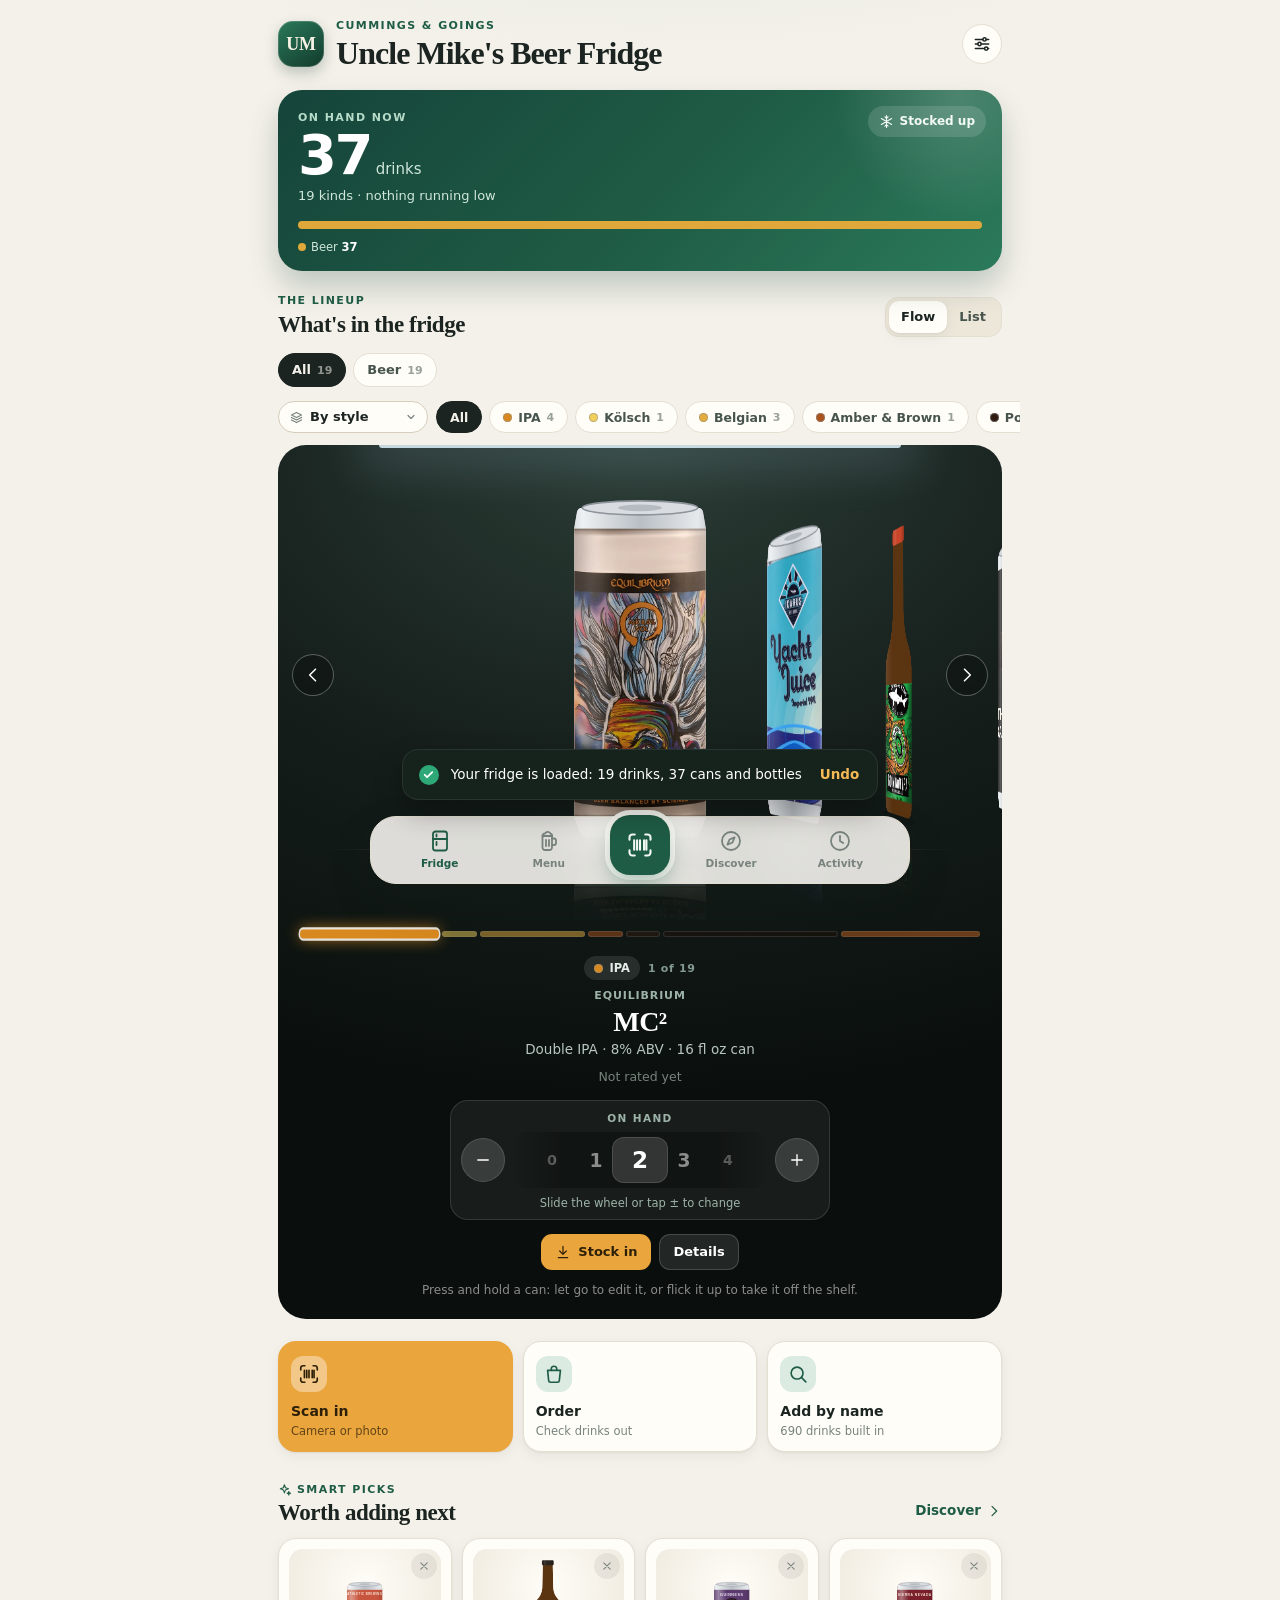
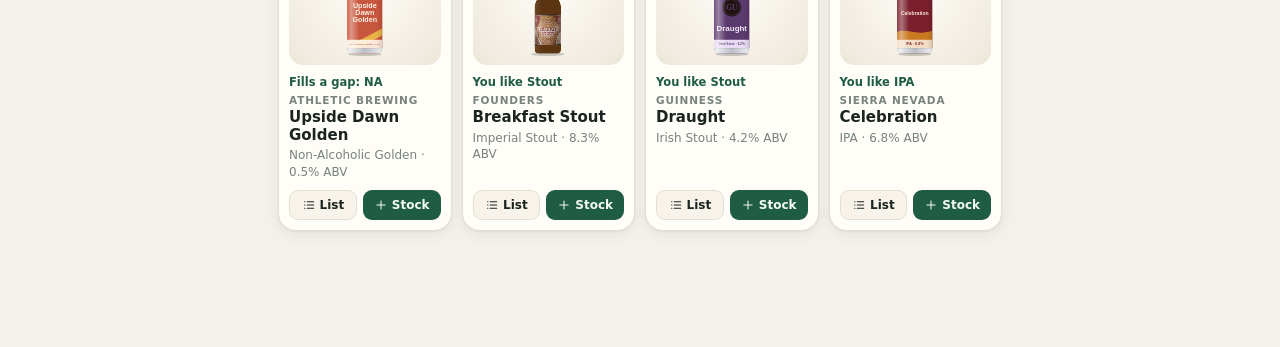
<file: index.html>
<!doctype html>
<html lang="en">
  <head>
    <meta charset="UTF-8" />
    <meta name="viewport" content="width=device-width, initial-scale=1, viewport-fit=cover" />
    <meta name="theme-color" content="#f4f1ea" media="(prefers-color-scheme: light)" />
    <meta name="theme-color" content="#0f1513" media="(prefers-color-scheme: dark)" />
    <meta name="description" content="Scan-first beverage fridge inventory with a guest menu, cover flow and local brewery suggestions." />
    <meta name="robots" content="noindex" />
    <meta name="apple-mobile-web-app-capable" content="yes" />
    <meta name="apple-mobile-web-app-status-bar-style" content="default" />
    <meta name="apple-mobile-web-app-title" content="Beer Fridge" />
    <link rel="manifest" href="manifest.webmanifest" />
    <link rel="icon" href="icons/icon.svg" type="image/svg+xml" />
    <link rel="apple-touch-icon" href="icons/apple-touch-icon.png" />
    <link rel="stylesheet" href="styles.css" />
    <title>Uncle Mike's Beer Fridge</title>
  </head>
  <body>
    <svg width="0" height="0" style="position:absolute" aria-hidden="true">
      <defs>
        <symbol id="i-fridge" viewBox="0 0 24 24"><rect x="5" y="2.5" width="14" height="19" rx="2.5"/><path d="M5 10h14M8.5 5.5v2M8.5 13v3"/></symbol>
        <symbol id="i-mug" viewBox="0 0 24 24"><path d="M5.5 7h9.5v11.5A2.5 2.5 0 0 1 12.5 21h-4.5a2.5 2.5 0 0 1-2.5-2.5z"/><path d="M15 9.5h2a2 2 0 0 1 2 2v2.5a2 2 0 0 1-2 2h-2"/><path d="M5.5 7a2.5 2.5 0 0 1 2.6-2.5 3 3 0 0 1 5.4.2A2 2 0 0 1 15 7"/><path d="M9 11v6M12 11v6"/></symbol>
        <symbol id="i-scan" viewBox="0 0 24 24"><path d="M3 7.5V5.5A2.5 2.5 0 0 1 5.5 3h2M16.5 3h2A2.5 2.5 0 0 1 21 5.5v2M21 16.5v2a2.5 2.5 0 0 1-2.5 2.5h-2M7.5 21h-2A2.5 2.5 0 0 1 3 18.5v-2"/><path d="M7 8v8M9.5 8v8M12 8v8M15.5 8v8M17.5 8v8"/></symbol>
        <symbol id="i-compass" viewBox="0 0 24 24"><circle cx="12" cy="12" r="9"/><path d="M15.6 8.4l-2.1 5.1-5.1 2.1 2.1-5.1z"/></symbol>
        <symbol id="i-clock" viewBox="0 0 24 24"><circle cx="12" cy="12" r="9"/><path d="M12 7v5l3.2 2"/></symbol>
        <symbol id="i-sliders" viewBox="0 0 24 24"><path d="M4 6.5h9M17 6.5h3M4 12h3M11 12h9M4 17.5h11M19 17.5h1"/><circle cx="15" cy="6.5" r="2"/><circle cx="9" cy="12" r="2"/><circle cx="17" cy="17.5" r="2"/></symbol>
        <symbol id="i-search" viewBox="0 0 24 24"><circle cx="11" cy="11" r="6.5"/><path d="M16 16l4.5 4.5"/></symbol>
        <symbol id="i-plus" viewBox="0 0 24 24"><path d="M12 5v14M5 12h14"/></symbol>
        <symbol id="i-minus" viewBox="0 0 24 24"><path d="M5 12h14"/></symbol>
        <symbol id="i-x" viewBox="0 0 24 24"><path d="M6.5 6.5l11 11M17.5 6.5l-11 11"/></symbol>
        <symbol id="i-check" viewBox="0 0 24 24"><path d="M5 12.5l4.5 4.5L19 7.5"/></symbol>
        <symbol id="i-flash" viewBox="0 0 24 24"><path d="M13 2.5L5.5 13H11l-1 8.5L18.5 11H13z"/></symbol>
        <symbol id="i-camera" viewBox="0 0 24 24"><path d="M4 8.5A2.5 2.5 0 0 1 6.5 6h1.8l1.4-2h4.6l1.4 2h1.8A2.5 2.5 0 0 1 20 8.5v8a2.5 2.5 0 0 1-2.5 2.5h-11A2.5 2.5 0 0 1 4 16.5z"/><circle cx="12" cy="12.5" r="3.5"/></symbol>
        <symbol id="i-pin" viewBox="0 0 24 24"><path d="M12 21s-6.5-5.6-6.5-11a6.5 6.5 0 0 1 13 0c0 5.4-6.5 11-6.5 11z"/><circle cx="12" cy="10" r="2.4"/></symbol>
        <symbol id="i-locate" viewBox="0 0 24 24"><circle cx="12" cy="12" r="7"/><circle cx="12" cy="12" r="2"/><path d="M12 2.5v3M12 18.5v3M2.5 12h3M18.5 12h3"/></symbol>
        <symbol id="i-share" viewBox="0 0 24 24"><path d="M12 3v12M7.5 7.5L12 3l4.5 4.5"/><path d="M5 12v6.5A2.5 2.5 0 0 0 7.5 21h9a2.5 2.5 0 0 0 2.5-2.5V12"/></symbol>
        <symbol id="i-copy" viewBox="0 0 24 24"><rect x="8.5" y="8.5" width="12" height="12" rx="2.5"/><path d="M15.5 8.5V6A2.5 2.5 0 0 0 13 3.5H6A2.5 2.5 0 0 0 3.5 6v7A2.5 2.5 0 0 0 6 15.5h2.5"/></symbol>
        <symbol id="i-star" viewBox="0 0 24 24"><path d="M12 3.5l2.6 5.3 5.9.9-4.3 4.1 1 5.8L12 16.9l-5.2 2.7 1-5.8-4.3-4.1 5.9-.9z"/></symbol>
        <symbol id="i-bag" viewBox="0 0 24 24"><path d="M5 8h14l-1.2 11.2A2 2 0 0 1 15.8 21H8.2a2 2 0 0 1-2-1.8z"/><path d="M9 8V6.5a3 3 0 0 1 6 0V8"/></symbol>
        <symbol id="i-list" viewBox="0 0 24 24"><path d="M9 6.5h11M9 12h11M9 17.5h11M4.5 6.5h.5M4.5 12h.5M4.5 17.5h.5"/></symbol>
        <symbol id="i-left" viewBox="0 0 24 24"><path d="M15 5l-7 7 7 7"/></symbol>
        <symbol id="i-right" viewBox="0 0 24 24"><path d="M9 5l7 7-7 7"/></symbol>
        <symbol id="i-trash" viewBox="0 0 24 24"><path d="M4 7h16M10 11v6M14 11v6M6 7l1 12.5A1.5 1.5 0 0 0 8.5 21h7a1.5 1.5 0 0 0 1.5-1.5L18 7M9 7V4.5A1.5 1.5 0 0 1 10.5 3h3A1.5 1.5 0 0 1 15 4.5V7"/></symbol>
        <symbol id="i-edit" viewBox="0 0 24 24"><path d="M4 20h4L19 9a2.8 2.8 0 0 0-4-4L4 16z"/><path d="M13.5 6.5l4 4"/></symbol>
        <symbol id="i-spark" viewBox="0 0 24 24"><path d="M11 3l1.8 5.2L18 10l-5.2 1.8L11 17l-1.8-5.2L4 10l5.2-1.8z"/><path d="M18.5 14.5l.8 2.2 2.2.8-2.2.8-.8 2.2-.8-2.2-2.2-.8 2.2-.8z"/></symbol>
        <symbol id="i-snow" viewBox="0 0 24 24"><path d="M12 2.5v19M3.8 7.2l16.4 9.6M20.2 7.2L3.8 16.8"/><path d="M9.5 4.5L12 7l2.5-2.5M9.5 19.5L12 17l2.5 2.5"/></symbol>
        <symbol id="i-image" viewBox="0 0 24 24"><rect x="3.5" y="5" width="17" height="14" rx="2.5"/><circle cx="9" cy="10" r="1.6"/><path d="M20.5 16l-5-5-8.5 8"/></symbol>
        <symbol id="i-globe" viewBox="0 0 24 24"><circle cx="12" cy="12" r="9"/><path d="M3 12h18M12 3a14 14 0 0 1 0 18M12 3a14 14 0 0 0 0 18"/></symbol>
        <symbol id="i-in" viewBox="0 0 24 24"><path d="M12 3.5v12M7 10.5l5 5 5-5M5 20.5h14"/></symbol>
        <symbol id="i-out" viewBox="0 0 24 24"><path d="M12 20.5v-12M7 13.5l5-5 5 5M5 3.5h14"/></symbol>
      </defs>
    </svg>

    <a class="skip-link" href="#main">Skip to content</a>

    <main class="app-shell" id="main">
      <!-- ============================== FRIDGE (home) ============================== -->
      <section class="screen is-active" id="screen-home" data-route="" aria-labelledby="fridge-title">
        <header class="topbar">
          <div class="brand-mark" aria-hidden="true">UM</div>
          <div class="topbar-text">
            <p class="eyebrow">Cummings &amp; Goings</p>
            <h1 id="fridge-title">Uncle Mike's Beer Fridge</h1>
          </div>
          <button class="icon-btn" id="open-settings" type="button" aria-label="Settings"><svg><use href="#i-sliders"/></svg></button>
        </header>

        <section class="hero" id="hero" aria-label="Fridge summary">
          <div class="hero-glow" aria-hidden="true"></div>
          <div class="hero-main">
            <p class="eyebrow">On hand now</p>
            <p class="hero-total"><strong id="hero-total">0</strong> <span>drinks</span></p>
            <p class="hero-sub" id="hero-sub">0 kinds</p>
          </div>
          <div class="hero-status" id="hero-status"><svg aria-hidden="true"><use href="#i-snow"/></svg><span>Stocked up</span></div>
          <div class="hero-bar" id="hero-bar" aria-hidden="true"></div>
          <ul class="hero-legend" id="hero-legend"></ul>
        </section>

        <section class="section" id="lineup" aria-labelledby="lineup-title">
          <div class="section-head">
            <div><p class="eyebrow">The lineup</p><h2 id="lineup-title">What's in the fridge</h2></div>
            <div class="seg" id="inv-view" role="group" aria-label="Lineup layout">
              <button type="button" data-inv-view="flow" aria-pressed="true">Flow</button>
              <button type="button" data-inv-view="list" aria-pressed="false">List</button>
            </div>
          </div>
          <div class="lineup-tools">
            <label class="search-field"><svg aria-hidden="true"><use href="#i-search"/></svg><input id="inv-search" type="search" placeholder="Search the fridge" autocomplete="off" enterkeyhint="search" /></label>
            <label class="select-pill"><span class="visually-hidden">Sort</span>
              <select id="inv-sort">
                <option value="count">Most stocked</option>
                <option value="low">Running low first</option>
                <option value="name">A–Z</option>
                <option value="recent">Recently added</option>
                <option value="rating">Top rated</option>
              </select>
            </label>
          </div>
          <div class="chips" id="inv-type-chips" role="group" aria-label="Filter by type"></div>
          <div class="group-row" id="inv-group-row">
            <label class="select-pill group-pill"><span class="visually-hidden">Group by</span>
              <select id="inv-group-by" data-group-by="inv"></select>
            </label>
            <div class="chips" id="inv-group-chips" role="group" aria-label="Show one group"></div>
          </div>

          <section class="stage" id="inv-flow" aria-label="Cover flow of the fridge" hidden>
            <div class="coverflow" id="inv-coverflow" tabindex="0" role="listbox" aria-label="Drinks in the fridge">
              <button class="cf-nav cf-prev" type="button" aria-label="Previous drink"><svg><use href="#i-left"/></svg></button>
              <div class="cf-track"></div>
              <button class="cf-nav cf-next" type="button" aria-label="Next drink"><svg><use href="#i-right"/></svg></button>
            </div>
            <div class="cf-map" id="inv-map" hidden></div>
            <div class="cf-caption cf-caption-owner">
              <div id="inv-cap-info" aria-live="polite"></div>
              <div class="count-ctl" id="inv-count-ctl">
                <p class="count-label">On hand</p>
                <div class="count-row">
                  <button class="count-step" type="button" data-wheel-step="-1" aria-label="One fewer"><svg aria-hidden="true"><use href="#i-minus"/></svg></button>
                  <div class="wheel" role="spinbutton" tabindex="0" aria-label="Number on hand">
                    <div class="wheel-track"></div>
                  </div>
                  <button class="count-step" type="button" data-wheel-step="1" aria-label="One more"><svg aria-hidden="true"><use href="#i-plus"/></svg></button>
                </div>
                <p class="count-note"></p>
              </div>
              <div class="cap-actions" id="inv-cap-actions"></div>
              <p class="cap-hint">Press and hold a can: let go to edit it, or flick it up to take it off the shelf.</p>
            </div>
          </section>
          <div class="inventory-list" id="inventory-list"></div>
          <div class="empty" id="inv-empty" hidden></div>
          <button class="text-btn out-link" type="button" id="inv-out" data-go-run="1" hidden><svg aria-hidden="true"><use href="#i-list"/></svg><span id="inv-out-text"></span></button>
        </section>

        <div class="quick-actions">
          <button class="qa qa-primary" type="button" data-open-add="scan"><svg aria-hidden="true"><use href="#i-scan"/></svg><span><b>Scan in</b><small>Camera or photo</small></span></button>
          <button class="qa" type="button" data-go="menu"><svg aria-hidden="true"><use href="#i-bag"/></svg><span><b>Order</b><small>Check drinks out</small></span></button>
          <button class="qa" type="button" data-open-add="search"><svg aria-hidden="true"><use href="#i-search"/></svg><span><b>Add by name</b><small id="qa-catalog-count">Search the catalog</small></span></button>
        </div>

        <section class="section" id="low-section" hidden aria-labelledby="low-title">
          <div class="section-head">
            <div><p class="eyebrow warn">Heads up</p><h2 id="low-title">Running low</h2></div>
            <button class="text-btn" type="button" id="low-to-run"><svg aria-hidden="true"><use href="#i-list"/></svg>Add to beer run</button>
          </div>
          <div class="h-scroll" id="low-list"></div>
        </section>

        <section class="section" id="picks-section" aria-labelledby="picks-title">
          <div class="section-head">
            <div><p class="eyebrow"><svg class="eyebrow-icon" aria-hidden="true"><use href="#i-spark"/></svg>Smart picks</p><h2 id="picks-title">Worth adding next</h2></div>
            <button class="text-btn" type="button" data-go="discover">Discover<svg aria-hidden="true"><use href="#i-right"/></svg></button>
          </div>
          <div class="pick-grid" id="home-picks"></div>
        </section>
      </section>

      <!-- ============================== MENU ============================== -->
      <section class="screen" id="screen-menu" data-route="menu" aria-labelledby="menu-title">
        <div class="guest-banner" id="guest-banner" hidden>
          <svg aria-hidden="true"><use href="#i-fridge"/></svg>
          <p><b id="guest-name">The fridge</b><span id="guest-when">Menu snapshot</span></p>
        </div>
        <header class="screen-head">
          <div>
            <p class="eyebrow" id="menu-eyebrow">Available now</p>
            <h1 id="menu-title">Fridge Menu</h1>
            <p class="screen-sub" id="menu-subtitle">Swipe through what's cold. Tap a drink to order it.</p>
          </div>
          <div class="seg" id="menu-view" role="group" aria-label="Menu layout">
            <button type="button" data-view="flow" aria-pressed="true">Flow</button>
            <button type="button" data-view="grid" aria-pressed="false">Grid</button>
          </div>
        </header>
        <div class="chips" id="menu-type-chips" role="group" aria-label="Filter menu by type"></div>
        <div class="group-row" id="menu-group-row">
          <label class="select-pill group-pill"><span class="visually-hidden">Group by</span>
            <select id="menu-group-by" data-group-by="menu"></select>
          </label>
          <div class="chips" id="menu-group-chips" role="group" aria-label="Show one group"></div>
        </div>

        <section class="stage" id="menu-flow" aria-label="Cover flow of drinks">
          <div class="coverflow" id="menu-coverflow" tabindex="0" role="listbox" aria-label="Drinks in the fridge" aria-describedby="menu-caption">
            <button class="cf-nav cf-prev" type="button" aria-label="Previous drink"><svg><use href="#i-left"/></svg></button>
            <div class="cf-track"></div>
            <button class="cf-nav cf-next" type="button" aria-label="Next drink"><svg><use href="#i-right"/></svg></button>
          </div>
          <div class="cf-map" id="menu-map" hidden></div>
          <div class="cf-caption" id="menu-caption" aria-live="polite"></div>
        </section>
        <div class="menu-grid" id="menu-grid" hidden></div>
        <div class="empty" id="menu-empty" hidden></div>

        <section class="share-card owner-only" id="share-card" aria-labelledby="share-title">
          <div class="share-copy">
            <p class="eyebrow">For guests</p>
            <h2 id="share-title">Share the menu</h2>
            <p id="share-note">Guests scan this to see what's cold right now, no app needed.</p>
            <div class="share-actions">
              <button class="btn btn-small" type="button" id="share-btn"><svg aria-hidden="true"><use href="#i-share"/></svg>Share link</button>
              <button class="btn btn-small btn-ghost" type="button" id="copy-link"><svg aria-hidden="true"><use href="#i-copy"/></svg>Copy</button>
            </div>
          </div>
          <div class="qr-card"><div class="qr" id="share-qr" aria-busy="true"></div><span>Scan for the menu</span></div>
        </section>
      </section>

      <!-- ============================== DISCOVER ============================== -->
      <section class="screen" id="screen-discover" data-route="discover" aria-labelledby="discover-title">
        <header class="screen-head">
          <div>
            <p class="eyebrow"><svg class="eyebrow-icon" aria-hidden="true"><use href="#i-spark"/></svg>Smart suggest</p>
            <h1 id="discover-title">Discover</h1>
            <p class="screen-sub">Local breweries, seasonal picks and ideas based on what actually gets drunk.</p>
          </div>
        </header>

        <section class="loc-card" id="loc-card" aria-label="Fridge location">
          <div class="loc-row">
            <span class="loc-icon"><svg aria-hidden="true"><use href="#i-pin"/></svg></span>
            <div class="loc-text"><b id="loc-label">Set the fridge's home base</b><span id="loc-status">See breweries near you and beers brewed in your state.</span></div>
            <button class="text-btn" type="button" id="loc-change" hidden>Change</button>
          </div>
          <form class="loc-form" id="loc-form">
            <label class="search-field"><svg aria-hidden="true"><use href="#i-pin"/></svg><input id="loc-input" placeholder="ZIP code or city" autocomplete="postal-code" enterkeyhint="go" /></label>
            <button class="btn btn-small" type="submit">Set</button>
            <button class="btn btn-small btn-ghost" type="button" id="loc-device"><svg aria-hidden="true"><use href="#i-locate"/></svg>Use my location</button>
          </form>
        </section>

        <section class="section occasion" id="occasion-section" hidden aria-labelledby="occasion-title">
          <div class="occasion-head"><p class="eyebrow">Right now</p><h2 id="occasion-title"></h2><p id="occasion-blurb"></p></div>
          <div class="h-scroll" id="occasion-list"></div>
        </section>

        <div id="gaps-list"></div>

        <section class="section" id="breweries-section" hidden aria-labelledby="breweries-title">
          <div class="section-head"><div><p class="eyebrow">Within driving distance</p><h2 id="breweries-title">Breweries near you</h2></div><button class="text-btn" type="button" id="breweries-more" hidden>Show all</button></div>
          <div class="brewery-list" id="breweries-list"></div>
          <p class="credit">Brewery data: <a href="https://www.openbrewerydb.org/" target="_blank" rel="noopener">Open Brewery DB</a></p>
        </section>

        <section class="section" id="local-section" hidden aria-labelledby="local-title">
          <div class="section-head"><div><p class="eyebrow">Close to home</p><h2 id="local-title">Brewed near you</h2></div></div>
          <div class="h-scroll" id="local-list"></div>
        </section>

        <section class="section" id="foryou-section" aria-labelledby="foryou-title">
          <div class="section-head"><div><p class="eyebrow" id="foryou-reason">Based on ratings and checkouts</p><h2 id="foryou-title">Picked for this fridge</h2></div></div>
          <div class="h-scroll" id="foryou-list"></div>
        </section>

        <section class="section" id="seasonal-section" aria-labelledby="seasonal-title">
          <div class="section-head"><div><p class="eyebrow">Seasonal</p><h2 id="seasonal-title">In season now</h2></div></div>
          <div class="h-scroll" id="seasonal-list"></div>
        </section>

        <section class="section run-card" id="run-section" aria-labelledby="run-title">
          <div class="section-head">
            <div><p class="eyebrow"><svg class="eyebrow-icon" aria-hidden="true"><use href="#i-list"/></svg>Shopping list</p><h2 id="run-title">Beer run</h2></div>
            <button class="text-btn" type="button" id="run-share"><svg aria-hidden="true"><use href="#i-share"/></svg>Share list</button>
          </div>
          <div class="run-list" id="run-list"></div>
        </section>

        <section class="section" id="browse-section" aria-labelledby="browse-title">
          <div class="section-head"><div><p class="eyebrow" id="browse-count">The catalog</p><h2 id="browse-title">Browse every drink</h2></div></div>
          <label class="search-field"><svg aria-hidden="true"><use href="#i-search"/></svg><input id="browse-input" type="search" placeholder="Brewery, beer, style…" autocomplete="off" enterkeyhint="search" /></label>
          <div class="chips" id="browse-chips" role="group" aria-label="Filter catalog by type"></div>
          <div class="result-list" id="browse-list"></div>
        </section>
      </section>

      <!-- ============================== ACTIVITY ============================== -->
      <section class="screen" id="screen-activity" data-route="activity" aria-labelledby="activity-title">
        <header class="screen-head">
          <div>
            <p class="eyebrow">The ledger</p>
            <h1 id="activity-title">Cummings &amp; Goings</h1>
            <p class="screen-sub">Every drink in and out of the fridge.</p>
          </div>
        </header>
        <div class="stat-row" id="act-stats"></div>
        <div class="activity-list" id="activity-list"></div>
      </section>
    </main>

    <div class="order-bar" id="order-bar" hidden>
      <span class="order-icon"><svg aria-hidden="true"><use href="#i-bag"/></svg></span>
      <div><b id="order-summary">0 drinks</b><small>Tap review to check out</small></div>
      <button class="btn btn-amber" type="button" id="order-review">Review</button>
    </div>

    <nav class="tab-bar" aria-label="Main">
      <button class="tab is-active" type="button" data-screen="screen-home"><svg aria-hidden="true"><use href="#i-fridge"/></svg><span>Fridge</span></button>
      <button class="tab" type="button" data-screen="screen-menu"><svg aria-hidden="true"><use href="#i-mug"/></svg><span>Menu</span></button>
      <button class="tab tab-scan" type="button" id="tab-scan" aria-label="Scan drinks in"><svg aria-hidden="true"><use href="#i-scan"/></svg></button>
      <button class="tab" type="button" data-screen="screen-discover"><svg aria-hidden="true"><use href="#i-compass"/></svg><span>Discover</span></button>
      <button class="tab" type="button" data-screen="screen-activity"><svg aria-hidden="true"><use href="#i-clock"/></svg><span>Activity</span></button>
    </nav>

    <!-- ============================== ADD / SCAN SHEET ============================== -->
    <dialog class="sheet sheet-tall" id="sheet-add" aria-labelledby="add-title">
      <div class="sheet-panel add-panel">
        <header class="sheet-head">
          <h2 class="visually-hidden" id="add-title">Add drinks</h2>
          <div class="seg seg-dark" id="add-mode" role="group" aria-label="How to add">
            <button type="button" data-mode="scan" aria-pressed="true"><svg aria-hidden="true"><use href="#i-scan"/></svg>Scan</button>
            <button type="button" data-mode="search" aria-pressed="false"><svg aria-hidden="true"><use href="#i-search"/></svg>Search</button>
          </div>
          <button class="icon-btn" type="button" data-close aria-label="Close"><svg><use href="#i-x"/></svg></button>
        </header>

        <div class="scan-stage" id="scan-stage">
          <video id="scan-video" playsinline muted autoplay></video>
          <div class="reticle" aria-hidden="true"><i></i><i></i><i></i><i></i><span class="laser"></span></div>
          <p class="scan-status" id="scan-status" aria-live="polite">Starting camera…</p>
          <div class="scan-tools">
            <button class="round-btn" type="button" id="torch-btn" hidden aria-pressed="false" aria-label="Flashlight"><svg><use href="#i-flash"/></svg></button>
            <label class="round-btn" id="photo-btn" aria-label="Scan from a photo"><svg aria-hidden="true"><use href="#i-camera"/></svg><input type="file" id="photo-input" accept="image/*" capture="environment" /></label>
          </div>
          <div class="scan-fallback" id="scan-fallback" hidden>
            <svg aria-hidden="true"><use href="#i-camera"/></svg>
            <p id="scan-fallback-msg">Camera unavailable.</p>
            <div class="scan-fallback-actions">
              <label class="btn btn-small btn-amber"><svg aria-hidden="true"><use href="#i-camera"/></svg>Take a photo<input type="file" id="photo-input-2" accept="image/*" capture="environment" /></label>
              <button class="btn btn-small btn-glass" type="button" id="scan-retry">Try again</button>
            </div>
          </div>
          <div class="session-strip" id="session-strip" aria-live="polite"></div>
        </div>

        <div class="add-search">
          <label class="search-field search-big"><svg aria-hidden="true"><use href="#i-search"/></svg><input id="add-query" type="search" inputmode="search" placeholder="Search drinks or type a UPC" autocomplete="off" enterkeyhint="search" /></label>
          <p class="add-hint" id="add-hint"></p>
          <div class="result-list" id="add-results" role="listbox" aria-label="Matching drinks"></div>
          <button class="text-btn add-custom" type="button" id="add-custom"><svg aria-hidden="true"><use href="#i-plus"/></svg>Can't find it? Add a new drink</button>
        </div>

        <section class="confirm" id="confirm" hidden aria-labelledby="confirm-name">
          <div class="confirm-top">
            <div class="confirm-art" id="confirm-art"></div>
            <div class="confirm-info">
              <span class="badge" id="confirm-source">Catalog</span>
              <p class="confirm-brand" id="confirm-brand"></p>
              <h3 id="confirm-name">Drink</h3>
              <p class="confirm-meta" id="confirm-meta"></p>
              <p class="confirm-stock" id="confirm-stock"></p>
            </div>
            <button class="icon-btn icon-btn-small" type="button" id="confirm-close" aria-label="Dismiss"><svg><use href="#i-x"/></svg></button>
          </div>
          <div class="qty-row">
            <div class="qty-chips" id="qty-chips" role="group" aria-label="Quick quantity">
              <button type="button" data-qty="1">1</button><button type="button" data-qty="4">4</button><button type="button" data-qty="6">6</button><button type="button" data-qty="12">12</button><button type="button" data-qty="24">24</button>
            </div>
            <div class="stepper" role="group" aria-label="Quantity">
              <button type="button" data-step="-1" aria-label="One fewer"><svg><use href="#i-minus"/></svg></button>
              <output id="confirm-qty">1</output>
              <button type="button" data-step="1" aria-label="One more"><svg><use href="#i-plus"/></svg></button>
            </div>
          </div>
          <button class="btn btn-primary btn-block" type="button" id="confirm-add">Add to fridge</button>
          <div class="confirm-links">
            <button class="text-btn" type="button" id="confirm-edit"><svg aria-hidden="true"><use href="#i-edit"/></svg>Edit details</button>
            <button class="text-btn" type="button" id="confirm-other">Not this one?</button>
          </div>
          <div class="alts" id="confirm-alts" hidden></div>
        </section>

        <footer class="add-foot">
          <label class="switch"><input type="checkbox" id="rapid-toggle" /><span class="switch-ui" aria-hidden="true"></span>Keep scanning after each add</label>
          <button class="btn btn-small btn-ghost" type="button" data-close>Done</button>
        </footer>
      </div>
    </dialog>

    <!-- ============================== ITEM DETAIL ============================== -->
    <dialog class="sheet" id="sheet-item" aria-labelledby="item-name">
      <div class="sheet-panel item-panel">
        <div class="sheet-handle" aria-hidden="true"></div>
        <button class="icon-btn sheet-x" type="button" data-close aria-label="Close"><svg><use href="#i-x"/></svg></button>
        <div class="item-hero">
          <div class="item-art" id="item-art"></div>
          <div class="item-heading">
            <p class="item-brand" id="item-brand"></p>
            <h2 id="item-name">Drink</h2>
            <p class="item-origin" id="item-origin"></p>
            <div class="tag-row" id="item-tags"></div>
            <button class="rating-line" type="button" id="item-rating"></button>
          </div>
        </div>
        <p class="item-desc" id="item-desc" hidden></p>
        <details class="brewery" id="item-brewery" hidden>
          <summary>
            <svg aria-hidden="true"><use href="#i-pin"/></svg>
            <span class="brewery-head"><b id="brewery-name"></b><small id="brewery-meta"></small></span>
            <svg class="brewery-chev" aria-hidden="true"><use href="#i-right"/></svg>
          </summary>
          <p id="brewery-about"></p>
          <a class="text-btn" id="brewery-link" target="_blank" rel="noopener noreferrer"><svg aria-hidden="true"><use href="#i-globe"/></svg><span></span></a>
        </details>

        <div class="item-guest" id="item-guest">
          <div class="order-line">
            <div><b id="item-available">0 available</b><small>Add it to your order</small></div>
            <div class="stepper stepper-lg" role="group" aria-label="Order quantity">
              <button type="button" data-order-step="-1" aria-label="Remove one"><svg><use href="#i-minus"/></svg></button>
              <output id="item-order-qty">0</output>
              <button type="button" data-order-step="1" aria-label="Add one"><svg><use href="#i-plus"/></svg></button>
            </div>
          </div>
        </div>

        <div class="item-owner owner-only" id="item-owner">
          <div class="count-ctl" id="item-count-ctl">
            <p class="count-label">On hand</p>
            <div class="count-row">
              <button class="count-step" type="button" data-wheel-step="-1" aria-label="One fewer"><svg aria-hidden="true"><use href="#i-minus"/></svg></button>
              <div class="wheel" role="spinbutton" tabindex="0" aria-label="Number on hand">
                <div class="wheel-track"></div>
              </div>
              <button class="count-step" type="button" data-wheel-step="1" aria-label="One more"><svg aria-hidden="true"><use href="#i-plus"/></svg></button>
            </div>
            <p class="count-note"></p>
          </div>
          <div class="owner-cell owner-cell-row">
            <span>Low-stock alert at</span>
            <div class="stepper" role="group" aria-label="Low-stock alert level">
              <button type="button" data-par-step="-1" aria-label="Lower"><svg><use href="#i-minus"/></svg></button>
              <output id="item-par">3</output>
              <button type="button" data-par-step="1" aria-label="Higher"><svg><use href="#i-plus"/></svg></button>
            </div>
          </div>
          <div class="item-actions">
            <button class="btn btn-small" type="button" id="item-stock"><svg aria-hidden="true"><use href="#i-in"/></svg>Stock in</button>
            <button class="btn btn-small btn-ghost" type="button" id="item-run"><svg aria-hidden="true"><use href="#i-list"/></svg>Beer run</button>
            <button class="btn btn-small btn-ghost" type="button" id="item-edit"><svg aria-hidden="true"><use href="#i-edit"/></svg>Edit</button>
            <button class="btn btn-small btn-ghost btn-danger" type="button" id="item-delete" aria-label="Delete drink"><svg aria-hidden="true"><use href="#i-trash"/></svg></button>
          </div>
          <p class="item-codes" id="item-codes"></p>
          <div class="item-history" id="item-history"></div>
        </div>
      </div>
    </dialog>

    <!-- ============================== EDIT / NEW DRINK ============================== -->
    <dialog class="sheet" id="sheet-form" aria-labelledby="form-title">
      <form class="sheet-panel form-panel" id="item-form" method="dialog" novalidate>
        <div class="sheet-handle" aria-hidden="true"></div>
        <button class="icon-btn sheet-x" type="button" data-close aria-label="Close"><svg><use href="#i-x"/></svg></button>
        <p class="eyebrow" id="form-eyebrow">New drink</p>
        <h2 id="form-title">Add a drink</h2>
        <p class="form-note" id="form-note"></p>
        <label class="field">Name<input id="f-name" required placeholder="e.g. All Day IPA" autocomplete="off" /></label>
        <label class="field">Brewery / brand<input id="f-brand" list="brand-options" placeholder="e.g. Founders" autocomplete="off" /></label>
        <datalist id="brand-options"></datalist>
        <div class="field-row">
          <label class="field">Type<select id="f-type"></select></label>
          <label class="field">Style<select id="f-style"></select></label>
        </div>
        <div class="field-row">
          <label class="field">ABV %<input id="f-abv" type="number" inputmode="decimal" min="0" max="70" step="0.1" placeholder="5.0" /></label>
          <label class="field">Size<input id="f-size" list="size-options" placeholder="12 fl oz" autocomplete="off" /></label>
        </div>
        <datalist id="size-options"></datalist>
        <div class="field-row">
          <label class="field">Brewed in (city)<input id="f-city" placeholder="City" autocomplete="off" /></label>
          <label class="field">State<input id="f-state" placeholder="ST" maxlength="2" autocomplete="off" /></label>
        </div>
        <div class="field-row" id="f-qty-row">
          <label class="field"><span id="f-qty-label">Adding now</span><input id="f-qty" type="number" inputmode="numeric" min="0" step="1" value="1" /></label>
          <label class="field">Low-stock alert at<input id="f-par" type="number" inputmode="numeric" min="0" step="1" placeholder="3" /></label>
        </div>
        <button class="btn btn-primary btn-block" type="submit" id="form-submit">Save</button>
      </form>
    </dialog>

    <!-- ============================== ORDER REVIEW ============================== -->
    <dialog class="sheet" id="sheet-order" aria-labelledby="order-title">
      <div class="sheet-panel order-panel">
        <div class="sheet-handle" aria-hidden="true"></div>
        <button class="icon-btn sheet-x" type="button" data-close aria-label="Close"><svg><use href="#i-x"/></svg></button>
        <p class="eyebrow">Checking out</p>
        <h2 id="order-title">Your order</h2>
        <div class="order-lines" id="order-lines"></div>
        <label class="field">Who's grabbing? <span class="optional">(optional)</span><input id="order-by" placeholder="Name" autocomplete="off" maxlength="24" /></label>
        <div class="chips chips-tight" id="order-names"></div>
        <button class="btn btn-primary btn-block" type="button" id="order-confirm">Check out</button>
        <button class="text-btn btn-block" type="button" id="order-clear">Clear order</button>
      </div>
    </dialog>

    <!-- ============================== RATE ============================== -->
    <dialog class="sheet" id="sheet-rate" aria-labelledby="rate-title">
      <div class="sheet-panel rate-panel">
        <div class="sheet-handle" aria-hidden="true"></div>
        <button class="icon-btn sheet-x" type="button" data-close aria-label="Close"><svg><use href="#i-x"/></svg></button>
        <p class="eyebrow">Quick rating</p>
        <h2 id="rate-title">How was it?</h2>
        <p class="form-note">Ratings shape the menu and the smart picks.</p>
        <div class="rate-list" id="rate-list"></div>
        <button class="btn btn-primary btn-block" type="button" data-close id="rate-done">Done</button>
      </div>
    </dialog>

    <!-- ============================== FRIDGE LIST (from a link) ============================== -->
    <dialog class="sheet sheet-tall" id="sheet-stock" aria-labelledby="stock-title">
      <div class="sheet-panel stock-panel">
        <div class="sheet-handle" aria-hidden="true"></div>
        <button class="icon-btn sheet-x" type="button" data-close aria-label="Close"><svg><use href="#i-x"/></svg></button>
        <p class="eyebrow">Fridge list</p>
        <h2 id="stock-title">Your fridge list</h2>
        <p class="form-note" id="stock-summary"></p>
        <p class="form-note stock-again" id="stock-again" hidden></p>
        <div class="stock-rows" id="stock-rows"></div>
        <label class="switch stock-drop" id="stock-drop-row"><input type="checkbox" id="stock-drop" checked /><span class="switch-ui" aria-hidden="true"></span><span id="stock-drop-text">Remove the sample drinks first</span></label>
        <button class="btn btn-primary btn-block" type="button" id="stock-apply">Add to fridge</button>
        <button class="text-btn btn-block" type="button" data-close>Not now</button>
      </div>
    </dialog>

    <!-- ============================== SETTINGS ============================== -->
    <dialog class="sheet sheet-tall" id="sheet-settings" aria-labelledby="settings-title">
      <div class="sheet-panel settings-panel">
        <div class="sheet-handle" aria-hidden="true"></div>
        <button class="icon-btn sheet-x" type="button" data-close aria-label="Close"><svg><use href="#i-x"/></svg></button>
        <p class="eyebrow">Fridge controls</p>
        <h2 id="settings-title">Settings</h2>

        <div class="settings-group">
          <label class="field">Fridge name<input id="s-name" maxlength="40" autocomplete="off" /></label>
          <div class="settings-row"><div><b>Home base</b><span id="s-loc">Not set</span></div><button class="text-btn" type="button" id="s-loc-edit">Change</button></div>
        </div>

        <div class="settings-group">
          <h3>Scanning</h3>
          <label class="switch"><input type="checkbox" id="s-rapid" /><span class="switch-ui" aria-hidden="true"></span>Keep scanning after each add</label>
          <label class="switch"><input type="checkbox" id="s-beep" /><span class="switch-ui" aria-hidden="true"></span>Beep when a barcode is read</label>
          <label class="field">Default low-stock alert<input id="s-par" type="number" inputmode="numeric" min="0" max="48" step="1" /></label>
          <details class="advanced">
            <summary>Advanced: extra UPC lookup</summary>
            <p>Open Food Facts is checked first. For wider US beer coverage you can deploy the small proxy in <code>tools/upc-proxy-worker.js</code> and paste its URL here (use <code>{code}</code> where the UPC goes).</p>
            <label class="field">Lookup URL<input id="s-proxy" type="url" inputmode="url" placeholder="https://your-worker.workers.dev/?upc={code}" autocomplete="off" /></label>
          </details>
        </div>

        <div class="settings-group">
          <h3>Your data</h3>
          <p class="form-note">Everything is stored on this device. Export a backup to move it or keep it safe.</p>
          <div class="settings-buttons">
            <button class="btn btn-small btn-ghost" type="button" id="s-export">Export backup</button>
            <label class="btn btn-small btn-ghost">Import backup<input type="file" id="s-import" accept="application/json,.json" /></label>
            <button class="btn btn-small btn-ghost" type="button" id="s-reset">Load demo fridge</button>
            <button class="btn btn-small btn-ghost btn-danger" type="button" id="s-erase">Erase everything</button>
          </div>
          <label class="field">Load a fridge list<input id="s-stock" inputmode="url" placeholder="Paste a list link" autocomplete="off" autocapitalize="off" spellcheck="false" /></label>
          <button class="btn btn-small btn-ghost" type="button" id="s-stock-go">Load list</button>
        </div>

        <div class="settings-group about">
          <h3>About the data</h3>
          <p id="s-about">Catalog loading…</p>
          <p>Barcode lookups: <a href="https://world.openfoodfacts.org/" target="_blank" rel="noopener">Open Food Facts</a> (ODbL). Breweries: <a href="https://www.openbrewerydb.org/" target="_blank" rel="noopener">Open Brewery DB</a>. Places: Zippopotam.us and Open-Meteo.</p>
        </div>
      </div>
    </dialog>

    <div class="toast" id="toast" role="status" aria-live="polite"><span id="toast-text"></span><button type="button" id="toast-action" hidden>Undo</button></div>

    <script type="module" src="js/app.js"></script>
  </body>
</html>
</file>
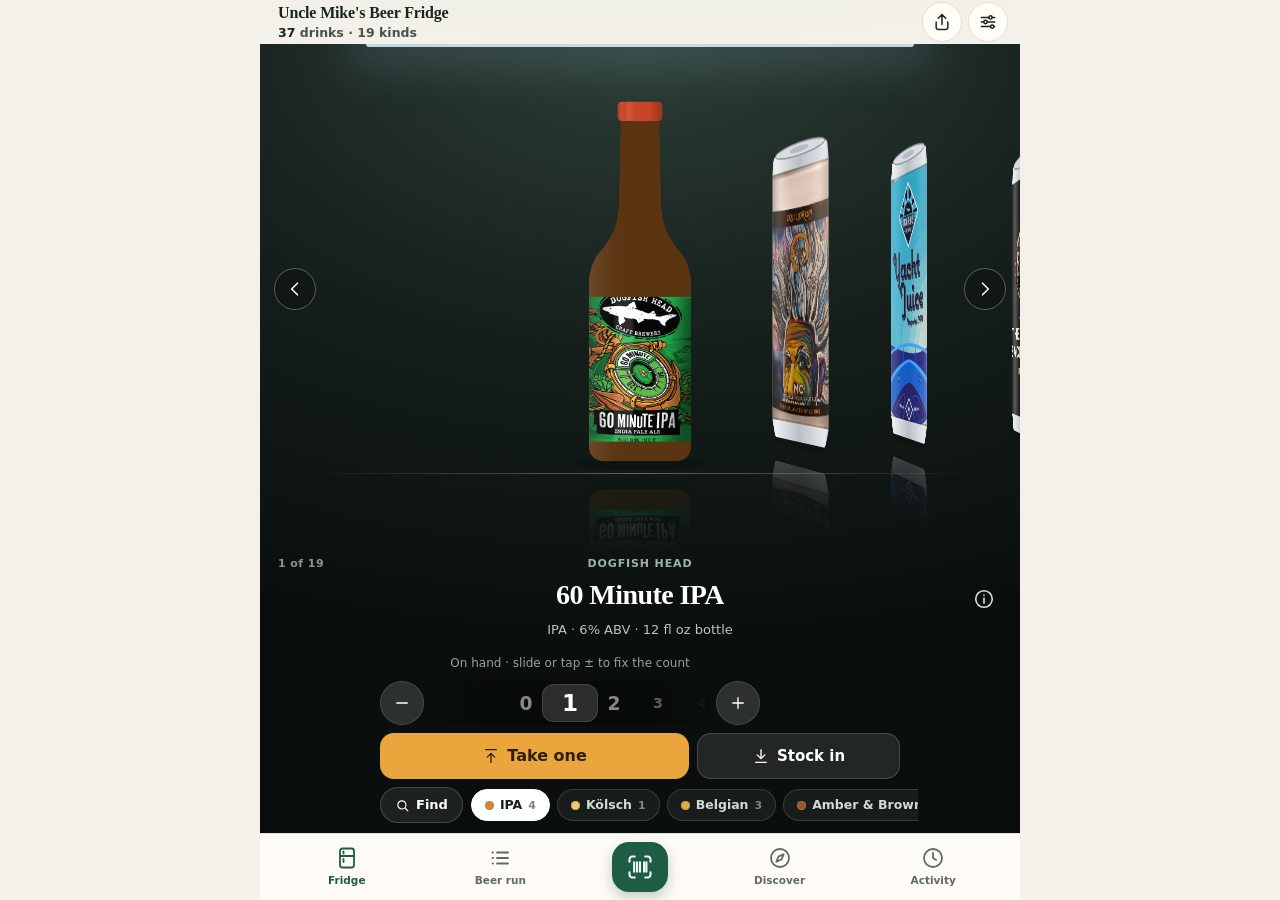
<file: next/index.html>
<!doctype html>
<html lang="en">
  <head>
    <meta charset="UTF-8" />
    <meta name="viewport" content="width=device-width, initial-scale=1, viewport-fit=cover" />
    <meta name="theme-color" content="#f4f1ea" media="(prefers-color-scheme: light)" />
    <meta name="theme-color" content="#0f1513" media="(prefers-color-scheme: dark)" />
    <meta name="description" content="Scan-first beverage fridge inventory with a guest menu, cover flow and local brewery suggestions." />
    <meta name="robots" content="noindex" />
    <meta name="apple-mobile-web-app-capable" content="yes" />
    <meta name="apple-mobile-web-app-status-bar-style" content="default" />
    <meta name="apple-mobile-web-app-title" content="Beer Fridge" />
    <link rel="manifest" href="manifest.webmanifest" />
    <link rel="icon" href="icons/icon.svg" type="image/svg+xml" />
    <link rel="apple-touch-icon" href="icons/apple-touch-icon.png" />
    <link rel="stylesheet" href="styles.css" />
    <title>Uncle Mike's Beer Fridge</title>
  </head>
  <body>
    <svg width="0" height="0" style="position:absolute" aria-hidden="true">
      <defs>
        <symbol id="i-fridge" viewBox="0 0 24 24"><rect x="5" y="2.5" width="14" height="19" rx="2.5"/><path d="M5 10h14M8.5 5.5v2M8.5 13v3"/></symbol>
        <symbol id="i-scan" viewBox="0 0 24 24"><path d="M3 7.5V5.5A2.5 2.5 0 0 1 5.5 3h2M16.5 3h2A2.5 2.5 0 0 1 21 5.5v2M21 16.5v2a2.5 2.5 0 0 1-2.5 2.5h-2M7.5 21h-2A2.5 2.5 0 0 1 3 18.5v-2"/><path d="M7 8v8M9.5 8v8M12 8v8M15.5 8v8M17.5 8v8"/></symbol>
        <symbol id="i-compass" viewBox="0 0 24 24"><circle cx="12" cy="12" r="9"/><path d="M15.6 8.4l-2.1 5.1-5.1 2.1 2.1-5.1z"/></symbol>
        <symbol id="i-clock" viewBox="0 0 24 24"><circle cx="12" cy="12" r="9"/><path d="M12 7v5l3.2 2"/></symbol>
        <symbol id="i-sliders" viewBox="0 0 24 24"><path d="M4 6.5h9M17 6.5h3M4 12h3M11 12h9M4 17.5h11M19 17.5h1"/><circle cx="15" cy="6.5" r="2"/><circle cx="9" cy="12" r="2"/><circle cx="17" cy="17.5" r="2"/></symbol>
        <symbol id="i-search" viewBox="0 0 24 24"><circle cx="11" cy="11" r="6.5"/><path d="M16 16l4.5 4.5"/></symbol>
        <symbol id="i-plus" viewBox="0 0 24 24"><path d="M12 5v14M5 12h14"/></symbol>
        <symbol id="i-minus" viewBox="0 0 24 24"><path d="M5 12h14"/></symbol>
        <symbol id="i-x" viewBox="0 0 24 24"><path d="M6.5 6.5l11 11M17.5 6.5l-11 11"/></symbol>
        <symbol id="i-check" viewBox="0 0 24 24"><path d="M5 12.5l4.5 4.5L19 7.5"/></symbol>
        <symbol id="i-flash" viewBox="0 0 24 24"><path d="M13 2.5L5.5 13H11l-1 8.5L18.5 11H13z"/></symbol>
        <symbol id="i-camera" viewBox="0 0 24 24"><path d="M4 8.5A2.5 2.5 0 0 1 6.5 6h1.8l1.4-2h4.6l1.4 2h1.8A2.5 2.5 0 0 1 20 8.5v8a2.5 2.5 0 0 1-2.5 2.5h-11A2.5 2.5 0 0 1 4 16.5z"/><circle cx="12" cy="12.5" r="3.5"/></symbol>
        <symbol id="i-pin" viewBox="0 0 24 24"><path d="M12 21s-6.5-5.6-6.5-11a6.5 6.5 0 0 1 13 0c0 5.4-6.5 11-6.5 11z"/><circle cx="12" cy="10" r="2.4"/></symbol>
        <symbol id="i-locate" viewBox="0 0 24 24"><circle cx="12" cy="12" r="7"/><circle cx="12" cy="12" r="2"/><path d="M12 2.5v3M12 18.5v3M2.5 12h3M18.5 12h3"/></symbol>
        <symbol id="i-share" viewBox="0 0 24 24"><path d="M12 3v12M7.5 7.5L12 3l4.5 4.5"/><path d="M5 12v6.5A2.5 2.5 0 0 0 7.5 21h9a2.5 2.5 0 0 0 2.5-2.5V12"/></symbol>
        <symbol id="i-copy" viewBox="0 0 24 24"><rect x="8.5" y="8.5" width="12" height="12" rx="2.5"/><path d="M15.5 8.5V6A2.5 2.5 0 0 0 13 3.5H6A2.5 2.5 0 0 0 3.5 6v7A2.5 2.5 0 0 0 6 15.5h2.5"/></symbol>
        <symbol id="i-star" viewBox="0 0 24 24"><path d="M12 3.5l2.6 5.3 5.9.9-4.3 4.1 1 5.8L12 16.9l-5.2 2.7 1-5.8-4.3-4.1 5.9-.9z"/></symbol>
        <symbol id="i-list" viewBox="0 0 24 24"><path d="M9 6.5h11M9 12h11M9 17.5h11M4.5 6.5h.5M4.5 12h.5M4.5 17.5h.5"/></symbol>
        <symbol id="i-left" viewBox="0 0 24 24"><path d="M15 5l-7 7 7 7"/></symbol>
        <symbol id="i-right" viewBox="0 0 24 24"><path d="M9 5l7 7-7 7"/></symbol>
        <symbol id="i-trash" viewBox="0 0 24 24"><path d="M4 7h16M10 11v6M14 11v6M6 7l1 12.5A1.5 1.5 0 0 0 8.5 21h7a1.5 1.5 0 0 0 1.5-1.5L18 7M9 7V4.5A1.5 1.5 0 0 1 10.5 3h3A1.5 1.5 0 0 1 15 4.5V7"/></symbol>
        <symbol id="i-edit" viewBox="0 0 24 24"><path d="M4 20h4L19 9a2.8 2.8 0 0 0-4-4L4 16z"/><path d="M13.5 6.5l4 4"/></symbol>
        <symbol id="i-spark" viewBox="0 0 24 24"><path d="M11 3l1.8 5.2L18 10l-5.2 1.8L11 17l-1.8-5.2L4 10l5.2-1.8z"/><path d="M18.5 14.5l.8 2.2 2.2.8-2.2.8-.8 2.2-.8-2.2-2.2-.8 2.2-.8z"/></symbol>
        <symbol id="i-globe" viewBox="0 0 24 24"><circle cx="12" cy="12" r="9"/><path d="M3 12h18M12 3a14 14 0 0 1 0 18M12 3a14 14 0 0 0 0 18"/></symbol>
        <symbol id="i-in" viewBox="0 0 24 24"><path d="M12 3.5v12M7 10.5l5 5 5-5M5 20.5h14"/></symbol>
        <symbol id="i-info" viewBox="0 0 24 24"><circle cx="12" cy="12" r="9"/><path d="M12 11v5.5M12 7.6v.2"/></symbol>
        <symbol id="i-undo" viewBox="0 0 24 24"><path d="M8.5 5L4 9.5 8.5 14"/><path d="M4.5 9.5H14a5.5 5.5 0 0 1 0 11h-3"/></symbol>
        <symbol id="i-out" viewBox="0 0 24 24"><path d="M12 20.5v-12M7 13.5l5-5 5 5M5 3.5h14"/></symbol>
      </defs>
    </svg>

    <a class="skip-link" href="#main">Skip to content</a>
    <div class="visually-hidden" id="announce" role="status" aria-live="polite"></div>
    <div class="visually-hidden" id="announce-can" aria-live="polite"></div>

    <div class="app-shell" id="app">
      <!-- The strip: the glance, on every owner screen. -->
      <header class="strip owner-only" id="strip">
        <div class="strip-text">
          <p class="strip-name" id="fridge-title">Uncle Mike's Beer Fridge</p>
          <button class="glance" type="button" id="inv-out" data-go-run="1">
            <span class="glance-main"><b id="hero-total">0</b> <span id="hero-drinks">drinks</span> · <span id="hero-sub">0 kinds</span></span><span class="glance-alert" id="glance-alert"></span><svg class="glance-go" aria-hidden="true"><use href="#i-right"/></svg>
          </button>
        </div>
        <button class="icon-btn" id="open-share" type="button" aria-label="Share the menu with guests"><svg><use href="#i-share"/></svg></button>
        <button class="icon-btn" id="open-settings" type="button" aria-label="Settings"><svg><use href="#i-sliders"/></svg></button>
      </header>

      <main class="faces" id="main">
        <!-- ============================== FRIDGE (the shelf) ============================== -->
        <section class="screen face-shelf is-active" id="screen-home" data-route="" aria-labelledby="face-home-title">
          <h1 class="visually-hidden" id="face-home-title" tabindex="-1">Fridge</h1>
          <div class="stage" id="inv-flow">
            <div class="cans">
              <div class="coverflow" id="inv-coverflow" tabindex="0" role="listbox" aria-label="Drinks in the fridge">
                <button class="cf-nav cf-prev" type="button" aria-label="Previous drink"><svg><use href="#i-left"/></svg></button>
                <div class="cf-track"></div>
                <button class="cf-nav cf-next" type="button" aria-label="Next drink"><svg><use href="#i-right"/></svg></button>
              </div>
              <div class="back" id="inv-back" role="region" aria-label="About this drink" tabindex="-1" hidden></div>
              <div class="stage-empty" id="inv-empty" hidden></div>
            </div>
            <div class="dock" id="inv-dock">
              <div class="cap">
                <div class="cap-info" id="inv-cap-info"></div>
                <button class="cap-more" type="button" id="inv-more" aria-expanded="false" aria-controls="inv-back" aria-label="Details"><svg aria-hidden="true"><use href="#i-info"/></svg></button>
              </div>
              <div class="ctl">
                <div class="count-ctl" id="inv-count-ctl">
                  <p class="count-label visually-hidden">On hand</p>
                  <p class="count-note"></p>
                  <div class="count-row">
                    <button class="count-step" type="button" data-wheel-step="-1" aria-label="One fewer"><svg aria-hidden="true"><use href="#i-minus"/></svg></button>
                    <div class="wheel" role="spinbutton" tabindex="0" aria-label="Number on hand">
                      <div class="wheel-track" aria-hidden="true"></div>
                    </div>
                    <button class="count-step" type="button" data-wheel-step="1" aria-label="One more"><svg aria-hidden="true"><use href="#i-plus"/></svg></button>
                  </div>
                </div>
                <div class="slip" id="slip" hidden></div>
              </div>
              <div class="cap-actions" id="inv-cap-actions"></div>
              <div class="rail" id="inv-rail">
                <button class="rail-btn" type="button" id="find-open" data-find="shelf"><svg aria-hidden="true"><use href="#i-search"/></svg>Find</button>
                <div class="chips rail-chips" id="inv-group-chips" role="group" aria-label="Jump to a group"></div>
              </div>
            </div>
          </div>
        </section>

        <!-- ============================== BEER RUN ============================== -->
        <section class="screen face-list owner-only" id="screen-run" data-route="run" aria-labelledby="face-run-title">
          <header class="face-head">
            <h1 id="face-run-title" tabindex="-1">Beer run</h1>
            <p class="face-sub" id="run-count"></p>
          </header>
          <div class="panel" id="run-panel">
            <div class="run-list" id="run-list"></div>
          </div>
          <div class="run-idea" id="run-idea" hidden></div>
          <div class="rail rail-light">
            <button class="btn btn-small btn-ghost" type="button" data-find="list"><svg aria-hidden="true"><use href="#i-plus"/></svg>Add to the list</button>
            <button class="btn btn-small btn-ghost" type="button" id="run-share"><svg aria-hidden="true"><use href="#i-share"/></svg>Share list</button>
          </div>
        </section>

        <!-- ============================== DISCOVER ============================== -->
        <section class="screen face-list owner-only" id="screen-discover" data-route="discover" aria-labelledby="discover-title">
          <header class="face-head face-head-tall">
            <p class="eyebrow" id="discover-eyebrow"><svg class="eyebrow-icon" aria-hidden="true"><use href="#i-spark"/></svg><span>Smart suggest</span></p>
            <h1 id="discover-title" tabindex="-1">Discover</h1>
            <p class="face-sub" id="discover-blurb"></p>
          </header>
          <div class="panel panel-x" id="discover-panel"></div>
          <div class="rail rail-light">
            <div class="chips rail-chips" id="discover-chips" role="group" aria-label="Kinds of suggestion"></div>
          </div>
        </section>

        <!-- ============================== ACTIVITY ============================== -->
        <section class="screen face-list owner-only" id="screen-activity" data-route="activity" aria-labelledby="activity-title">
          <header class="face-head face-head-tall">
            <h1 id="activity-title" tabindex="-1" aria-label="Activity: Cummings and Goings">Cummings &amp; Goings</h1>
            <p class="face-sub" id="act-summary"></p>
          </header>
          <div class="rail rail-light stat-row" id="act-stats" role="group" aria-label="Show"></div>
          <div class="panel" id="act-panel">
            <div class="act-undo" id="act-undo" hidden></div>
            <div class="act-round" id="act-round" hidden></div>
            <div class="activity-list" id="activity-list"></div>
          </div>
        </section>

        <!-- ============================== GUEST MENU (shared links only) ============================== -->
        <section class="screen face-shelf face-guest" id="screen-menu" data-route="menu" aria-labelledby="menu-title">
          <header class="strip strip-guest" id="guest-banner">
            <div class="strip-text">
              <h1 class="strip-name" id="menu-title" tabindex="-1"><span id="guest-name">The fridge</span></h1>
              <p class="glance" id="guest-when">Menu snapshot</p>
            </div>
          </header>
          <div class="stage" id="menu-flow">
            <div class="cans">
              <div class="coverflow" id="menu-coverflow" tabindex="0" role="listbox" aria-label="Drinks in the fridge" aria-describedby="menu-caption">
                <button class="cf-nav cf-prev" type="button" aria-label="Previous drink"><svg><use href="#i-left"/></svg></button>
                <div class="cf-track"></div>
                <button class="cf-nav cf-next" type="button" aria-label="Next drink"><svg><use href="#i-right"/></svg></button>
              </div>
              <div class="stage-empty" id="menu-empty" hidden></div>
            </div>
            <div class="dock" id="menu-dock">
              <div class="cap"><div class="cap-info" id="menu-caption"></div></div>
              <div class="story" id="menu-story"></div>
              <div class="rail">
                <button class="rail-btn" type="button" id="menu-find" data-find="guest"><svg aria-hidden="true"><use href="#i-list"/></svg><span id="menu-find-text">See all</span></button>
                <div class="chips rail-chips" id="menu-group-chips" role="group" aria-label="Jump to a group"></div>
              </div>
              <p class="guest-foot">A snapshot: ask the host for a fresh link. <a href="./" id="guest-home">Open your own fridge</a></p>
            </div>
          </div>
        </section>
      </main>

      <nav class="tab-bar" aria-label="Main">
        <button class="tab is-active" type="button" data-screen="screen-home"><svg aria-hidden="true"><use href="#i-fridge"/></svg><span>Fridge</span></button>
        <button class="tab" type="button" data-screen="screen-run" id="tab-run"><svg aria-hidden="true"><use href="#i-list"/></svg><span>Beer run</span></button>
        <button class="tab tab-scan" type="button" id="tab-scan" aria-label="Scan drinks in"><svg aria-hidden="true"><use href="#i-scan"/></svg></button>
        <button class="tab" type="button" data-screen="screen-discover"><svg aria-hidden="true"><use href="#i-compass"/></svg><span>Discover</span></button>
        <button class="tab" type="button" data-screen="screen-activity"><svg aria-hidden="true"><use href="#i-clock"/></svg><span>Activity</span></button>
      </nav>
    </div>

    <!-- ============================== ADD / SCAN SHEET ============================== -->
    <dialog class="sheet sheet-tall" id="sheet-add" aria-labelledby="add-title">
      <div class="sheet-panel add-panel">
        <header class="sheet-head">
          <h2 class="visually-hidden" id="add-title">Add drinks</h2>
          <div class="seg seg-dark" id="add-mode" role="group" aria-label="How to add">
            <button type="button" data-mode="scan" aria-pressed="true"><svg aria-hidden="true"><use href="#i-scan"/></svg>Scan</button>
            <button type="button" data-mode="search" aria-pressed="false"><svg aria-hidden="true"><use href="#i-search"/></svg>Search</button>
          </div>
          <button class="icon-btn" type="button" data-close aria-label="Close"><svg><use href="#i-x"/></svg></button>
        </header>

        <div class="scan-stage" id="scan-stage">
          <video id="scan-video" playsinline muted autoplay></video>
          <div class="reticle" aria-hidden="true"><i></i><i></i><i></i><i></i><span class="laser"></span></div>
          <p class="scan-status" id="scan-status" aria-live="polite">Starting camera…</p>
          <div class="scan-tools">
            <button class="round-btn" type="button" id="torch-btn" hidden aria-pressed="false" aria-label="Flashlight"><svg><use href="#i-flash"/></svg></button>
            <label class="round-btn" id="photo-btn" aria-label="Scan from a photo"><svg aria-hidden="true"><use href="#i-camera"/></svg><input type="file" id="photo-input" accept="image/*" capture="environment" /></label>
          </div>
          <div class="scan-fallback" id="scan-fallback" hidden>
            <svg aria-hidden="true"><use href="#i-camera"/></svg>
            <p id="scan-fallback-msg">Camera unavailable.</p>
            <div class="scan-fallback-actions">
              <label class="btn btn-small btn-amber"><svg aria-hidden="true"><use href="#i-camera"/></svg>Take a photo<input type="file" id="photo-input-2" accept="image/*" capture="environment" /></label>
              <button class="btn btn-small btn-glass" type="button" id="scan-retry">Try again</button>
            </div>
          </div>
          <div class="session-strip" id="session-strip" aria-live="polite"></div>
        </div>

        <div class="add-search">
          <label class="search-field search-big"><svg aria-hidden="true"><use href="#i-search"/></svg><input id="add-query" type="search" inputmode="search" placeholder="Search drinks or type a UPC" autocomplete="off" enterkeyhint="search" /></label>
          <p class="add-hint" id="add-hint"></p>
          <div class="result-list" id="add-results" aria-label="Matching drinks"></div>
          <button class="text-btn add-custom" type="button" id="add-custom"><svg aria-hidden="true"><use href="#i-plus"/></svg>Can't find it? Add a new drink</button>
        </div>

        <section class="confirm" id="confirm" hidden aria-labelledby="confirm-name">
          <div class="confirm-top">
            <div class="confirm-art" id="confirm-art"></div>
            <div class="confirm-info">
              <span class="badge" id="confirm-source">Catalog</span>
              <p class="confirm-brand" id="confirm-brand"></p>
              <h3 id="confirm-name">Drink</h3>
              <p class="confirm-meta" id="confirm-meta"></p>
              <p class="confirm-stock" id="confirm-stock"></p>
            </div>
            <button class="icon-btn icon-btn-small" type="button" id="confirm-close" aria-label="Dismiss"><svg><use href="#i-x"/></svg></button>
          </div>
          <div class="qty-row">
            <div class="qty-chips" id="qty-chips" role="group" aria-label="Quick quantity">
              <button type="button" data-qty="1">1</button><button type="button" data-qty="4">4</button><button type="button" data-qty="6">6</button><button type="button" data-qty="12">12</button><button type="button" data-qty="24">24</button>
            </div>
            <div class="stepper" role="group" aria-label="Quantity">
              <button type="button" data-step="-1" aria-label="One fewer"><svg><use href="#i-minus"/></svg></button>
              <output id="confirm-qty">1</output>
              <button type="button" data-step="1" aria-label="One more"><svg><use href="#i-plus"/></svg></button>
            </div>
          </div>
          <button class="btn btn-primary btn-block" type="button" id="confirm-add">Add to fridge</button>
          <div class="confirm-links">
            <button class="text-btn" type="button" id="confirm-edit"><svg aria-hidden="true"><use href="#i-edit"/></svg>Edit details</button>
            <button class="text-btn" type="button" id="confirm-other">Not this one?</button>
          </div>
          <div class="alts" id="confirm-alts" hidden></div>
        </section>

        <footer class="add-foot">
          <label class="switch"><input type="checkbox" id="rapid-toggle" /><span class="switch-ui" aria-hidden="true"></span>Keep scanning after each add</label>
          <button class="btn btn-small btn-ghost" type="button" data-close>Done</button>
        </footer>
      </div>
    </dialog>

    <!-- ============================== FIND ============================== -->
    <dialog class="sheet sheet-tall" id="sheet-find" aria-labelledby="find-title">
      <div class="sheet-panel find-panel">
        <header class="find-head">
          <h2 class="visually-hidden" id="find-title">Find a drink</h2>
          <label class="search-field"><svg aria-hidden="true"><use href="#i-search"/></svg><input id="inv-search" type="search" placeholder="Find a drink" autocomplete="off" enterkeyhint="search" /></label>
          <button class="text-btn find-close" type="button" data-close>Cancel</button>
        </header>
        <div class="find-tools" id="find-tools">
          <label class="select-pill group-pill"><span class="visually-hidden">Group by</span>
            <select id="inv-group-by" data-group-by="inv"></select>
          </label>
          <label class="select-pill"><span class="visually-hidden">Sort</span>
            <select id="inv-sort">
              <option value="name">A–Z</option>
              <option value="count">Most stocked</option>
              <option value="low">Running low first</option>
              <option value="recent">Recently added</option>
              <option value="rating">Top rated</option>
            </select>
          </label>
        </div>
        <div class="find-list" id="find-list">
          <div class="inventory-list" id="inventory-list"></div>
          <div class="find-extra" id="find-extra"></div>
        </div>
      </div>
    </dialog>

    <!-- ============================== DETAILS (drinks that are not on the shelf) ============================== -->
    <dialog class="sheet" id="sheet-item" aria-labelledby="item-name">
      <div class="sheet-panel item-panel">
        <div class="sheet-top"><div class="sheet-handle" aria-hidden="true"></div><button class="icon-btn sheet-x" type="button" data-close aria-label="Close"><svg><use href="#i-x"/></svg></button></div>
        <div class="item-hero">
          <div class="item-art" id="item-art"></div>
          <div class="item-heading">
            <p class="item-brand" id="item-brand"></p>
            <h2 id="item-name">Drink</h2>
            <p class="item-origin" id="item-origin"></p>
            <div class="tag-row" id="item-tags"></div>
          </div>
        </div>
        <div class="item-body" id="item-body"></div>
      </div>
    </dialog>

    <!-- ============================== EDIT / NEW DRINK ============================== -->
    <dialog class="sheet" id="sheet-form" aria-labelledby="form-title">
      <form class="sheet-panel form-panel" id="item-form" method="dialog" novalidate>
        <header class="form-head">
          <button class="text-btn" type="button" data-close>Cancel</button>
          <div class="form-head-text">
            <p class="eyebrow" id="form-eyebrow">New drink</p>
            <h2 id="form-title">Add a drink</h2>
          </div>
          <button class="btn btn-small" type="submit" id="form-submit">Save</button>
        </header>
        <div class="form-body">
          <p class="form-note" id="form-note"></p>
          <label class="field">Name<input id="f-name" required placeholder="e.g. All Day IPA" autocomplete="off" aria-describedby="f-name-error" /></label>
          <p class="form-note form-error" id="f-name-error" role="alert" hidden>Give the drink a name.</p>
          <label class="field">Brewery / brand<input id="f-brand" list="brand-options" placeholder="e.g. Founders" autocomplete="off" /></label>
          <datalist id="brand-options"></datalist>
          <div class="field-row">
            <label class="field">Type<select id="f-type"></select></label>
            <label class="field">Style<select id="f-style"></select></label>
          </div>
          <div class="field-row">
            <label class="field">ABV %<input id="f-abv" type="number" inputmode="decimal" min="0" max="70" step="0.1" placeholder="5.0" /></label>
            <label class="field">Size<input id="f-size" list="size-options" placeholder="12 fl oz" autocomplete="off" /></label>
          </div>
          <datalist id="size-options"></datalist>
          <div class="field-row">
            <label class="field">Brewed in (city)<input id="f-city" placeholder="City" autocomplete="off" /></label>
            <label class="field">State<input id="f-state" placeholder="ST" maxlength="2" autocomplete="off" /></label>
          </div>
          <div class="field-row" id="f-qty-row">
            <label class="field"><span id="f-qty-label">Adding now</span><input id="f-qty" type="number" inputmode="numeric" min="0" step="1" value="1" /></label>
            <label class="field">Low-stock alert at<input id="f-par" type="number" inputmode="numeric" min="0" step="1" placeholder="3" /></label>
          </div>
        </div>
      </form>
    </dialog>

    <!-- ============================== WHO TOOK IT (a new name) ============================== -->
    <dialog class="sheet" id="sheet-who" aria-labelledby="who-title">
      <form class="sheet-panel who-panel" id="who-form" method="dialog" novalidate>
        <div class="sheet-top"><div class="sheet-handle" aria-hidden="true"></div><button class="icon-btn sheet-x" type="button" data-close aria-label="Close"><svg><use href="#i-x"/></svg></button></div>
        <h2 id="who-title">Who's grabbing?</h2>
        <div class="who-row">
          <label class="field"><span class="visually-hidden">Name</span><input id="order-by" placeholder="Name" autocomplete="off" maxlength="24" enterkeyhint="done" /></label>
          <button class="btn" type="submit" id="who-save">Save</button>
        </div>
      </form>
    </dialog>

    <!-- ============================== SHARE THE MENU ============================== -->
    <dialog class="sheet" id="sheet-share" aria-labelledby="share-title">
      <div class="sheet-panel share-panel">
        <div class="sheet-top"><div class="sheet-handle" aria-hidden="true"></div><button class="icon-btn sheet-x" type="button" data-close aria-label="Close"><svg><use href="#i-x"/></svg></button></div>
        <p class="eyebrow">For guests</p>
        <h2 id="share-title">Share the menu</h2>
        <p class="form-note" id="share-note">Guests scan this to see what's cold right now, no app needed.</p>
        <div class="qr-card"><div class="qr" id="share-qr" aria-busy="true"></div><span>Scan for the menu</span></div>
        <div class="share-actions">
          <button class="btn" type="button" id="share-btn"><svg aria-hidden="true"><use href="#i-share"/></svg>Share link</button>
          <button class="btn btn-ghost" type="button" id="copy-link"><svg aria-hidden="true"><use href="#i-copy"/></svg>Copy</button>
        </div>
      </div>
    </dialog>

    <!-- ============================== FRIDGE LIST (from a link) ============================== -->
    <dialog class="sheet sheet-tall" id="sheet-stock" aria-labelledby="stock-title">
      <div class="sheet-panel stock-panel">
        <div class="sheet-handle" aria-hidden="true"></div>
        <button class="icon-btn sheet-x" type="button" data-close aria-label="Close"><svg><use href="#i-x"/></svg></button>
        <p class="eyebrow">Fridge list</p>
        <h2 id="stock-title">Your fridge list</h2>
        <p class="form-note" id="stock-summary"></p>
        <p class="form-note stock-again" id="stock-again" hidden></p>
        <div class="stock-rows" id="stock-rows"></div>
        <label class="switch stock-drop" id="stock-drop-row"><input type="checkbox" id="stock-drop" checked /><span class="switch-ui" aria-hidden="true"></span><span id="stock-drop-text">Remove the sample drinks first</span></label>
        <button class="btn btn-primary btn-block" type="button" id="stock-apply">Add to fridge</button>
        <button class="text-btn btn-block" type="button" data-close>Not now</button>
      </div>
    </dialog>

    <!-- ============================== SETTINGS ============================== -->
    <dialog class="sheet sheet-tall" id="sheet-settings" aria-labelledby="settings-title">
      <div class="sheet-panel settings-panel">
        <div class="sheet-top"><div class="sheet-handle" aria-hidden="true"></div><button class="icon-btn sheet-x" type="button" data-close aria-label="Close"><svg><use href="#i-x"/></svg></button></div>
        <p class="eyebrow">Fridge controls</p>
        <h2 id="settings-title">Settings</h2>

        <div class="settings-group">
          <label class="field">Fridge name<input id="s-name" maxlength="40" autocomplete="off" /></label>
          <div class="settings-row"><div><b>Home base</b><span id="s-loc">Not set</span></div><button class="text-btn" type="button" id="s-loc-edit">Change</button></div>
          <div class="loc-box" id="s-loc-box" hidden>
            <form class="loc-form" data-loc-form>
              <label class="search-field"><svg aria-hidden="true"><use href="#i-pin"/></svg><input placeholder="ZIP code or city" autocomplete="postal-code" enterkeyhint="go" data-loc-input /></label>
              <button class="btn btn-small" type="submit">Set</button>
              <button class="btn btn-small btn-ghost" type="button" data-loc-device="1"><svg aria-hidden="true"><use href="#i-locate"/></svg>Use my location</button>
              <button class="text-btn" type="button" data-loc-cancel="1">Cancel</button>
            </form>
            <p class="form-note" data-loc-status aria-live="polite"></p>
          </div>
        </div>

        <div class="settings-group">
          <h3>Scanning</h3>
          <label class="switch"><input type="checkbox" id="s-rapid" /><span class="switch-ui" aria-hidden="true"></span>Keep scanning after each add</label>
          <label class="switch"><input type="checkbox" id="s-beep" /><span class="switch-ui" aria-hidden="true"></span>Beep when a barcode is read</label>
          <label class="field field-inline">Default low-stock alert<input id="s-par" type="number" inputmode="numeric" min="0" max="48" step="1" /></label>
          <details class="advanced">
            <summary>Advanced: extra UPC lookup</summary>
            <p>Open Food Facts is checked first. For wider US beer coverage you can deploy the small proxy in <code>tools/upc-proxy-worker.js</code> and paste its URL here (use <code>{code}</code> where the UPC goes).</p>
            <label class="field">Lookup URL<input id="s-proxy" type="url" inputmode="url" placeholder="https://your-worker.workers.dev/?upc={code}" autocomplete="off" /></label>
          </details>
        </div>

        <div class="settings-group">
          <h3>Your data</h3>
          <p class="form-note">Everything is stored on this device. Export a backup to move it or keep it safe.</p>
          <div class="settings-buttons">
            <button class="btn btn-small btn-ghost" type="button" id="s-export">Export backup</button>
            <label class="btn btn-small btn-ghost">Import backup<input type="file" id="s-import" accept="application/json,.json" /></label>
          </div>
          <details class="advanced">
            <summary>Load a fridge list</summary>
            <label class="field">List link<input id="s-stock" inputmode="url" placeholder="Paste a list link" autocomplete="off" autocapitalize="off" spellcheck="false" /></label>
            <button class="btn btn-small btn-ghost" type="button" id="s-stock-go">Load list</button>
          </details>
          <details class="advanced danger-zone">
            <summary>Start over</summary>
            <p>These replace what is on this device. Export a backup first if you want to keep it.</p>
            <div class="settings-buttons">
              <button class="btn btn-small btn-ghost" type="button" id="s-reset">Load demo fridge</button>
              <button class="btn btn-small btn-ghost btn-danger" type="button" id="s-erase">Erase everything</button>
            </div>
          </details>
        </div>

        <details class="settings-group about advanced">
          <summary>About the data</summary>
          <p id="s-about">Catalog loading…</p>
          <p>Barcode lookups: <a href="https://world.openfoodfacts.org/" target="_blank" rel="noopener">Open Food Facts</a> (ODbL). Breweries: <a href="https://www.openbrewerydb.org/" target="_blank" rel="noopener">Open Brewery DB</a>. Places: Zippopotam.us and Open-Meteo.</p>
        </details>
      </div>
    </dialog>

    <div class="toast" id="toast"><span id="toast-text"></span><span class="toast-actions" id="toast-actions"></span><button type="button" id="toast-action" data-notice="undo" hidden>Undo</button></div>

    <script type="module" src="js/app.js"></script>
  </body>
</html>
</file>
<file: styles.css>
/* Uncle Mike's Beer Fridge — design tokens, light + dark */
:root {
  color-scheme: light dark;
  --bg: #f4f1ea;
  --bg-glow: #e3eadf;
  --surface: #fffdf8;
  --surface-2: #f7f3ea;
  --surface-3: #ede7da;
  --ink: #1b2420;
  --ink-2: #47544d;
  --muted: #78837d;
  --line: #e5dfd2;
  --line-2: #d6cdbb;
  --brand: #1f5c45;
  --brand-2: #2b7a5b;
  --brand-soft: #dcebe2;
  --brand-ink: #f3faf6;
  --amber: #eaa53d;
  --amber-ink: #2e2008;
  --amber-soft: #fbeed4;
  --amber-text: #8a5a10;
  --danger: #c2493d;
  --danger-soft: #f8e1dd;
  --ok: #2e8b57;
  --star-empty: #d9d1c0;
  --shadow-1: 0 1px 2px rgb(30 40 35 / 6%), 0 4px 14px rgb(30 40 35 / 6%);
  --shadow-2: 0 18px 40px rgb(20 32 26 / 18%);
  --radius: 18px;
  --tabbar-h: 70px;
  --gutter: 18px;
  --font-display: ui-serif, "New York", "Iowan Old Style", "Palatino Linotype", Georgia, serif;
  --font-body: system-ui, -apple-system, BlinkMacSystemFont, "SF Pro Text", "Segoe UI", Roboto, "Helvetica Neue", sans-serif;
  --font-num: ui-rounded, "SF Pro Rounded", system-ui, -apple-system, sans-serif;
}

@media (prefers-color-scheme: dark) {
  :root {
    --bg: #0f1513;
    --bg-glow: #17231e;
    --surface: #171f1c;
    --surface-2: #1c2622;
    --surface-3: #24302b;
    --ink: #edf2ee;
    --ink-2: #c1cbc5;
    --muted: #8a9791;
    --line: #29342f;
    --line-2: #36443d;
    --brand: #5cb891;
    --brand-2: #73cba6;
    --brand-soft: #1d3a2e;
    --brand-ink: #0b1611;
    --amber: #f1b54f;
    --amber-soft: #3a2c13;
    --amber-text: #f1c071;
    --danger: #e3735f;
    --danger-soft: #3b201b;
    --ok: #63c58d;
    --star-empty: #3a4842;
    --shadow-1: 0 1px 2px rgb(0 0 0 / 35%), 0 6px 18px rgb(0 0 0 / 22%);
    --shadow-2: 0 20px 44px rgb(0 0 0 / 55%);
  }
}

/* ---------- Base ---------- */
*, *::before, *::after { box-sizing: border-box; }
html { -webkit-text-size-adjust: 100%; }
body {
  margin: 0;
  min-height: 100dvh;
  background: radial-gradient(1100px 420px at 50% -220px, var(--bg-glow), transparent 70%), var(--bg);
  color: var(--ink);
  font-family: var(--font-body);
  font-size: 15px;
  line-height: 1.4;
  -webkit-font-smoothing: antialiased;
  -webkit-tap-highlight-color: transparent;
}
body.has-sheet { overflow: hidden; }
[hidden] { display: none !important; }
button { font: inherit; cursor: pointer; color: inherit; }
button:disabled { cursor: default; }
input, select, textarea { font: inherit; color: inherit; }
h1, h2, h3, p { margin-top: 0; }
a { color: var(--brand); }
img { max-width: 100%; }
svg { width: 1.15em; height: 1.15em; flex: none; }
use { fill: none; stroke: currentColor; stroke-width: 1.8; stroke-linecap: round; stroke-linejoin: round; }
.art { width: 100%; height: auto; display: block; overflow: visible; }
:focus-visible { outline: 2.5px solid var(--brand); outline-offset: 2px; }
code { font-family: ui-monospace, SFMono-Regular, Menlo, monospace; font-size: .9em; background: var(--surface-3); padding: 1px 5px; border-radius: 5px; }
.visually-hidden { position: absolute !important; width: 1px; height: 1px; padding: 0; margin: -1px; overflow: hidden; clip: rect(0 0 0 0); white-space: nowrap; border: 0; }
.skip-link { position: absolute; left: 12px; top: -80px; z-index: 100; padding: 10px 14px; border-radius: 10px; background: var(--ink); color: var(--bg); text-decoration: none; }
.skip-link:focus { top: 12px; }
.muted { color: var(--muted); font-size: 13.5px; }

.app-shell {
  max-width: 760px;
  margin: 0 auto;
  padding: calc(env(safe-area-inset-top) + 18px) var(--gutter) calc(var(--tabbar-h) + env(safe-area-inset-bottom) + 32px);
}
body.has-order .app-shell { padding-bottom: calc(var(--tabbar-h) + env(safe-area-inset-bottom) + 110px); }
.screen { display: none; }
.screen.is-active { display: block; animation: rise .28s ease; }

/* ---------- Type & headings ---------- */
.eyebrow { display: flex; align-items: center; gap: 5px; margin: 0 0 4px; font-size: 11px; font-weight: 800; letter-spacing: .13em; text-transform: uppercase; color: var(--brand); }
.eyebrow.warn { color: var(--amber-text); }
.eyebrow-icon { width: 14px; height: 14px; }
.brand-line { margin: 0; font-size: 10.5px; font-weight: 800; letter-spacing: .08em; text-transform: uppercase; color: var(--muted); white-space: nowrap; overflow: hidden; text-overflow: ellipsis; }

.topbar { display: flex; align-items: center; gap: 12px; }
.brand-mark { width: 46px; height: 46px; flex: none; display: grid; place-items: center; border-radius: 15px; font: 800 18px/1 var(--font-display); letter-spacing: -.02em; color: #f6f1e4; background: linear-gradient(145deg, #2b7a5b, #123a2c); box-shadow: inset 0 0 0 1px rgb(255 255 255 / 16%), 0 6px 14px rgb(18 58 44 / 25%); }
.topbar-text { flex: 1; min-width: 0; }
.topbar h1 { margin: 0; font: 700 clamp(24px, 6.6vw, 32px)/1.02 var(--font-display); letter-spacing: -.03em; }

.screen-head { display: flex; align-items: flex-end; justify-content: space-between; gap: 12px; padding: 6px 0 6px; }
.screen-head h1 { margin: 0; font: 700 clamp(31px, 8.4vw, 42px)/1 var(--font-display); letter-spacing: -.035em; }
.screen-sub { margin: 8px 0 0; max-width: 46ch; color: var(--ink-2); font-size: 14.5px; line-height: 1.4; }

.section { margin-top: 30px; }
.section-head { display: flex; align-items: flex-end; justify-content: space-between; gap: 12px; margin-bottom: 12px; }
.section-head h2 { margin: 0; font: 700 23px/1.08 var(--font-display); letter-spacing: -.02em; }
.section-blurb { margin: 5px 0 0; color: var(--ink-2); font-size: 13.5px; }

/* ---------- Buttons ---------- */
.btn { display: inline-flex; align-items: center; justify-content: center; gap: 7px; min-height: 46px; padding: 0 18px; border: 1px solid transparent; border-radius: 14px; background: var(--brand); color: var(--brand-ink); font-size: 15px; font-weight: 700; text-decoration: none; white-space: nowrap; transition: transform .12s ease, filter .12s ease; }
.btn:active { transform: scale(.98); }
.btn svg { width: 18px; height: 18px; }
.btn-small { min-height: 36px; padding: 0 13px; border-radius: 11px; font-size: 13px; }
.btn-small svg { width: 16px; height: 16px; }
.btn-block { width: 100%; }
.btn-ghost { background: var(--surface-2); color: var(--ink); border-color: var(--line); }
.btn-amber { background: var(--amber); color: var(--amber-ink); }
.btn-glass { background: rgb(255 255 255 / 14%); color: #fff; border-color: rgb(255 255 255 / 22%); }
.btn-danger { color: var(--danger); }
.is-armed { background: var(--danger) !important; color: #fff !important; border-color: transparent !important; }
label.btn { position: relative; overflow: hidden; cursor: pointer; }
label.btn input[type="file"] { position: absolute; inset: 0; opacity: 0; cursor: pointer; font-size: 0; }
.text-btn { display: inline-flex; align-items: center; gap: 5px; padding: 6px 0; border: 0; background: none; color: var(--brand); font-size: 13.5px; font-weight: 700; }
.text-btn svg { width: 16px; height: 16px; }
.icon-btn { flex: none; width: 40px; height: 40px; display: grid; place-items: center; border: 1px solid var(--line); border-radius: 50%; background: var(--surface); color: var(--ink); }
.icon-btn svg { width: 20px; height: 20px; }
.icon-btn-small { width: 32px; height: 32px; }
.icon-btn-small svg { width: 16px; height: 16px; }
.mini-btn { display: inline-flex; align-items: center; justify-content: center; gap: 4px; height: 30px; padding: 0 10px; border: 1px solid var(--line); border-radius: 9px; background: var(--surface-2); color: var(--ink); font-size: 12px; font-weight: 700; text-decoration: none; white-space: nowrap; }
.mini-btn svg { width: 14px; height: 14px; }
.mini-primary { background: var(--brand); border-color: transparent; color: var(--brand-ink); }
.round-btn { position: relative; overflow: hidden; width: 44px; height: 44px; display: grid; place-items: center; border: 1px solid rgb(255 255 255 / 22%); border-radius: 50%; background: rgb(10 16 13 / 60%); color: #fff; cursor: pointer; backdrop-filter: blur(8px); -webkit-backdrop-filter: blur(8px); }
.round-btn svg { width: 21px; height: 21px; }
.round-btn input[type="file"] { position: absolute; inset: 0; opacity: 0; cursor: pointer; font-size: 0; }
.round-btn[aria-pressed="true"] { background: var(--amber); color: var(--amber-ink); }

.seg { flex: none; display: inline-flex; padding: 3px; border: 1px solid var(--line); border-radius: 13px; background: var(--surface-3); }
.seg button { display: inline-flex; align-items: center; gap: 6px; height: 32px; padding: 0 12px; border: 0; border-radius: 10px; background: transparent; color: var(--ink-2); font-size: 13px; font-weight: 700; }
.seg button[aria-pressed="true"] { background: var(--surface); color: var(--ink); box-shadow: var(--shadow-1); }
.seg svg { width: 16px; height: 16px; }

.stepper { display: inline-flex; align-items: center; gap: 2px; padding: 3px; border: 1px solid var(--line); border-radius: 13px; background: var(--surface-2); }
.stepper button { width: 34px; height: 34px; display: grid; place-items: center; padding: 0; border: 0; border-radius: 10px; background: transparent; }
.stepper button:active { background: var(--surface-3); }
.stepper button:disabled { opacity: .3; }
.stepper svg { width: 18px; height: 18px; }
.stepper output { min-width: 30px; text-align: center; font: 800 16px/1 var(--font-num); }
.stepper-lg button { width: 42px; height: 42px; }
.stepper-lg output { min-width: 40px; font-size: 19px; }

.switch { position: relative; display: flex; align-items: center; gap: 10px; font-size: 13.5px; font-weight: 600; color: var(--ink-2); cursor: pointer; }
.switch input { position: absolute; opacity: 0; pointer-events: none; }
.switch-ui { position: relative; flex: none; width: 42px; height: 26px; border-radius: 99px; background: var(--line-2); transition: background .2s; }
.switch-ui::after { content: ""; position: absolute; top: 3px; left: 3px; width: 20px; height: 20px; border-radius: 50%; background: #fff; box-shadow: 0 1px 3px rgb(0 0 0 / 25%); transition: transform .2s; }
.switch input:checked + .switch-ui { background: var(--brand); }
.switch input:checked + .switch-ui::after { transform: translateX(16px); }
.switch input:focus-visible + .switch-ui { outline: 2.5px solid var(--brand); outline-offset: 2px; }

/* ---------- Chips, search, selects ---------- */
.chips { display: flex; gap: 7px; overflow-x: auto; margin: 0 calc(var(--gutter) * -1); padding: 12px var(--gutter) 4px; scrollbar-width: none; }
.chips::-webkit-scrollbar, .h-scroll::-webkit-scrollbar { display: none; }
.chip { flex: none; display: inline-flex; align-items: center; gap: 6px; height: 34px; padding: 0 13px; border: 1px solid var(--line); border-radius: 99px; background: var(--surface); color: var(--ink-2); font-size: 13px; font-weight: 600; }
.chip.is-active { background: var(--ink); border-color: var(--ink); color: var(--bg); }
.chip-count { font: 700 11px/1 var(--font-num); opacity: .55; }
.chips-sub { padding-top: 6px; }
.chips-sub .chip { height: 30px; font-size: 12.5px; }
.chips-tight { margin: 0; padding: 8px 0 2px; }
.dot { display: inline-block; flex: none; width: 9px; height: 9px; border-radius: 50%; box-shadow: inset 0 0 0 1px rgb(140 140 140 / 55%); }

.search-field { display: flex; align-items: center; gap: 8px; min-height: 46px; padding: 0 14px; border: 1px solid var(--line); border-radius: 14px; background: var(--surface); color: var(--muted); box-shadow: var(--shadow-1); }
.search-field:focus-within { border-color: var(--brand); }
.search-field input { flex: 1; min-width: 0; height: 44px; border: 0; outline: 0; background: transparent; font-size: 16px; color: var(--ink); }
.search-field input::-webkit-search-cancel-button { filter: grayscale(1); }
.search-big { min-height: 52px; }

.select-pill select { appearance: none; -webkit-appearance: none; height: 34px; padding: 0 30px 0 12px; border: 1px solid var(--line); border-radius: 99px; background: var(--surface) url("data:image/svg+xml,%3Csvg xmlns='http://www.w3.org/2000/svg' viewBox='0 0 24 24' fill='none' stroke='%237a857f' stroke-width='2.4' stroke-linecap='round' stroke-linejoin='round'%3E%3Cpath d='M6 9l6 6 6-6'/%3E%3C/svg%3E") no-repeat right 10px center / 12px; color: var(--ink-2); font-size: 13px; font-weight: 600; }

.lineup-tools { display: flex; align-items: center; gap: 8px; }
.lineup-tools .search-field { flex: 1; min-width: 0; }
.lineup-tools .select-pill { flex: none; }
.lineup-tools .select-pill select { height: 46px; max-width: 148px; border-radius: 14px; box-shadow: var(--shadow-1); text-overflow: ellipsis; }
.group-row { display: flex; align-items: center; gap: 8px; margin-top: 6px; }
.group-row .chips { flex: 1; min-width: 0; margin-left: 0; padding: 4px var(--gutter) 4px 0; }
.group-row .chip { height: 32px; font-size: 12.5px; }
.group-pill { flex: none; }
.group-pill select { height: 32px; padding-left: 31px; border-color: var(--line-2); background: url("data:image/svg+xml,%3Csvg xmlns='http://www.w3.org/2000/svg' viewBox='0 0 24 24' fill='none' stroke='%237a857f' stroke-width='2' stroke-linecap='round' stroke-linejoin='round'%3E%3Cpath d='M12 4l8 4-8 4-8-4z'/%3E%3Cpath d='M4 12l8 4 8-4'/%3E%3Cpath d='M4 16l8 4 8-4'/%3E%3C/svg%3E") no-repeat left 10px center / 15px, var(--surface) url("data:image/svg+xml,%3Csvg xmlns='http://www.w3.org/2000/svg' viewBox='0 0 24 24' fill='none' stroke='%237a857f' stroke-width='2.4' stroke-linecap='round' stroke-linejoin='round'%3E%3Cpath d='M6 9l6 6 6-6'/%3E%3C/svg%3E") no-repeat right 10px center / 12px; color: var(--ink); font-weight: 700; }
.group-head { grid-column: 1 / -1; display: flex; align-items: center; gap: 7px; margin: 12px 2px 0; color: var(--ink-2); font: 800 11.5px/1 var(--font-body); letter-spacing: .1em; text-transform: uppercase; }
.group-head:first-child { margin-top: 2px; }
.group-head span { color: var(--muted); font: 700 11px/1 var(--font-num); letter-spacing: 0; }

.stars { display: inline-block; font-size: 14px; line-height: 1; letter-spacing: 1px; }
.stars::before { content: "★★★★★"; background: linear-gradient(90deg, var(--amber) calc(var(--rating) / 5 * 100%), var(--star-empty) calc(var(--rating) / 5 * 100%)); -webkit-background-clip: text; background-clip: text; color: transparent; }
.rating-num { font: 700 13px/1 var(--font-num); }
.rating-num small { font-weight: 600; opacity: .65; }
.stars-empty { font-size: 12.5px; color: var(--muted); }

/* ---------- Home ---------- */
.hero { position: relative; overflow: hidden; display: grid; grid-template-columns: 1fr; gap: 8px 12px; margin: 20px 0 14px; padding: 20px 20px 16px; border-radius: 24px; color: #f3faf6; background: linear-gradient(135deg, #15443a 0%, #1f5c45 55%, #2b7a5b 100%); box-shadow: 0 16px 30px rgb(23 72 58 / 24%); }
.hero-glow { position: absolute; top: -130px; right: -90px; width: 270px; height: 270px; border-radius: 50%; background: radial-gradient(circle, rgb(255 255 255 / 18%), transparent 65%); pointer-events: none; }
.hero .eyebrow { color: #b6dbc9; }
.hero-main { position: relative; }
.hero-total { margin: 2px 0 0; color: #cfe6da; font-size: 15px; }
.hero-total strong { font: 800 56px/.92 var(--font-num); letter-spacing: -.045em; color: #fff; }
.hero-sub { margin: 6px 0 0; color: #cfe6da; font-size: 13px; }
.hero-status { position: absolute; top: 16px; right: 16px; display: inline-flex; align-items: center; gap: 6px; padding: 7px 11px; border-radius: 99px; background: rgb(255 255 255 / 13%); font-size: 12px; font-weight: 700; white-space: nowrap; }
.hero-status svg { width: 15px; height: 15px; }
.hero[data-state="low"] .hero-status { background: var(--amber); color: var(--amber-ink); }
.hero[data-state="empty"] .hero-status { background: #c2493d; color: #fff; }
.hero-bar { grid-column: 1 / -1; display: flex; gap: 2px; height: 8px; margin-top: 8px; overflow: hidden; border-radius: 99px; background: rgb(255 255 255 / 12%); }
.hero-legend { grid-column: 1 / -1; display: flex; flex-wrap: wrap; gap: 4px 12px; margin: 2px 0 0; padding: 0; list-style: none; color: #cfe6da; font-size: 11.5px; }
.hero-legend i { display: inline-block; width: 8px; height: 8px; margin-right: 5px; border-radius: 50%; }
.hero-legend b { color: #fff; font-family: var(--font-num); }

.quick-actions { display: grid; grid-template-columns: repeat(3, minmax(0, 1fr)); gap: 10px; margin-top: 22px; }
#lineup { margin-top: 22px; }
#lineup .section-head { margin-bottom: 4px; }
#lineup .lineup-tools { margin-top: 8px; }
.qa { display: flex; flex-direction: column; align-items: flex-start; gap: 10px; padding: 14px 12px 13px; border: 1px solid var(--line); border-radius: 18px; background: var(--surface); box-shadow: var(--shadow-1); color: var(--ink); text-align: left; transition: transform .12s ease; }
.qa:active { transform: scale(.98); }
.qa svg { width: 22px; height: 22px; padding: 7px; box-sizing: content-box; border-radius: 12px; background: var(--brand-soft); color: var(--brand); }
.qa b { display: block; font-size: 14px; }
.qa small { display: block; margin-top: 2px; color: var(--muted); font-size: 11.5px; line-height: 1.25; }
.qa-primary { border-color: transparent; background: var(--amber); color: var(--amber-ink); }
.qa-primary svg { background: rgb(255 255 255 / 38%); color: var(--amber-ink); }
.qa-primary small { color: rgb(46 32 8 / 72%); }

.h-scroll { display: flex; gap: 10px; overflow-x: auto; margin: 0 calc(var(--gutter) * -1); padding: 2px var(--gutter) 12px; scroll-snap-type: x proximity; scrollbar-width: none; }
.h-scroll > * { scroll-snap-align: start; }

.low-card { flex: none; width: 252px; display: flex; align-items: center; gap: 10px; padding: 10px; border: 1px solid var(--line); border-radius: 18px; background: var(--surface); box-shadow: var(--shadow-1); }
.low-art { flex: none; width: 46px; height: 66px; display: grid; place-items: center; padding: 0; border: 0; border-radius: 12px; background: radial-gradient(ellipse at 50% 30%, var(--surface), var(--surface-3)); }
.low-art .art { width: auto; height: 60px; }
.low-text { flex: 1; min-width: 0; }
.low-text b { display: block; font-size: 14px; white-space: nowrap; overflow: hidden; text-overflow: ellipsis; }
.low-left { display: inline-block; margin-top: 4px; padding: 2px 8px; border-radius: 99px; background: var(--amber-soft); color: var(--amber-text); font-size: 11px; font-weight: 800; }
.low-left.is-out { background: var(--danger-soft); color: var(--danger); }

.pick-grid { display: grid; grid-template-columns: repeat(2, minmax(0, 1fr)); gap: 10px; }
.pick { position: relative; flex: none; width: 174px; display: flex; flex-direction: column; padding: 10px; border: 1px solid var(--line); border-radius: var(--radius); background: var(--surface); box-shadow: var(--shadow-1); }
.pick-grid .pick { width: auto; }
.pick-art { display: grid; place-items: center; height: 134px; padding: 8px 0; border: 0; border-radius: 14px; background: radial-gradient(ellipse at 50% 32%, var(--surface), var(--surface-3)); }
.pick-art .art { width: auto; height: 118px; transition: transform .2s ease; }
.pick-art:hover .art { transform: translateY(-3px) rotate(-2deg); }
.pick-compact .pick-art { height: 116px; }
.pick-compact .pick-art .art { height: 100px; }
.pick-body { min-width: 0; }
.pick-reason { margin: 10px 0 3px; color: var(--brand); font-size: 11.5px; font-weight: 700; line-height: 1.25; }
.pick h3 { margin: 2px 0 3px; font-size: 15px; line-height: 1.15; }
.pick-meta { margin: 0 0 10px; color: var(--muted); font-size: 12px; }
.pick-actions { display: flex; gap: 6px; margin-top: auto; }
.pick-actions .mini-btn { flex: 1; }
.pick-x { position: absolute; top: 14px; right: 14px; width: 26px; height: 26px; display: grid; place-items: center; padding: 0; border: 0; border-radius: 50%; background: rgb(0 0 0 / 6%); color: var(--muted); }
.pick-x svg { width: 14px; height: 14px; }

.inventory-list { display: grid; grid-template-columns: minmax(0, 1fr); gap: 8px; margin-top: 10px; }
.inv-row { width: 100%; display: flex; align-items: center; gap: 12px; padding: 8px 12px 8px 8px; border: 1px solid var(--line); border-radius: 16px; background: var(--surface); color: var(--ink); text-align: left; box-shadow: var(--shadow-1); transition: transform .12s ease; }
.inv-row:active { transform: scale(.99); }
.inv-row.is-out { opacity: .62; }
.inv-text { flex: 1; min-width: 0; display: flex; flex-direction: column; gap: 1px; }
.inv-text b { font-size: 15px; white-space: nowrap; overflow: hidden; text-overflow: ellipsis; }
.inv-meta { color: var(--muted); font-size: 12px; white-space: nowrap; overflow: hidden; text-overflow: ellipsis; }
.inv-count { min-width: 54px; text-align: right; }
.inv-count strong { display: block; font: 800 22px/1.05 var(--font-num); letter-spacing: -.03em; }
.inv-count small { color: var(--muted); font-size: 10px; font-weight: 800; letter-spacing: .07em; text-transform: uppercase; }
.inv-count.is-low strong, .inv-count.is-low small { color: var(--danger); }

.thumb { flex: none; width: 46px; height: 62px; display: grid; place-items: center; overflow: hidden; border-radius: 12px; background: radial-gradient(ellipse at 50% 30%, var(--surface), var(--surface-3)); }
.thumb .art { width: auto; height: 56px; }
.thumb-icon { color: var(--brand); }
.thumb-icon svg { width: 24px; height: 24px; }

.empty-card { grid-column: 1 / -1; display: flex; flex-direction: column; align-items: center; gap: 6px; padding: 30px 20px; border: 1.5px dashed var(--line-2); border-radius: 20px; color: var(--ink-2); text-align: center; }
.empty-card > svg { width: 30px; height: 30px; color: var(--muted); }
.empty-card b { color: var(--ink); font-size: 16px; }
.empty-card p { margin: 0 0 8px; color: var(--muted); font-size: 13.5px; }

/* ---------- Menu + cover flow ---------- */
.guest-banner { display: flex; align-items: center; gap: 12px; margin-bottom: 12px; padding: 12px 14px; border: 1px solid var(--line); border-radius: 18px; background: var(--surface); }
.guest-banner > svg { width: 26px; height: 26px; color: var(--brand); }
.guest-banner p { margin: 0; }
.guest-banner b { display: block; font-size: 15px; }
.guest-banner span { color: var(--muted); font-size: 12.5px; }

.stage { --star-empty: rgb(255 255 255 / 22%); position: relative; isolation: isolate; overflow: hidden; margin: 8px calc(var(--gutter) * -1) 0; padding: 0 0 20px; color: #eef3f0; background: radial-gradient(130% 75% at 50% 0%, #2c3d36 0%, #151e1b 52%, #0a0f0d 100%); }
.stage::before { content: ""; position: absolute; top: 0; left: 14%; right: 14%; height: 3px; border-radius: 0 0 6px 6px; background: rgb(226 246 255 / 85%); box-shadow: 0 0 46px 20px rgb(186 228 255 / 16%); pointer-events: none; }
.coverflow { --card-w: clamp(132px, 41vw, 206px); position: relative; outline: none; }
.coverflow::after { content: ""; position: absolute; left: 6%; right: 6%; bottom: calc(var(--card-w) * .34); height: 1px; background: linear-gradient(90deg, transparent, rgb(255 255 255 / 34%), transparent); pointer-events: none; }
.coverflow:focus-visible { box-shadow: inset 0 0 0 2px var(--amber); }
.cf-track { -webkit-user-select: none; user-select: none; -webkit-touch-callout: none; display: flex; overflow-x: auto; overflow-y: hidden; padding: 34px calc(50% - var(--card-w) / 2) calc(var(--card-w) * .34); scroll-snap-type: x mandatory; overscroll-behavior-x: contain; scrollbar-width: none; -webkit-overflow-scrolling: touch; }
.cf-track::-webkit-scrollbar { display: none; }
/* The card stays flat so scroll-snap centers it exactly; .cf-inner carries the 3D tilt.
   Taps land on the tilted picture, not on the flat box behind a neighbour. */
.cf-card { position: relative; flex: none; width: var(--card-w); padding: 0; border: 0; background: none; scroll-snap-align: center; pointer-events: none; -webkit-tap-highlight-color: transparent; }
.cf-inner { display: block; transform-origin: 50% 62%; pointer-events: auto; }
.cf-card.is-shown .cf-inner { will-change: transform; }
.cf-card:not(.is-shown) .cf-inner { visibility: hidden; }
.cf-art { display: block; }
/* The reflection is only worth its cost on the cans around the middle. No CSS filter here:
   a filter on every card is what an iPhone drops first when it runs short of memory. */
.cf-card.is-near .cf-art .art { -webkit-box-reflect: below 3px linear-gradient(transparent 80%, rgb(255 255 255 / 26%)); }
.cf-card.is-out .cf-art { opacity: .5; filter: grayscale(.75); }
.cf-flag { position: absolute; top: 13%; left: 50%; padding: 3px 10px; border-radius: 6px; background: #c9473c; color: #fff; font: 800 11px/1.25 var(--font-body); letter-spacing: .12em; text-transform: uppercase; box-shadow: 0 4px 10px rgb(0 0 0 / 35%); transform: translateX(-50%) rotate(-8deg); }
.cf-card:focus-visible { outline: none; }
.cf-card:focus-visible .art { outline: 2px solid var(--amber); outline-offset: 8px; border-radius: 10px; }
.cf-nav { position: absolute; top: 44%; z-index: 120; width: 42px; height: 42px; display: grid; place-items: center; border: 1px solid rgb(255 255 255 / 30%); border-radius: 50%; background: rgb(14 20 18 / 58%); color: #fff; backdrop-filter: blur(6px); -webkit-backdrop-filter: blur(6px); }
.cf-nav svg { width: 20px; height: 20px; }
.cf-prev { left: 14px; }
.cf-next { right: 14px; }
@media (hover: none) { .cf-nav { display: none; } }
.shelf { display: none; }

.cf-map { display: flex; gap: 3px; margin: 0 22px 8px; }
.cf-seg { flex: 1; min-width: 8px; height: 28px; padding: 11px 0; border: 0; background: none; }
.cf-seg i { display: block; height: 6px; border-radius: 99px; background: var(--seg); box-shadow: inset 0 0 0 1px rgb(255 255 255 / 22%); opacity: .5; transition: opacity .2s ease, transform .2s ease; }
.cf-seg.is-current i { opacity: 1; transform: scaleY(1.5); box-shadow: 0 0 0 1.5px rgb(255 255 255 / 85%), 0 0 12px var(--seg); }
.cf-caption { min-height: 168px; padding: 0 20px; text-align: center; }
.cap-pos { display: flex; align-items: center; justify-content: center; gap: 8px; margin: 0 0 8px; }
.cap-pos .cap-count { margin: 0; }
.cap-group { display: inline-flex; align-items: center; gap: 6px; max-width: 70%; padding: 4px 10px; border-radius: 99px; background: rgb(255 255 255 / 10%); color: #e3ece7; font-size: 11.5px; font-weight: 700; white-space: nowrap; overflow: hidden; text-overflow: ellipsis; }
.cap-avail.is-low { background: rgb(234 165 61 / 20%); color: #f3c26b; }
.cap-avail.is-out { background: rgb(201 71 60 / 26%); color: #ffa197; }

/* Count wheel: slide sideways to set how many are on hand. */
.count-ctl { --tick: 44px; --cc-line: rgb(255 255 255 / 12%); --cc-bg: rgb(255 255 255 / 6%); --cc-well: rgb(0 0 0 / 30%); --cc-lens: rgb(255 255 255 / 14%); --cc-ink: #fff; --cc-dim: rgb(255 255 255 / 66%); --cc-muted: #9db3a9; --cc-pending: #f3c26b; max-width: 380px; margin: 14px auto 0; padding: 10px 10px 8px; border: 1px solid var(--cc-line); border-radius: 18px; background: var(--cc-bg); }
.count-label { margin: 0 0 7px; color: var(--cc-muted); font-size: 10.5px; font-weight: 800; letter-spacing: .13em; text-align: center; text-transform: uppercase; }
.count-row { display: flex; align-items: center; gap: 6px; }
.count-step { flex: none; width: 44px; height: 44px; display: grid; place-items: center; padding: 0; border: 1px solid var(--cc-line); border-radius: 50%; background: var(--cc-lens); color: var(--cc-ink); }
.count-step:active { transform: scale(.93); }
.count-step svg { width: 18px; height: 18px; }
.wheel { position: relative; flex: 1; min-width: 0; height: 56px; border-radius: 14px; background: var(--cc-well); outline: none; -webkit-mask-image: linear-gradient(90deg, transparent, #000 20%, #000 80%, transparent); mask-image: linear-gradient(90deg, transparent, #000 20%, #000 80%, transparent); }
.wheel::before { content: ""; position: absolute; top: 5px; bottom: 5px; left: 50%; width: 56px; margin-left: -28px; border-radius: 12px; background: var(--cc-lens); box-shadow: inset 0 0 0 1px var(--cc-line); pointer-events: none; }
.wheel:focus-visible::before { box-shadow: inset 0 0 0 2px var(--amber); }
.wheel-track { position: relative; display: flex; height: 100%; overflow-x: auto; overflow-y: hidden; padding: 0 calc(50% - var(--tick) / 2); scroll-snap-type: x mandatory; overscroll-behavior-x: contain; scrollbar-width: none; -webkit-overflow-scrolling: touch; cursor: grab; }
.wheel-track::-webkit-scrollbar { display: none; }
.wheel-num { flex: none; width: var(--tick); display: grid; place-items: center; scroll-snap-align: center; color: var(--cc-dim); font: 700 17px/1 var(--font-num); font-variant-numeric: tabular-nums; -webkit-user-select: none; user-select: none; }
.wheel-num.is-on { color: var(--cc-ink); font-weight: 800; }
.count-note { min-height: 1.35em; margin: 7px 0 0; color: var(--cc-muted); font-size: 11.5px; text-align: center; }
.count-ctl.is-pending .count-note { color: var(--cc-pending); font-weight: 700; }
.item-owner .count-ctl { --cc-line: var(--line); --cc-bg: var(--surface-2); --cc-well: var(--surface-3); --cc-lens: var(--surface); --cc-ink: var(--ink); --cc-dim: var(--ink-2); --cc-muted: var(--muted); --cc-pending: var(--amber-text); max-width: none; margin: 0 0 10px; }
.cf-caption .brand-line { color: #9db3a9; font-size: 11px; }
.cap-count { margin: 0 0 6px; color: #849a90; font: 600 11px/1 var(--font-num); letter-spacing: .06em; }
.cap-name { margin: 3px 0 4px; color: #fff; font: 700 28px/1.05 var(--font-display); letter-spacing: -.02em; }
.cap-meta { margin: 0 0 9px; color: #b8c6bf; font-size: 13.5px; }
.cap-row { display: flex; justify-content: center; align-items: center; gap: 8px; color: #d7e2dc; font-size: 13px; }
.cap-avail { padding: 3px 9px; border-radius: 99px; background: rgb(92 184 145 / 18%); color: #8fe0bb; font: 800 12px/1.3 var(--font-num); }
.cap-actions { display: flex; flex-wrap: wrap; justify-content: center; gap: 8px; margin-top: 14px; }
.stage .btn-ghost, .stage .stepper { border-color: rgb(255 255 255 / 16%); background: rgb(255 255 255 / 10%); color: #fff; }
.stage .stepper button:active { background: rgb(255 255 255 / 12%); }

.menu-grid { display: grid; grid-template-columns: repeat(2, minmax(0, 1fr)); gap: 12px; margin-top: 8px; }
.menu-card { display: flex; flex-direction: column; padding: 10px 12px 12px; border: 1px solid var(--line); border-radius: var(--radius); background: var(--surface); box-shadow: var(--shadow-1); }
.menu-card.is-selected { border-color: var(--amber); box-shadow: 0 0 0 2px var(--amber-soft), var(--shadow-1); }
.menu-card-art { display: grid; place-items: center; height: 152px; margin-bottom: 10px; padding: 0; border: 0; border-radius: 14px; background: radial-gradient(ellipse at 50% 30%, var(--surface), var(--surface-3)); }
.menu-card-art .art { width: auto; height: 134px; }
.menu-card h3 { margin: 2px 0 2px; font-size: 15px; line-height: 1.15; }
.menu-card-meta { margin: 0 0 8px; color: var(--muted); font-size: 12px; }
.menu-card-row { display: flex; align-items: center; justify-content: space-between; margin: auto 0 10px; font-size: 12px; }
.menu-card-row .cap-avail { background: var(--brand-soft); color: var(--brand); }
.menu-card .btn, .menu-card .stepper { width: 100%; }
.menu-card .stepper { justify-content: space-between; }

.share-card { display: flex; align-items: center; gap: 16px; margin-top: 20px; padding: 18px; border: 1px solid var(--line); border-radius: 22px; background: linear-gradient(135deg, var(--brand-soft), var(--surface) 72%); }
.share-copy { flex: 1; min-width: 0; }
.share-copy h2 { margin: 0 0 6px; font: 700 22px/1.1 var(--font-display); }
.share-copy p:not(.eyebrow) { margin: 0 0 12px; color: var(--ink-2); font-size: 13px; line-height: 1.45; }
.share-actions { display: flex; flex-wrap: wrap; gap: 8px; }
.qr-card { flex: none; width: 136px; padding: 10px; border-radius: 16px; background: #fff; text-align: center; box-shadow: var(--shadow-1); }
.qr { display: grid; place-items: center; width: 116px; height: 116px; margin: 0 auto; }
.qr svg { width: 100%; height: 100%; display: block; }
.qr[aria-busy="true"] { border-radius: 8px; background: repeating-linear-gradient(45deg, #f1f1f1 0 6px, #e7e7e7 6px 12px); animation: pulse 1.2s infinite; }
.qr-card > span { display: block; margin-top: 6px; color: #6b7570; font-size: 10px; font-weight: 800; letter-spacing: .07em; text-transform: uppercase; }
.qr-fallback { margin: 0; color: #555; font-size: 11px; }

.order-bar { position: fixed; z-index: 30; left: 50%; bottom: calc(var(--tabbar-h) + env(safe-area-inset-bottom) + 10px); width: min(calc(100% - 24px), 540px); display: flex; align-items: center; gap: 12px; padding: 10px 10px 10px 12px; border: 1px solid rgb(255 255 255 / 8%); border-radius: 18px; background: #16231d; color: #fff; box-shadow: 0 14px 30px rgb(10 20 15 / 35%); transform: translateX(-50%); animation: rise-x .25s ease; }
.order-icon { flex: none; width: 38px; height: 38px; display: grid; place-items: center; border-radius: 12px; background: rgb(255 255 255 / 10%); }
.order-icon svg { width: 20px; height: 20px; }
.order-bar > div { flex: 1; min-width: 0; }
.order-bar b { display: block; font-size: 14px; }
.order-bar small { color: #b8cbc1; font-size: 11.5px; }

/* ---------- Discover ---------- */
.loc-card { margin: 6px 0 8px; padding: 14px; border: 1px solid var(--line); border-radius: 20px; background: var(--surface); box-shadow: var(--shadow-1); }
.loc-row { display: flex; align-items: center; gap: 12px; }
.loc-icon { flex: none; width: 40px; height: 40px; display: grid; place-items: center; border-radius: 13px; background: var(--brand-soft); color: var(--brand); }
.loc-icon svg { width: 22px; height: 22px; }
.loc-text { flex: 1; min-width: 0; }
.loc-text b { display: block; font-size: 15px; }
.loc-text span { color: var(--muted); font-size: 12.5px; }
.loc-form { display: flex; flex-wrap: wrap; gap: 8px; margin-top: 12px; }
.loc-form .search-field { flex: 1 1 180px; box-shadow: none; }

.occasion { margin: 20px calc(var(--gutter) * -1) 0; padding: 18px 0 4px; background: linear-gradient(135deg, var(--amber-soft), transparent 85%); }
.occasion-head { padding: 0 var(--gutter); }
.occasion h2 { margin: 0; font: 700 26px/1.05 var(--font-display); letter-spacing: -.02em; }
.occasion-head p:last-child { margin: 5px 0 12px; color: var(--ink-2); font-size: 14px; }

.gap-card .section-head { margin-bottom: 10px; }

.brewery-list { display: grid; gap: 10px; }
.brewery { padding: 14px; border: 1px solid var(--line); border-radius: 18px; background: var(--surface); box-shadow: var(--shadow-1); }
.brewery-top { display: flex; justify-content: space-between; gap: 10px; }
.brewery-top b { display: block; font-size: 15px; }
.brewery-top span { color: var(--muted); font-size: 12.5px; }
.miles { flex: none; align-self: flex-start; padding: 4px 9px; border-radius: 99px; background: var(--brand-soft); color: var(--brand); font: 800 12px/1.2 var(--font-num); }
.brewery-beers { display: flex; flex-wrap: wrap; gap: 6px; margin-top: 10px; }
.beer-chip { display: inline-flex; align-items: center; gap: 6px; padding: 5px 10px; border: 1px solid var(--line); border-radius: 99px; background: var(--surface-2); color: var(--ink); font-size: 12px; font-weight: 600; }
.brewery-actions { display: flex; flex-wrap: wrap; gap: 6px; margin-top: 12px; }
.credit { margin: 8px 2px 0; color: var(--muted); font-size: 11.5px; }
.credit a { color: inherit; }

.run-card { padding: 16px; border: 1px solid var(--line); border-radius: 22px; background: var(--surface); box-shadow: var(--shadow-1); }
.run-card .section-head { margin-bottom: 4px; }
.run-row { display: flex; align-items: center; gap: 10px; padding: 10px 0; border-top: 1px solid var(--line); }
.run-row:first-child { border-top: 0; }
.run-row > div { flex: 1; min-width: 0; }
.run-row b { display: block; font-size: 14.5px; }
.run-row small { color: var(--muted); font-size: 12px; }
.run-dot { flex: none; width: 10px; height: 10px; border-radius: 50%; background: var(--danger); }
.run-dot.run-saved { background: var(--brand); }

.result-list { display: flex; flex-direction: column; gap: 6px; margin-top: 10px; }
.result { display: flex; align-items: center; gap: 6px; }
.result-main { flex: 1; min-width: 0; display: flex; align-items: center; gap: 12px; padding: 6px 10px 6px 6px; border: 1px solid var(--line); border-radius: 14px; background: var(--surface); color: var(--ink); text-align: left; }
.result-main:active { background: var(--surface-2); }
.result-main .thumb { width: 42px; height: 56px; }
.result-main .thumb .art { height: 50px; }
.result-text { min-width: 0; display: flex; flex-direction: column; }
.result-text b { font-size: 15px; white-space: nowrap; overflow: hidden; text-overflow: ellipsis; }
.result-meta { color: var(--muted); font-size: 12px; white-space: nowrap; overflow: hidden; text-overflow: ellipsis; }
.tag { margin-left: 6px; padding: 1px 6px; border-radius: 6px; background: var(--brand-soft); color: var(--brand); font-size: 10px; font-style: normal; letter-spacing: .02em; text-transform: none; }
.results-title { margin: 8px 2px 2px; color: var(--muted); font-size: 11px; font-weight: 800; letter-spacing: .1em; text-transform: uppercase; }

/* ---------- Activity ---------- */
.stat-row { display: grid; grid-template-columns: 1fr 1fr; gap: 10px; margin: 8px 0 6px; }
.stat { padding: 14px; border: 1px solid var(--line); border-radius: 18px; background: var(--surface); box-shadow: var(--shadow-1); }
.stat span { display: block; color: var(--muted); font-size: 12px; font-weight: 700; }
.stat b { display: block; margin-top: 2px; font: 800 27px/1.1 var(--font-num); letter-spacing: -.02em; }
.stat-in { color: var(--ok); }
.stat-out { color: var(--danger); }
.stat-wide { grid-column: 1 / -1; }
.stat-wide b { font: 700 19px/1.2 var(--font-display); }
.stat small { color: var(--muted); font-size: 12px; }
.day-label { margin: 22px 0 4px; color: var(--muted); font-size: 12px; font-weight: 800; letter-spacing: .1em; text-transform: uppercase; }
.act-row { display: flex; align-items: center; gap: 12px; padding: 11px 0; border-bottom: 1px solid var(--line); }
.act-icon { flex: none; width: 34px; height: 34px; display: grid; place-items: center; border-radius: 11px; }
.act-icon svg { width: 18px; height: 18px; }
.act-in .act-icon { background: var(--brand-soft); color: var(--brand); }
.act-out .act-icon { background: var(--danger-soft); color: var(--danger); }
.act-adjust .act-icon { background: var(--surface-3); color: var(--muted); }
.act-text { flex: 1; min-width: 0; }
.act-text b { display: block; font-size: 14px; font-weight: 600; }
.act-text small { color: var(--muted); font-size: 12px; }
.act-row time { color: var(--muted); font-size: 12px; white-space: nowrap; }

/* ---------- Tab bar ---------- */
.tab-bar { position: fixed; z-index: 40; left: 0; right: 0; bottom: 0; display: flex; align-items: flex-end; justify-content: space-around; padding: 8px max(10px, env(safe-area-inset-left)) calc(8px + env(safe-area-inset-bottom)); border-top: 1px solid var(--line); background: var(--surface); background: color-mix(in srgb, var(--surface) 86%, transparent); backdrop-filter: saturate(1.4) blur(18px); -webkit-backdrop-filter: saturate(1.4) blur(18px); }
.tab { position: relative; flex: 1; max-width: 96px; display: flex; flex-direction: column; align-items: center; gap: 3px; padding: 4px 0; border: 0; background: none; color: var(--muted); font-size: 10.5px; font-weight: 600; }
.tab svg { width: 24px; height: 24px; }
.tab.is-active { color: var(--brand); }
.tab[data-badge]:not([data-badge=""])::after { content: attr(data-badge); position: absolute; top: -1px; left: calc(50% + 6px); min-width: 18px; height: 18px; display: grid; place-items: center; padding: 0 5px; border-radius: 99px; background: var(--amber); color: var(--amber-ink); font: 800 10.5px/1 var(--font-num); }
.tab-scan { flex: none; max-width: none; width: 60px; height: 60px; justify-content: center; margin-top: -26px; border-radius: 20px; background: var(--brand); color: var(--brand-ink); box-shadow: 0 10px 20px rgb(31 92 69 / 35%), 0 0 0 5px var(--bg); }
.tab-scan svg { width: 28px; height: 28px; }

body.is-guest .tab-bar, body.is-guest .owner-only, body.is-guest .order-bar { display: none !important; }
body.is-guest .app-shell { padding-bottom: calc(env(safe-area-inset-bottom) + 40px); }

/* ---------- Sheets ---------- */
dialog.sheet { position: fixed; inset: 0; width: 100%; height: 100%; max-width: none; max-height: none; margin: 0; padding: 0; border: 0; background: transparent; color: var(--ink); display: grid; align-items: end; justify-items: center; overflow: hidden; }
dialog.sheet:not([open]) { display: none; }
dialog.sheet::backdrop { background: rgb(8 14 11 / 55%); animation: fade .2s ease; }
.sheet-panel { position: relative; width: min(560px, 100%); max-height: calc(100dvh - env(safe-area-inset-top) - 16px); overflow: auto; padding: 10px 20px calc(22px + env(safe-area-inset-bottom)); border-radius: 26px 26px 0 0; background: var(--surface); box-shadow: var(--shadow-2); overscroll-behavior: contain; animation: sheet-up .28s cubic-bezier(.2, .8, .2, 1); }
dialog.sheet.is-closing .sheet-panel { animation: sheet-down .17s ease-in forwards; }
dialog.sheet.is-closing::backdrop { animation: fade-out .17s ease-in forwards; }
.sheet-handle { width: 40px; height: 5px; margin: 0 auto 14px; border-radius: 9px; background: var(--line-2); }
.sheet-x { position: absolute; top: 12px; right: 14px; z-index: 2; }
.sheet-panel > h2 { margin: 0 0 6px; font: 700 26px/1.08 var(--font-display); letter-spacing: -.02em; }
.form-note { margin: 4px 0 0; color: var(--muted); font-size: 13px; line-height: 1.45; }
@media (min-width: 640px) {
  dialog.sheet { align-items: center; padding: 24px; }
  .sheet-panel { border-radius: 26px; padding-bottom: 24px; max-height: calc(100dvh - 48px); }
}

/* Add / scan sheet */
.add-panel { display: flex; flex-direction: column; height: 100dvh; max-height: 100dvh; padding: 0; border-radius: 0; overflow: hidden; }
@media (min-width: 640px) { .add-panel { height: min(880px, calc(100dvh - 48px)); border-radius: 26px; } }
.sheet-head { flex: none; display: flex; align-items: center; justify-content: space-between; gap: 10px; padding: calc(env(safe-area-inset-top) + 10px) 14px 10px; }
@media (min-width: 640px) { .sheet-head { padding-top: 14px; } }
.scan-stage { position: relative; flex: none; height: clamp(230px, 44dvh, 430px); margin: 0 14px; overflow: hidden; border-radius: 22px; background: #0b100e; }
#sheet-add[data-mode="search"] .scan-stage { display: none; }
.scan-stage video { position: absolute; inset: 0; width: 100%; height: 100%; object-fit: cover; }
.reticle { position: absolute; z-index: 2; top: 46%; left: 50%; width: min(72%, 300px); aspect-ratio: 1.35; border-radius: 18px; box-shadow: 0 0 0 999px rgb(5 10 8 / 38%); transform: translate(-50%, -50%); pointer-events: none; }
.reticle i { position: absolute; width: 30px; height: 30px; border: 3px solid #fff; transition: border-color .2s; }
.reticle i:nth-child(1) { top: -2px; left: -2px; border-right: 0; border-bottom: 0; border-top-left-radius: 18px; }
.reticle i:nth-child(2) { top: -2px; right: -2px; border-left: 0; border-bottom: 0; border-top-right-radius: 18px; }
.reticle i:nth-child(3) { bottom: -2px; left: -2px; border-right: 0; border-top: 0; border-bottom-left-radius: 18px; }
.reticle i:nth-child(4) { bottom: -2px; right: -2px; border-left: 0; border-top: 0; border-bottom-right-radius: 18px; }
.laser { position: absolute; top: 50%; left: 8%; right: 8%; height: 2px; border-radius: 2px; background: var(--amber); box-shadow: 0 0 12px 2px rgb(234 165 61 / 70%); animation: laser 2.2s ease-in-out infinite; }
.scan-stage.is-hit .reticle { animation: hit .5s ease; }
.scan-stage.is-hit .reticle i { border-color: #6be3a8; }
.scan-stage[data-state="stopped"] .laser, .scan-stage[data-state="starting"] .laser, .scan-stage.is-error .laser { display: none; }
.scan-status { position: absolute; z-index: 3; top: 12px; left: 50%; max-width: calc(100% - 24px); margin: 0; padding: 6px 12px; overflow: hidden; border-radius: 99px; background: rgb(10 16 13 / 66%); color: #fff; font-size: 12.5px; font-weight: 600; text-overflow: ellipsis; white-space: nowrap; transform: translateX(-50%); backdrop-filter: blur(8px); -webkit-backdrop-filter: blur(8px); }
.scan-tools { position: absolute; z-index: 3; right: 12px; bottom: 12px; display: flex; gap: 8px; }
.scan-fallback { position: absolute; inset: 0; z-index: 4; display: flex; flex-direction: column; align-items: center; justify-content: center; gap: 12px; padding: 20px; color: #e8efeb; text-align: center; background: radial-gradient(circle at 50% 30%, #23322c, #0b100e); }
.scan-fallback > svg { width: 34px; height: 34px; opacity: .7; }
.scan-fallback p { max-width: 310px; margin: 0; font-size: 13.5px; line-height: 1.45; }
.scan-fallback-actions { display: flex; flex-wrap: wrap; justify-content: center; gap: 8px; }
.session-strip { position: absolute; z-index: 3; left: 12px; right: 120px; bottom: 12px; display: flex; flex-wrap: wrap; gap: 5px; }
.session-total { padding: 5px 10px; border-radius: 99px; background: var(--amber); color: var(--amber-ink); font-size: 12px; font-weight: 800; }
.session-chip { max-width: 190px; padding: 5px 10px; overflow: hidden; border-radius: 99px; background: rgb(10 16 13 / 62%); color: #fff; font-size: 12px; text-overflow: ellipsis; white-space: nowrap; backdrop-filter: blur(8px); -webkit-backdrop-filter: blur(8px); }

.add-search { flex: 1; min-height: 0; overflow: auto; padding: 12px 14px 16px; overscroll-behavior: contain; }
.add-hint { margin: 10px 2px 0; padding: 12px; border-radius: 14px; background: var(--amber-soft); color: var(--ink); font-size: 13px; line-height: 1.45; }
.add-hint .text-btn { padding: 0; }
.add-custom { display: flex; margin: 12px auto 4px; }
.add-foot { flex: none; display: flex; align-items: center; justify-content: space-between; gap: 10px; padding: 10px 14px calc(10px + env(safe-area-inset-bottom)); border-top: 1px solid var(--line); background: var(--surface); }
.has-confirm .add-foot { visibility: hidden; }

.confirm { position: absolute; z-index: 6; left: 10px; right: 10px; bottom: calc(10px + env(safe-area-inset-bottom)); max-height: 74%; overflow: auto; padding: 14px; border: 1px solid var(--line); border-radius: 22px; background: var(--surface); box-shadow: var(--shadow-2); animation: rise .22s ease; }
.confirm-top { display: flex; align-items: flex-start; gap: 12px; }
.confirm-art { position: relative; flex: none; width: 66px; height: 102px; display: grid; place-items: center; overflow: hidden; border-radius: 14px; background: radial-gradient(ellipse at 50% 30%, var(--surface-2), var(--surface-3)); }
.confirm-art .art { width: auto; height: 92px; }
.confirm-art.has-photo img { position: absolute; inset: 0; width: 100%; height: 100%; object-fit: cover; }
.confirm-art.has-photo .art { opacity: 0; }
.confirm-info { flex: 1; min-width: 0; }
.badge { display: inline-flex; padding: 3px 8px; border-radius: 99px; background: var(--brand-soft); color: var(--brand); font-size: 11px; font-weight: 800; }
.confirm[data-tone="ok"] .badge { background: var(--amber-soft); color: var(--amber-text); }
.confirm-brand { margin: 7px 0 0; color: var(--muted); font-size: 11px; font-weight: 800; letter-spacing: .08em; text-transform: uppercase; }
.confirm h3 { margin: 1px 0 2px; font: 700 21px/1.1 var(--font-display); overflow-wrap: anywhere; }
.confirm-meta { margin: 0; color: var(--ink-2); font-size: 12.5px; }
.confirm-stock { margin: 4px 0 0; color: var(--muted); font-size: 12px; }
.qty-row { display: flex; flex-wrap: wrap; align-items: center; justify-content: space-between; gap: 10px; margin: 14px 0 12px; }
.qty-chips { display: flex; gap: 6px; }
.qty-chips button { min-width: 38px; height: 36px; padding: 0 8px; border: 1px solid var(--line); border-radius: 11px; background: var(--surface-2); font: 800 14px/1 var(--font-num); }
.qty-chips button.is-active { background: var(--ink); border-color: var(--ink); color: var(--bg); }
.confirm-links { display: flex; justify-content: space-between; margin-top: 6px; }
.alts { margin-top: 8px; padding-top: 8px; border-top: 1px solid var(--line); }
.alts .result { margin-top: 6px; }
.alts-title { margin: 0 2px 2px; color: var(--muted); font-size: 11px; font-weight: 800; letter-spacing: .1em; text-transform: uppercase; }
.confirm.is-loading .qty-row, .confirm.is-loading #confirm-add, .confirm.is-loading .confirm-links { display: none; }
.spinner { width: 26px; height: 26px; border: 3px solid var(--line-2); border-top-color: var(--brand); border-radius: 50%; animation: spin .8s linear infinite; }

/* Item sheet */
.item-hero { display: flex; align-items: flex-end; gap: 16px; margin: 4px 0 16px; padding-right: 30px; }
.item-art { flex: none; width: 112px; padding: 12px 8px 6px; border-radius: 20px; background: radial-gradient(ellipse at 50% 28%, var(--surface-2), var(--surface-3)); }
.item-heading { min-width: 0; padding-bottom: 2px; }
.item-brand { margin: 0 0 3px; color: var(--muted); font-size: 11px; font-weight: 800; letter-spacing: .1em; text-transform: uppercase; }
.item-heading h2 { margin: 0 0 4px; font: 700 27px/1.04 var(--font-display); letter-spacing: -.02em; overflow-wrap: anywhere; }
.item-origin { margin: 0 0 8px; color: var(--ink-2); font-size: 13px; }
.tag-row { display: flex; flex-wrap: wrap; gap: 5px; margin-bottom: 6px; }
.tag-pill { padding: 3px 8px; border: 1px solid var(--line); border-radius: 99px; background: var(--surface-2); color: var(--ink-2); font-size: 11.5px; font-weight: 600; }
.rating-line { display: inline-flex; align-items: center; gap: 6px; padding: 4px 0; border: 0; background: none; color: var(--ink); font-size: 13px; }
.rate-link { margin-left: 4px; color: var(--brand); font-weight: 700; }
.order-line { display: flex; align-items: center; justify-content: space-between; gap: 12px; padding: 14px; border-radius: 16px; background: var(--amber-soft); }
.order-line b { display: block; font-size: 15px; }
.order-line small { color: var(--ink-2); font-size: 12px; }
.owner-grid { display: grid; grid-template-columns: 1fr 1fr; gap: 10px; }
.owner-cell { display: flex; flex-direction: column; gap: 8px; padding: 12px; border: 1px solid var(--line); border-radius: 16px; background: var(--surface-2); }
.owner-cell > span { color: var(--muted); font-size: 12px; font-weight: 700; }
.owner-cell .stepper { align-self: flex-start; background: var(--surface); }
.owner-cell-row { flex-direction: row; align-items: center; justify-content: space-between; padding: 8px 8px 8px 14px; }
.owner-cell-row .stepper { align-self: center; }
#item-par.is-default { color: var(--muted); }
.item-actions { display: grid; grid-template-columns: repeat(3, minmax(0, 1fr)) auto; gap: 6px; margin: 14px 0 10px; }
.item-actions .btn { min-width: 0; padding: 0 8px; }
.item-actions #item-delete { width: 40px; padding: 0; }
.item-actions #item-delete.is-armed { grid-column: 1 / -1; width: auto; }
.item-codes { margin: 0 0 6px; color: var(--muted); font-size: 12px; }
.hist-row { display: flex; align-items: center; gap: 10px; padding: 8px 0; border-top: 1px solid var(--line); font-size: 13px; }
.hist-row time { margin-left: auto; color: var(--muted); font-size: 12px; }
.hist-row span:first-child { min-width: 36px; font: 800 13px/1 var(--font-num); }
.hist-in { color: var(--ok); }
.hist-out { color: var(--danger); }
.hist-adjust { color: var(--muted); }

/* Forms */
.field { display: block; margin-top: 12px; color: var(--ink-2); font-size: 12.5px; font-weight: 700; }
.field input, .field select { display: block; width: 100%; min-height: 46px; margin-top: 6px; padding: 0 13px; border: 1px solid var(--line-2); border-radius: 12px; background: var(--surface); color: var(--ink); font-size: 16px; font-weight: 500; }
.field select { padding-right: 8px; }
.field input:focus, .field select:focus { outline: 2px solid color-mix(in srgb, var(--brand) 35%, transparent); border-color: var(--brand); }
.field [aria-invalid="true"] { border-color: var(--danger); }
.field-row { display: grid; grid-template-columns: 1fr 1fr; gap: 10px; }
.optional { color: var(--muted); font-weight: 500; }
.form-panel .btn-block { margin-top: 18px; }

/* Order + rating */
.order-lines { margin: 8px 0 4px; }
.order-row, .rate-row { display: flex; align-items: center; gap: 12px; padding: 10px 0; border-top: 1px solid var(--line); }
.order-row:first-child, .rate-row:first-child { border-top: 0; }
.order-text, .rate-text { flex: 1; min-width: 0; }
.order-text b, .rate-text b { display: block; font-size: 15px; white-space: nowrap; overflow: hidden; text-overflow: ellipsis; }
.order-text small, .rate-text small { color: var(--muted); font-size: 12px; }
.order-panel .btn-block { margin-top: 16px; }
.order-panel .text-btn.btn-block { justify-content: center; margin-top: 6px; }
.rate-list { margin: 10px 0 16px; }
.rate-row { flex-wrap: wrap; }
.star-picker { display: flex; gap: 2px; width: 100%; padding-left: 58px; }
.star-picker button { width: 42px; height: 42px; display: grid; place-items: center; padding: 0; border: 0; background: none; color: var(--line-2); }
.star-picker svg { width: 30px; height: 30px; }
.star-picker button.is-on { color: var(--amber); }
.star-picker button.is-on use { fill: var(--amber); }
@media (hover: hover) { .star-picker button:not(:disabled):hover { color: var(--amber); } }

/* Settings */
.settings-group { padding: 14px 0; border-top: 1px solid var(--line); }
.settings-panel > h2 + .settings-group { border-top: 0; }
.settings-group h3 { margin: 0 0 8px; color: var(--muted); font-size: 12px; letter-spacing: .1em; text-transform: uppercase; }
.settings-group .switch { margin: 12px 0; }
.settings-row { display: flex; align-items: center; justify-content: space-between; gap: 10px; margin-top: 14px; }
.settings-row b { display: block; font-size: 14px; }
.settings-row span { color: var(--muted); font-size: 13px; }
.settings-buttons { display: flex; flex-wrap: wrap; gap: 8px; margin-top: 12px; }
.advanced { margin-top: 12px; color: var(--ink-2); font-size: 13px; }
.advanced summary { color: var(--brand); font-weight: 700; cursor: pointer; }
.advanced p { line-height: 1.45; }
.about p { color: var(--muted); font-size: 12.5px; line-height: 1.5; }

/* Toast */
.toast { position: fixed; z-index: 60; left: 0; right: 0; bottom: calc(var(--tabbar-h) + env(safe-area-inset-bottom) + 16px); display: flex; align-items: center; gap: 12px; width: max-content; max-width: min(calc(100vw - 32px), 480px); margin: 0 auto; padding: 11px 12px 11px 16px; border: 1px solid rgb(255 255 255 / 8%); border-radius: 16px; background: #16231d; color: #fff; font-size: 13.5px; box-shadow: 0 12px 28px rgb(0 0 0 / 30%); opacity: 0; pointer-events: none; transform: translateY(16px); transition: opacity .2s ease, transform .2s ease; }
.toast.is-ok::before { content: ""; flex: none; width: 20px; height: 20px; border-radius: 50%; background: #2fa877 url("data:image/svg+xml,%3Csvg xmlns='http://www.w3.org/2000/svg' viewBox='0 0 24 24' fill='none' stroke='%23fff' stroke-width='3.2' stroke-linecap='round' stroke-linejoin='round'%3E%3Cpath d='M5 12.5l4.5 4.5L19 7.5'/%3E%3C/svg%3E") center / 13px no-repeat; }
.toast.is-visible { opacity: 1; pointer-events: auto; transform: none; }
.toast button { padding: 4px 6px; border: 0; background: none; color: #f3b955; font-size: 13.5px; font-weight: 800; }
dialog .toast { bottom: calc(env(safe-area-inset-bottom) + 92px); }
body.has-order .toast { bottom: calc(var(--tabbar-h) + env(safe-area-inset-bottom) + 88px); }
body.is-guest .toast { bottom: calc(env(safe-area-inset-bottom) + 20px); }

/* ---------- Larger screens ---------- */
@media (min-width: 700px) {
  .inventory-list { grid-template-columns: 1fr 1fr; }
  .brewery-list { grid-template-columns: 1fr 1fr; }
  .menu-grid { grid-template-columns: repeat(3, minmax(0, 1fr)); }
  .pick-grid { grid-template-columns: repeat(4, minmax(0, 1fr)); }
}
@media (min-width: 800px) {
  .stage { margin-left: 0; margin-right: 0; border-radius: 28px; }
  .occasion { margin-left: 0; margin-right: 0; border-radius: 24px; }
}
@media (min-width: 900px) {
  :root { --tabbar-h: 84px; }
  .tab-bar { left: 50%; right: auto; bottom: 16px; width: 540px; padding: 8px 14px; border: 1px solid var(--line); border-radius: 26px; box-shadow: var(--shadow-2); transform: translateX(-50%); }
  .tab-scan { box-shadow: 0 10px 20px rgb(31 92 69 / 35%), 0 0 0 5px var(--surface); }
}
@media (max-width: 370px) {
  .quick-actions { gap: 7px; }
  .qa { padding: 12px 9px; }
  .qa small { display: none; }
  .share-card { flex-direction: column; align-items: stretch; }
  .qr-card { align-self: center; }
}

/* ---------- Motion ---------- */
@keyframes rise { from { opacity: 0; transform: translateY(10px); } to { opacity: 1; transform: none; } }
@keyframes rise-x { from { opacity: 0; transform: translate(-50%, 12px); } to { opacity: 1; transform: translate(-50%, 0); } }
@keyframes sheet-up { from { opacity: .4; transform: translateY(44px); } to { opacity: 1; transform: none; } }
@keyframes sheet-down { to { opacity: 0; transform: translateY(44px); } }
@keyframes fade { from { opacity: 0; } }
@keyframes fade-out { to { opacity: 0; } }
@keyframes spin { to { transform: rotate(360deg); } }
@keyframes pulse { 50% { opacity: .55; } }
@keyframes laser { 0%, 100% { opacity: .6; transform: translateY(-36px); } 50% { opacity: 1; transform: translateY(36px); } }
@keyframes hit { 40% { transform: translate(-50%, -50%) scale(1.05); } }
@media (prefers-reduced-motion: reduce) {
  *, *::before, *::after { animation-duration: .01ms !important; animation-iteration-count: 1 !important; transition-duration: .01ms !important; scroll-behavior: auto !important; }
}

/* ---------- Real labels, beer notes and the brewery card ---------- */
.item-desc { margin: -6px 2px 12px; color: var(--ink-2); font-size: 14px; line-height: 1.45; }
.brewery { margin: 0 0 14px; border: 1px solid var(--line); border-radius: 14px; background: var(--surface-2); }
.brewery summary { display: flex; align-items: center; gap: 10px; min-height: 52px; padding: 8px 12px; list-style: none; cursor: pointer; -webkit-tap-highlight-color: transparent; }
.brewery summary::-webkit-details-marker { display: none; }
.brewery summary > svg { flex: none; width: 18px; height: 18px; color: var(--brand); }
.brewery-head { flex: 1; min-width: 0; display: grid; gap: 1px; }
.brewery-head b { font-size: 14px; overflow: hidden; text-overflow: ellipsis; white-space: nowrap; }
.brewery-head small { color: var(--muted); font-size: 12.5px; overflow: hidden; text-overflow: ellipsis; white-space: nowrap; }
.brewery summary .brewery-chev { width: 16px; height: 16px; color: var(--muted); transition: transform .18s; }
.brewery[open] summary .brewery-chev { transform: rotate(90deg); }
.brewery summary:focus-visible { outline: 2.5px solid var(--brand); outline-offset: 2px; border-radius: 14px; }
.brewery p { margin: 0; padding: 0 14px 6px 40px; color: var(--ink-2); font-size: 13.5px; line-height: 1.5; }
.brewery .text-btn { margin: 0 14px 8px 40px; }
.brewery .text-btn[hidden] { display: none; }

/* ---------- Fridge list (a batch of drinks opened from a link) ---------- */
.stock-rows { margin: 12px 0 14px; border-top: 1px solid var(--line); border-bottom: 1px solid var(--line); }
.stock-row { display: flex; align-items: center; gap: 12px; padding: 8px 0; border-top: 1px solid var(--line); }
.stock-row:first-child { border-top: 0; }
.stock-row-text { flex: 1; min-width: 0; display: grid; gap: 2px; }
.stock-row-text b { font-size: 14.5px; line-height: 1.25; }
.stock-row-text small { color: var(--muted); font-size: 12.5px; overflow: hidden; text-overflow: ellipsis; white-space: nowrap; }
.stock-qty { flex: none; min-width: 40px; text-align: right; font: 800 17px/1 var(--font-num); color: var(--brand); }
.stock-again { color: var(--amber-text); font-weight: 600; }
.stock-drop { margin: 0 0 14px; }
.stock-drop[hidden] { display: none; }
#s-stock-go { margin-top: 8px; }

/* ---------- Press and hold a can, then flick it up (Cover Flow) ---------- */
.cf-card.is-lifted { z-index: 112 !important; }
.cf-card.is-lifted .cf-art { transform: scale(1.05); transition: transform .16s ease-out; filter: drop-shadow(0 0 16px rgb(255 255 255 / 38%)); }
.cf-hint { position: absolute; top: 3px; left: 50%; z-index: 130; display: flex; align-items: center; gap: 6px; padding: 7px 13px; border: 1px solid rgb(255 255 255 / 28%); border-radius: 99px; background: rgb(14 20 18 / 82%); color: #fff; font: 700 12.5px/1 var(--font-body); white-space: nowrap; opacity: 0; transform: translate(-50%, 8px); transition: opacity .15s ease, transform .15s ease, background-color .15s ease; pointer-events: none; }
.cf-hint svg { width: 14px; height: 14px; }
.coverflow.is-lifting .cf-hint { opacity: 1; transform: translate(-50%, 0); }
.coverflow.is-letgo .cf-hint { border-color: transparent; background: #c9473c; }
.out-link { display: flex; width: fit-content; margin: 12px auto 0; color: var(--ink-2); }
.out-link[hidden] { display: none; }
.cap-hint { margin: 12px 0 0; color: rgb(255 255 255 / 52%); font-size: 12px; line-height: 1.4; text-align: center; }
@media (prefers-reduced-motion: reduce) { .cf-card.is-lifted .cf-art, .cf-hint { transition: none; } }
</file>
<file: next/styles.css>
/* Uncle Mike's Beer Fridge — design tokens, light + dark */
:root {
  color-scheme: light dark;
  --bg: #f4f1ea;
  --bg-glow: #e3eadf;
  --surface: #fffdf8;
  --surface-2: #f7f3ea;
  --surface-3: #ede7da;
  --ink: #1b2420;
  --ink-2: #47544d;
  --muted: #5f6a64;
  --line: #e5dfd2;
  --line-2: #d6cdbb;
  --brand: #1f5c45;
  --brand-2: #2b7a5b;
  --brand-soft: #dcebe2;
  --brand-ink: #f3faf6;
  --amber: #eaa53d;
  --amber-ink: #2e2008;
  --amber-soft: #fbeed4;
  --amber-text: #8a5a10;
  --danger: #c2493d;
  --danger-soft: #f8e1dd;
  --ok: #2e8b57;
  --star-empty: #d9d1c0;
  --shadow-1: 0 1px 2px rgb(30 40 35 / 6%), 0 4px 14px rgb(30 40 35 / 6%);
  --shadow-2: 0 18px 40px rgb(20 32 26 / 18%);
  --radius: 18px;
  --tabbar-h: 66px;
  --strip-h: 44px;
  --gutter: 18px;
  --font-display: ui-serif, "New York", "Iowan Old Style", "Palatino Linotype", Georgia, serif;
  --font-body: system-ui, -apple-system, BlinkMacSystemFont, "SF Pro Text", "Segoe UI", Roboto, "Helvetica Neue", sans-serif;
  --font-num: ui-rounded, "SF Pro Rounded", system-ui, -apple-system, sans-serif;
}

@media (prefers-color-scheme: dark) {
  :root {
    --bg: #0f1513;
    --bg-glow: #17231e;
    --surface: #171f1c;
    --surface-2: #1c2622;
    --surface-3: #24302b;
    --ink: #edf2ee;
    --ink-2: #c1cbc5;
    --muted: #8a9791;
    --line: #29342f;
    --line-2: #36443d;
    --brand: #5cb891;
    --brand-2: #73cba6;
    --brand-soft: #1d3a2e;
    --brand-ink: #0b1611;
    --amber: #f1b54f;
    --amber-soft: #3a2c13;
    --amber-text: #f1c071;
    --danger: #e3735f;
    --danger-soft: #3b201b;
    --ok: #63c58d;
    --star-empty: #3a4842;
    --shadow-1: 0 1px 2px rgb(0 0 0 / 35%), 0 6px 18px rgb(0 0 0 / 22%);
    --shadow-2: 0 20px 44px rgb(0 0 0 / 55%);
  }
}

/* ---------- Base ---------- */
*, *::before, *::after { box-sizing: border-box; }
html { -webkit-text-size-adjust: 100%; }
html { height: 100%; overflow: hidden; overscroll-behavior: none; }
body {
  margin: 0;
  height: 100dvh;
  overflow: hidden;
  overscroll-behavior: none;
  background: radial-gradient(1100px 420px at 50% -220px, var(--bg-glow), transparent 70%), var(--bg);
  color: var(--ink);
  font-family: var(--font-body);
  font-size: 15px;
  line-height: 1.4;
  -webkit-font-smoothing: antialiased;
  -webkit-tap-highlight-color: transparent;
}
body.has-sheet { overflow: hidden; }
[hidden] { display: none !important; }
button { font: inherit; cursor: pointer; color: inherit; }
button:disabled { cursor: default; }
input, select, textarea { font: inherit; color: inherit; }
h1, h2, h3, p { margin-top: 0; }
a { color: var(--brand); }
img { max-width: 100%; }
svg { width: 1.15em; height: 1.15em; flex: none; }
use { fill: none; stroke: currentColor; stroke-width: 1.8; stroke-linecap: round; stroke-linejoin: round; }
.art { width: 100%; height: auto; display: block; overflow: visible; }
:focus-visible { outline: 2.5px solid var(--brand); outline-offset: 2px; }
code { font-family: ui-monospace, SFMono-Regular, Menlo, monospace; font-size: .9em; background: var(--surface-3); padding: 1px 5px; border-radius: 5px; }
.visually-hidden { position: absolute !important; width: 1px; height: 1px; padding: 0; margin: -1px; overflow: hidden; clip: rect(0 0 0 0); white-space: nowrap; border: 0; }
.skip-link { position: absolute; left: 12px; top: -80px; z-index: 100; padding: 10px 14px; border-radius: 10px; background: var(--ink); color: var(--bg); text-decoration: none; }
.skip-link:focus { top: 12px; }
.muted { color: var(--muted); font-size: 13.5px; }

/* The shell is one fixed screen: the strip, one face, the tab bar. Nothing here scrolls;
   lists scroll inside their own panel. */
.app-shell { max-width: 760px; height: 100dvh; margin: 0 auto; padding-top: env(safe-area-inset-top); display: grid; grid-template-columns: minmax(0, 1fr); grid-template-rows: auto minmax(0, 1fr) auto; }
.faces { position: relative; min-width: 0; min-height: 0; }
.screen { display: none; height: 100%; min-width: 0; min-height: 0; }
.screen.is-active { display: flex; flex-direction: column; animation: fade .14s ease; }

/* ---------- Type & headings ---------- */
.eyebrow { display: flex; align-items: center; gap: 5px; margin: 0 0 4px; font-size: 11px; font-weight: 800; letter-spacing: .13em; text-transform: uppercase; color: var(--brand); }
.eyebrow-icon { width: 14px; height: 14px; }
.brand-line { margin: 0; font-size: 10.5px; font-weight: 800; letter-spacing: .08em; text-transform: uppercase; color: var(--muted); white-space: nowrap; overflow: hidden; text-overflow: ellipsis; }

/* ---------- Buttons ---------- */
.btn { display: inline-flex; align-items: center; justify-content: center; gap: 7px; min-height: 46px; padding: 0 18px; border: 1px solid transparent; border-radius: 14px; background: var(--brand); color: var(--brand-ink); font-size: 15px; font-weight: 700; text-decoration: none; white-space: nowrap; transition: transform .12s ease, filter .12s ease; }
.btn:active { transform: scale(.98); }
.btn svg { width: 18px; height: 18px; }
.btn-small { min-height: 36px; padding: 0 13px; border-radius: 11px; font-size: 13px; }
.btn-small svg { width: 16px; height: 16px; }
.btn-block { width: 100%; }
.btn-ghost { background: var(--surface-2); color: var(--ink); border-color: var(--line); }
.btn-amber { background: var(--amber); color: var(--amber-ink); }
.btn-glass { background: rgb(255 255 255 / 14%); color: #fff; border-color: rgb(255 255 255 / 22%); }
.btn-danger { color: var(--danger); }
.is-armed { background: var(--danger) !important; color: #fff !important; border-color: transparent !important; }
label.btn { position: relative; overflow: hidden; cursor: pointer; }
label.btn input[type="file"] { position: absolute; inset: 0; opacity: 0; cursor: pointer; font-size: 0; }
.text-btn { display: inline-flex; align-items: center; gap: 5px; padding: 6px 0; border: 0; background: none; color: var(--brand); font-size: 13.5px; font-weight: 700; }
.text-btn svg { width: 16px; height: 16px; }
.icon-btn { flex: none; width: 40px; height: 40px; display: grid; place-items: center; border: 1px solid var(--line); border-radius: 50%; background: var(--surface); color: var(--ink); }
.icon-btn svg { width: 20px; height: 20px; }
.icon-btn-small { width: 32px; height: 32px; }
.icon-btn-small svg { width: 16px; height: 16px; }
.mini-btn { display: inline-flex; align-items: center; justify-content: center; gap: 4px; height: 30px; padding: 0 10px; border: 1px solid var(--line); border-radius: 9px; background: var(--surface-2); color: var(--ink); font-size: 12px; font-weight: 700; text-decoration: none; white-space: nowrap; }
.mini-btn svg { width: 14px; height: 14px; }
.mini-primary { background: var(--brand); border-color: transparent; color: var(--brand-ink); }
.round-btn { position: relative; overflow: hidden; width: 44px; height: 44px; display: grid; place-items: center; border: 1px solid rgb(255 255 255 / 22%); border-radius: 50%; background: rgb(10 16 13 / 60%); color: #fff; cursor: pointer; backdrop-filter: blur(8px); -webkit-backdrop-filter: blur(8px); }
.round-btn svg { width: 21px; height: 21px; }
.round-btn input[type="file"] { position: absolute; inset: 0; opacity: 0; cursor: pointer; font-size: 0; }
.round-btn[aria-pressed="true"] { background: var(--amber); color: var(--amber-ink); }

.seg { flex: none; display: inline-flex; padding: 3px; border: 1px solid var(--line); border-radius: 13px; background: var(--surface-3); }
.seg button { display: inline-flex; align-items: center; gap: 6px; height: 32px; padding: 0 12px; border: 0; border-radius: 10px; background: transparent; color: var(--ink-2); font-size: 13px; font-weight: 700; }
.seg button[aria-pressed="true"] { background: var(--surface); color: var(--ink); box-shadow: var(--shadow-1); }
.seg svg { width: 16px; height: 16px; }

.stepper { display: inline-flex; align-items: center; gap: 2px; padding: 3px; border: 1px solid var(--line); border-radius: 13px; background: var(--surface-2); }
.stepper button { width: 34px; height: 34px; display: grid; place-items: center; padding: 0; border: 0; border-radius: 10px; background: transparent; }
.stepper button:active { background: var(--surface-3); }
.stepper button:disabled { opacity: .3; }
.stepper svg { width: 18px; height: 18px; }
.stepper output { min-width: 30px; text-align: center; font: 800 16px/1 var(--font-num); }

.switch { position: relative; display: flex; align-items: center; gap: 10px; font-size: 13.5px; font-weight: 600; color: var(--ink-2); cursor: pointer; }
.switch input { position: absolute; opacity: 0; pointer-events: none; }
.switch-ui { position: relative; flex: none; width: 42px; height: 26px; border-radius: 99px; background: var(--line-2); transition: background .2s; }
.switch-ui::after { content: ""; position: absolute; top: 3px; left: 3px; width: 20px; height: 20px; border-radius: 50%; background: #fff; box-shadow: 0 1px 3px rgb(0 0 0 / 25%); transition: transform .2s; }
.switch input:checked + .switch-ui { background: var(--brand); }
.switch input:checked + .switch-ui::after { transform: translateX(16px); }
.switch input:focus-visible + .switch-ui { outline: 2.5px solid var(--brand); outline-offset: 2px; }

/* ---------- Chips, search, selects ---------- */
.chips { display: flex; gap: 7px; overflow-x: auto; margin: 0 calc(var(--gutter) * -1); padding: 12px var(--gutter) 4px; scrollbar-width: none; }
.chips::-webkit-scrollbar, .h-scroll::-webkit-scrollbar { display: none; }
.chip { flex: none; display: inline-flex; align-items: center; gap: 6px; height: 34px; padding: 0 13px; border: 1px solid var(--line); border-radius: 99px; background: var(--surface); color: var(--ink-2); font-size: 13px; font-weight: 600; }
.chip.is-active { background: var(--ink); border-color: var(--ink); color: var(--bg); }
.chip-count { font: 700 11px/1 var(--font-num); opacity: .55; }
.dot { display: inline-block; flex: none; width: 9px; height: 9px; border-radius: 50%; box-shadow: inset 0 0 0 1px rgb(140 140 140 / 55%); }

.search-field { display: flex; align-items: center; gap: 8px; min-height: 46px; padding: 0 14px; border: 1px solid var(--line); border-radius: 14px; background: var(--surface); color: var(--muted); box-shadow: var(--shadow-1); }
.search-field:focus-within { border-color: var(--brand); }
.search-field input { flex: 1; min-width: 0; height: 44px; border: 0; outline: 0; background: transparent; font-size: 16px; color: var(--ink); }
.search-field input::-webkit-search-cancel-button { filter: grayscale(1); }
.search-big { min-height: 52px; }

.select-pill select { appearance: none; -webkit-appearance: none; height: 34px; padding: 0 30px 0 12px; border: 1px solid var(--line); border-radius: 99px; background: var(--surface) url("data:image/svg+xml,%3Csvg xmlns='http://www.w3.org/2000/svg' viewBox='0 0 24 24' fill='none' stroke='%237a857f' stroke-width='2.4' stroke-linecap='round' stroke-linejoin='round'%3E%3Cpath d='M6 9l6 6 6-6'/%3E%3C/svg%3E") no-repeat right 10px center / 12px; color: var(--ink-2); font-size: 13px; font-weight: 600; }

.group-pill { flex: none; }
.group-pill select { height: 32px; padding-left: 31px; border-color: var(--line-2); background: url("data:image/svg+xml,%3Csvg xmlns='http://www.w3.org/2000/svg' viewBox='0 0 24 24' fill='none' stroke='%237a857f' stroke-width='2' stroke-linecap='round' stroke-linejoin='round'%3E%3Cpath d='M12 4l8 4-8 4-8-4z'/%3E%3Cpath d='M4 12l8 4 8-4'/%3E%3Cpath d='M4 16l8 4 8-4'/%3E%3C/svg%3E") no-repeat left 10px center / 15px, var(--surface) url("data:image/svg+xml,%3Csvg xmlns='http://www.w3.org/2000/svg' viewBox='0 0 24 24' fill='none' stroke='%237a857f' stroke-width='2.4' stroke-linecap='round' stroke-linejoin='round'%3E%3Cpath d='M6 9l6 6 6-6'/%3E%3C/svg%3E") no-repeat right 10px center / 12px; color: var(--ink); font-weight: 700; }
.group-head { grid-column: 1 / -1; display: flex; align-items: center; gap: 7px; margin: 12px 2px 0; color: var(--ink-2); font: 800 11.5px/1 var(--font-body); letter-spacing: .1em; text-transform: uppercase; }
.group-head:first-child { margin-top: 2px; }
.group-head span { color: var(--muted); font: 700 11px/1 var(--font-num); letter-spacing: 0; }

.stars::before { content: "★★★★★"; background: linear-gradient(90deg, var(--amber) calc(var(--rating) / 5 * 100%), var(--star-empty) calc(var(--rating) / 5 * 100%)); -webkit-background-clip: text; background-clip: text; color: transparent; }

/* ---------- Home ---------- */

#lineup { margin-top: 22px; }

.h-scroll { display: flex; gap: 10px; overflow-x: auto; margin: 0 calc(var(--gutter) * -1); padding: 2px var(--gutter) 12px; scroll-snap-type: x proximity; scrollbar-width: none; }
.h-scroll > * { scroll-snap-align: start; }

.pick { position: relative; flex: none; width: 174px; display: flex; flex-direction: column; padding: 10px; border: 1px solid var(--line); border-radius: var(--radius); background: var(--surface); box-shadow: var(--shadow-1); }
.pick-art { display: grid; place-items: center; height: 134px; padding: 8px 0; border: 0; border-radius: 14px; background: radial-gradient(ellipse at 50% 32%, var(--surface), var(--surface-3)); }
.pick-art .art { width: auto; height: 118px; transition: transform .2s ease; }
.pick-art:hover .art { transform: translateY(-3px) rotate(-2deg); }
.pick-body { min-width: 0; }
.pick-reason { margin: 10px 0 3px; color: var(--brand); font-size: 11.5px; font-weight: 700; line-height: 1.25; }
.pick h3 { margin: 2px 0 3px; font-size: 15px; line-height: 1.15; }
.pick-meta { margin: 0 0 10px; color: var(--muted); font-size: 12px; }
.pick-actions { display: flex; gap: 6px; margin-top: auto; }
.pick-actions .mini-btn { flex: 1; }
.pick-x { position: absolute; top: 14px; right: 14px; width: 26px; height: 26px; display: grid; place-items: center; padding: 0; border: 0; border-radius: 50%; background: rgb(0 0 0 / 6%); color: var(--muted); }
.pick-x svg { width: 14px; height: 14px; }

.inventory-list { display: grid; grid-template-columns: minmax(0, 1fr); gap: 8px; margin-top: 10px; }
.inv-row { width: 100%; display: flex; align-items: center; gap: 12px; padding: 8px 12px 8px 8px; border: 1px solid var(--line); border-radius: 16px; background: var(--surface); color: var(--ink); text-align: left; box-shadow: var(--shadow-1); transition: transform .12s ease; }
.inv-row:active { transform: scale(.99); }
.inv-text { flex: 1; min-width: 0; display: flex; flex-direction: column; gap: 1px; }
.inv-text b { font-size: 15px; white-space: nowrap; overflow: hidden; text-overflow: ellipsis; }
.inv-meta { color: var(--muted); font-size: 12px; white-space: nowrap; overflow: hidden; text-overflow: ellipsis; }
.inv-count { min-width: 54px; text-align: right; }
.inv-count strong { display: block; font: 800 22px/1.05 var(--font-num); letter-spacing: -.03em; }
.inv-count small { color: var(--muted); font-size: 10px; font-weight: 800; letter-spacing: .07em; text-transform: uppercase; }
.inv-count.is-low strong, .inv-count.is-low small { color: var(--danger); }

.thumb { flex: none; width: 46px; height: 62px; display: grid; place-items: center; overflow: hidden; border-radius: 12px; background: radial-gradient(ellipse at 50% 30%, var(--surface), var(--surface-3)); }
.thumb .art { width: auto; height: 56px; }
.thumb-icon { color: var(--brand); }
.thumb-icon svg { width: 24px; height: 24px; }

.empty-card { grid-column: 1 / -1; display: flex; flex-direction: column; align-items: center; gap: 6px; padding: 30px 20px; border: 1.5px dashed var(--line-2); border-radius: 20px; color: var(--ink-2); text-align: center; }
.empty-card > svg { width: 30px; height: 30px; color: var(--muted); }
.empty-card b { color: var(--ink); font-size: 16px; }
.empty-card p { margin: 0 0 8px; color: var(--muted); font-size: 13.5px; }

/* ---------- Menu + cover flow ---------- */

.stage { --star-empty: rgb(255 255 255 / 22%); position: relative; isolation: isolate; overflow: hidden; flex: 1; min-width: 0; min-height: 0; display: grid; grid-template-columns: minmax(0, 1fr); grid-template-rows: minmax(0, 1fr) auto; margin: 0; padding: 0; color: #eef3f0; background: radial-gradient(130% 75% at 50% 0%, #2c3d36 0%, #151e1b 52%, #0a0f0d 100%); }
.stage::before { content: ""; position: absolute; top: 0; left: 14%; right: 14%; height: 3px; border-radius: 0 0 6px 6px; background: rgb(226 246 255 / 85%); box-shadow: 0 0 46px 20px rgb(186 228 255 / 16%); pointer-events: none; }
/* --card-w and --cf-rest are set by js/coverflow.js from the height the shelf really has. */
.cans { position: relative; min-width: 0; min-height: 0; overflow: hidden; }
.coverflow { --card-w: 140px; --cf-top: 12px; --cf-floor: .14; --cf-rest: 0px; position: relative; height: 100%; outline: none; }
.coverflow::after { content: ""; position: absolute; left: 6%; right: 6%; bottom: calc(var(--card-w) * var(--cf-floor) + var(--cf-rest) * .6); height: 1px; background: linear-gradient(90deg, transparent, rgb(255 255 255 / 34%), transparent); pointer-events: none; }
.coverflow:focus-visible { box-shadow: inset 0 0 0 2px var(--amber); }
.cf-track { -webkit-user-select: none; user-select: none; -webkit-touch-callout: none; display: flex; align-items: flex-start; height: 100%; overflow-x: auto; overflow-y: hidden; padding: calc(var(--cf-top) + var(--cf-rest) * .4) calc(50% - var(--card-w) / 2) 0; scroll-snap-type: x mandatory; overscroll-behavior-x: contain; scrollbar-width: none; -webkit-overflow-scrolling: touch; }
.cf-track::-webkit-scrollbar { display: none; }
/* The card stays flat so scroll-snap centers it exactly; .cf-inner carries the 3D tilt.
   Taps land on the tilted picture, not on the flat box behind a neighbour. */
.cf-card { position: relative; flex: none; width: var(--card-w); padding: 0; border: 0; background: none; scroll-snap-align: center; pointer-events: none; -webkit-tap-highlight-color: transparent; }
.cf-inner { display: block; transform-origin: 50% 62%; pointer-events: auto; }
.cf-card.is-shown .cf-inner { will-change: transform; }
.cf-card:not(.is-shown) .cf-inner { visibility: hidden; }
.cf-art { display: block; }
/* The reflection is only worth its cost on the cans around the middle. No CSS filter here:
   a filter on every card is what an iPhone drops first when it runs short of memory. */
.cf-card.is-near .cf-art .art { -webkit-box-reflect: below 3px linear-gradient(transparent 80%, rgb(255 255 255 / 26%)); }
.cf-card:focus-visible { outline: none; }
.cf-card:focus-visible .art { outline: 2px solid var(--amber); outline-offset: 8px; border-radius: 10px; }
.cf-nav { position: absolute; top: 44%; z-index: 120; width: 42px; height: 42px; display: grid; place-items: center; border: 1px solid rgb(255 255 255 / 30%); border-radius: 50%; background: rgb(14 20 18 / 58%); color: #fff; backdrop-filter: blur(6px); -webkit-backdrop-filter: blur(6px); }
.cf-nav svg { width: 20px; height: 20px; }
.cf-prev { left: 14px; }
.cf-next { right: 14px; }
@media (hover: none) { .cf-nav { display: none; } }
.shelf { display: none; }

.cap-pos { display: flex; align-items: center; justify-content: center; gap: 8px; margin: 0 0 8px; }
.cap-avail.is-low { background: rgb(234 165 61 / 20%); color: #f3c26b; }
.cap-avail.is-out { background: rgb(201 71 60 / 26%); color: #ffa197; }

/* Count wheel: slide sideways to set how many are on hand. */
.count-ctl { --tick: 44px; --cc-line: rgb(255 255 255 / 12%); --cc-bg: rgb(255 255 255 / 6%); --cc-well: rgb(0 0 0 / 30%); --cc-lens: rgb(255 255 255 / 14%); --cc-ink: #fff; --cc-dim: rgb(255 255 255 / 66%); --cc-muted: #9db3a9; --cc-pending: #f3c26b; max-width: 380px; margin: 14px auto 0; padding: 10px 10px 8px; border: 1px solid var(--cc-line); border-radius: 18px; background: var(--cc-bg); }
.count-label { margin: 0 0 7px; color: var(--cc-muted); font-size: 10.5px; font-weight: 800; letter-spacing: .13em; text-align: center; text-transform: uppercase; }
.count-row { display: flex; align-items: center; gap: 6px; }
.count-step { flex: none; width: 44px; height: 44px; display: grid; place-items: center; padding: 0; border: 1px solid var(--cc-line); border-radius: 50%; background: var(--cc-lens); color: var(--cc-ink); }
.count-step:active { transform: scale(.93); }
.count-step svg { width: 18px; height: 18px; }
.wheel { position: relative; flex: 1; min-width: 0; height: 56px; border-radius: 14px; background: var(--cc-well); outline: none; -webkit-mask-image: linear-gradient(90deg, transparent, #000 20%, #000 80%, transparent); mask-image: linear-gradient(90deg, transparent, #000 20%, #000 80%, transparent); }
.wheel::before { content: ""; position: absolute; top: 5px; bottom: 5px; left: 50%; width: 56px; margin-left: -28px; border-radius: 12px; background: var(--cc-lens); box-shadow: inset 0 0 0 1px var(--cc-line); pointer-events: none; }
.wheel:focus-visible::before { box-shadow: inset 0 0 0 2px var(--amber); }
.wheel-track { position: relative; display: flex; height: 100%; overflow-x: auto; overflow-y: hidden; padding: 0 calc(50% - var(--tick) / 2); scroll-snap-type: x mandatory; overscroll-behavior-x: contain; scrollbar-width: none; -webkit-overflow-scrolling: touch; cursor: grab; }
.wheel-track::-webkit-scrollbar { display: none; }
.wheel-num { flex: none; width: var(--tick); display: grid; place-items: center; scroll-snap-align: center; color: var(--cc-dim); font: 700 17px/1 var(--font-num); font-variant-numeric: tabular-nums; -webkit-user-select: none; user-select: none; }
.wheel-num.is-on { color: var(--cc-ink); font-weight: 800; }
.count-note { min-height: 1.35em; margin: 7px 0 0; color: var(--cc-muted); font-size: 11.5px; text-align: center; }
.count-ctl.is-pending .count-note { color: var(--cc-pending); font-weight: 700; }
.cap-name { margin: 3px 0 4px; color: #fff; font: 700 28px/1.05 var(--font-display); letter-spacing: -.02em; }
.cap-meta { margin: 0 0 9px; color: #b8c6bf; font-size: 13.5px; }
.cap-avail { padding: 3px 9px; border-radius: 99px; background: rgb(92 184 145 / 18%); color: #8fe0bb; font: 800 12px/1.3 var(--font-num); }
.cap-actions { display: flex; flex-wrap: wrap; justify-content: center; gap: 8px; margin-top: 14px; }
.stage .btn-ghost, .stage .stepper { border-color: rgb(255 255 255 / 16%); background: rgb(255 255 255 / 10%); color: #fff; }
.stage .stepper button:active { background: rgb(255 255 255 / 12%); }

.share-actions { display: flex; flex-wrap: wrap; gap: 8px; }
.qr-card { flex: none; width: 136px; padding: 10px; border-radius: 16px; background: #fff; text-align: center; box-shadow: var(--shadow-1); }
.qr { display: grid; place-items: center; width: 116px; height: 116px; margin: 0 auto; }
.qr svg { width: 100%; height: 100%; display: block; }
.qr[aria-busy="true"] { border-radius: 8px; background: repeating-linear-gradient(45deg, #f1f1f1 0 6px, #e7e7e7 6px 12px); animation: pulse 1.2s infinite; }
.qr-card > span { display: block; margin-top: 6px; color: #6b7570; font-size: 10px; font-weight: 800; letter-spacing: .07em; text-transform: uppercase; }
.qr-fallback { margin: 0; color: #555; font-size: 11px; }

/* ---------- Discover ---------- */
.loc-card { margin: 6px 0 8px; padding: 14px; border: 1px solid var(--line); border-radius: 20px; background: var(--surface); box-shadow: var(--shadow-1); }
.loc-row { display: flex; align-items: center; gap: 12px; }
.loc-icon { flex: none; width: 40px; height: 40px; display: grid; place-items: center; border-radius: 13px; background: var(--brand-soft); color: var(--brand); }
.loc-icon svg { width: 22px; height: 22px; }
.loc-text { flex: 1; min-width: 0; }
.loc-text b { display: block; font-size: 15px; }
.loc-text span { color: var(--muted); font-size: 12.5px; }
.loc-form { display: flex; flex-wrap: wrap; gap: 8px; margin-top: 12px; }
.loc-form .search-field { flex: 1 1 180px; box-shadow: none; }

.brewery-top { display: flex; justify-content: space-between; gap: 10px; }
.brewery-top b { display: block; font-size: 15px; }
.brewery-top span { color: var(--muted); font-size: 12.5px; }
.miles { flex: none; align-self: flex-start; padding: 4px 9px; border-radius: 99px; background: var(--brand-soft); color: var(--brand); font: 800 12px/1.2 var(--font-num); }
.brewery-beers { display: flex; flex-wrap: wrap; gap: 6px; margin-top: 10px; }
.beer-chip { display: inline-flex; align-items: center; gap: 6px; padding: 5px 10px; border: 1px solid var(--line); border-radius: 99px; background: var(--surface-2); color: var(--ink); font-size: 12px; font-weight: 600; }
.brewery-actions { display: flex; flex-wrap: wrap; gap: 6px; margin-top: 12px; }

.run-row { display: flex; align-items: center; gap: 10px; padding: 10px 0; border-top: 1px solid var(--line); }
.run-row:first-child { border-top: 0; }
.run-row > div { flex: 1; min-width: 0; }
.run-row b { display: block; font-size: 14.5px; }
.run-row small { color: var(--muted); font-size: 12px; }
.run-dot { flex: none; width: 10px; height: 10px; border-radius: 50%; background: var(--danger); }
.run-dot.run-saved { background: var(--brand); }

.result-list { display: flex; flex-direction: column; gap: 6px; margin-top: 10px; }
.result { display: flex; align-items: center; gap: 6px; }
.result-main { flex: 1; min-width: 0; display: flex; align-items: center; gap: 12px; padding: 6px 10px 6px 6px; border: 1px solid var(--line); border-radius: 14px; background: var(--surface); color: var(--ink); text-align: left; }
.result-main:active { background: var(--surface-2); }
.result-main .thumb { width: 42px; height: 56px; }
.result-main .thumb .art { height: 50px; }
.result-text { min-width: 0; display: flex; flex-direction: column; }
.result-text b { font-size: 15px; white-space: nowrap; overflow: hidden; text-overflow: ellipsis; }
.result-meta { color: var(--muted); font-size: 12px; white-space: nowrap; overflow: hidden; text-overflow: ellipsis; }
.tag { margin-left: 6px; padding: 1px 6px; border-radius: 6px; background: var(--brand-soft); color: var(--brand); font-size: 10px; font-style: normal; letter-spacing: .02em; text-transform: none; }
.results-title { margin: 8px 2px 2px; color: var(--muted); font-size: 11px; font-weight: 800; letter-spacing: .1em; text-transform: uppercase; }

/* ---------- Activity ---------- */
.stat-row { display: grid; grid-template-columns: 1fr 1fr; gap: 10px; margin: 8px 0 6px; }
.stat { padding: 14px; border: 1px solid var(--line); border-radius: 18px; background: var(--surface); box-shadow: var(--shadow-1); }
.stat span { display: block; color: var(--muted); font-size: 12px; font-weight: 700; }
.stat b { display: block; margin-top: 2px; font: 800 27px/1.1 var(--font-num); letter-spacing: -.02em; }
.stat-in { color: var(--ok); }
.stat-out { color: var(--danger); }
.stat-wide { grid-column: 1 / -1; }
.stat-wide b { font: 700 19px/1.2 var(--font-display); }
.stat small { color: var(--muted); font-size: 12px; }
.day-label { margin: 22px 0 4px; color: var(--muted); font-size: 12px; font-weight: 800; letter-spacing: .1em; text-transform: uppercase; }
.act-row { display: flex; align-items: center; gap: 12px; padding: 11px 0; border-bottom: 1px solid var(--line); }
.act-icon { flex: none; width: 34px; height: 34px; display: grid; place-items: center; border-radius: 11px; }
.act-icon svg { width: 18px; height: 18px; }
.act-in .act-icon { background: var(--brand-soft); color: var(--brand); }
.act-out .act-icon { background: var(--danger-soft); color: var(--danger); }
.act-adjust .act-icon { background: var(--surface-3); color: var(--muted); }
.act-text { flex: 1; min-width: 0; }
.act-text b { display: block; font-size: 14px; font-weight: 600; }
.act-text small { color: var(--muted); font-size: 12px; }
.act-row time { color: var(--muted); font-size: 12px; white-space: nowrap; }

/* ---------- Tab bar ---------- */
.tab-bar { position: relative; z-index: 40; display: flex; align-items: center; justify-content: space-around; padding: 8px max(10px, env(safe-area-inset-left)) calc(8px + env(safe-area-inset-bottom)); border-top: 1px solid var(--line); background: var(--surface); background: color-mix(in srgb, var(--surface) 86%, transparent); backdrop-filter: saturate(1.4) blur(18px); -webkit-backdrop-filter: saturate(1.4) blur(18px); }
.tab { position: relative; flex: 1; max-width: 96px; display: flex; flex-direction: column; align-items: center; gap: 3px; padding: 4px 0; border: 0; background: none; color: var(--muted); font-size: 10.5px; font-weight: 600; }
.tab svg { width: 24px; height: 24px; }
.tab.is-active { color: var(--brand); }
.tab[data-badge]:not([data-badge=""])::after { content: attr(data-badge); position: absolute; top: -1px; left: calc(50% + 6px); min-width: 18px; height: 18px; display: grid; place-items: center; padding: 0 5px; border-radius: 99px; background: var(--amber); color: var(--amber-ink); font: 800 10.5px/1 var(--font-num); }
.tab-scan { flex: none; max-width: none; width: 56px; height: 50px; justify-content: center; margin: 0 6px; border-radius: 17px; background: var(--brand); color: var(--brand-ink); box-shadow: 0 6px 14px rgb(31 92 69 / 28%); }
.tab-scan svg { width: 28px; height: 28px; }

body.is-guest .tab-bar, body.is-guest .owner-only { display: none !important; }

/* ---------- Sheets ---------- */
dialog.sheet { position: fixed; inset: 0; width: 100%; height: 100%; max-width: none; max-height: none; margin: 0; padding: 0; border: 0; background: transparent; color: var(--ink); display: grid; align-items: end; justify-items: center; overflow: hidden; }
dialog.sheet:not([open]) { display: none; }
dialog.sheet::backdrop { background: rgb(8 14 11 / 55%); animation: fade .2s ease; }
.sheet-panel { position: relative; width: min(560px, 100%); max-height: calc(100dvh - env(safe-area-inset-top) - 16px); overflow: auto; padding: 10px 20px calc(22px + env(safe-area-inset-bottom)); border-radius: 26px 26px 0 0; background: var(--surface); box-shadow: var(--shadow-2); overscroll-behavior: contain; animation: sheet-up .28s cubic-bezier(.2, .8, .2, 1); }
dialog.sheet.is-closing .sheet-panel { animation: sheet-down .17s ease-in forwards; }
dialog.sheet.is-closing::backdrop { animation: fade-out .17s ease-in forwards; }
.sheet-handle { width: 40px; height: 5px; margin: 0 auto 14px; border-radius: 9px; background: var(--line-2); }
.sheet-top { position: sticky; top: -10px; z-index: 5; height: 34px; margin: 0 -20px; padding-top: 10px; background: var(--surface); border-radius: 26px 26px 0 0; }
.sheet-x { position: absolute; top: 6px; right: 12px; z-index: 2; background: var(--surface-2); }
.sheet-panel > h2 { margin: 0 0 6px; font: 700 26px/1.08 var(--font-display); letter-spacing: -.02em; }
.form-note { margin: 4px 0 0; color: var(--muted); font-size: 13px; line-height: 1.45; }
@media (min-width: 640px) {
  dialog.sheet { align-items: center; padding: 24px; }
  .sheet-panel { border-radius: 26px; padding-bottom: 24px; max-height: calc(100dvh - 48px); }
}

/* Add / scan sheet */
.add-panel { display: flex; flex-direction: column; height: 100dvh; max-height: 100dvh; padding: 0; border-radius: 0; overflow: hidden; }
@media (min-width: 640px) { .add-panel { height: min(880px, calc(100dvh - 48px)); border-radius: 26px; } }
.sheet-head { flex: none; display: flex; align-items: center; justify-content: space-between; gap: 10px; padding: calc(env(safe-area-inset-top) + 10px) 14px 10px; }
@media (min-width: 640px) { .sheet-head { padding-top: 14px; } }
.scan-stage { position: relative; flex: none; height: clamp(230px, 44dvh, 430px); margin: 0 14px; overflow: hidden; border-radius: 22px; background: #0b100e; }
#sheet-add[data-mode="search"] .scan-stage { display: none; }
.scan-stage video { position: absolute; inset: 0; width: 100%; height: 100%; object-fit: cover; }
.reticle { position: absolute; z-index: 2; top: 46%; left: 50%; width: min(72%, 300px); aspect-ratio: 1.35; border-radius: 18px; box-shadow: 0 0 0 999px rgb(5 10 8 / 38%); transform: translate(-50%, -50%); pointer-events: none; }
.reticle i { position: absolute; width: 30px; height: 30px; border: 3px solid #fff; transition: border-color .2s; }
.reticle i:nth-child(1) { top: -2px; left: -2px; border-right: 0; border-bottom: 0; border-top-left-radius: 18px; }
.reticle i:nth-child(2) { top: -2px; right: -2px; border-left: 0; border-bottom: 0; border-top-right-radius: 18px; }
.reticle i:nth-child(3) { bottom: -2px; left: -2px; border-right: 0; border-top: 0; border-bottom-left-radius: 18px; }
.reticle i:nth-child(4) { bottom: -2px; right: -2px; border-left: 0; border-top: 0; border-bottom-right-radius: 18px; }
.laser { position: absolute; top: 50%; left: 8%; right: 8%; height: 2px; border-radius: 2px; background: var(--amber); box-shadow: 0 0 12px 2px rgb(234 165 61 / 70%); animation: laser 2.2s ease-in-out infinite; }
.scan-stage.is-hit .reticle { animation: hit .5s ease; }
.scan-stage.is-hit .reticle i { border-color: #6be3a8; }
.scan-stage[data-state="stopped"] .laser, .scan-stage[data-state="starting"] .laser, .scan-stage.is-error .laser { display: none; }
.scan-status { position: absolute; z-index: 3; top: 12px; left: 50%; max-width: calc(100% - 24px); margin: 0; padding: 6px 12px; overflow: hidden; border-radius: 99px; background: rgb(10 16 13 / 66%); color: #fff; font-size: 12.5px; font-weight: 600; text-overflow: ellipsis; white-space: nowrap; transform: translateX(-50%); backdrop-filter: blur(8px); -webkit-backdrop-filter: blur(8px); }
.scan-tools { position: absolute; z-index: 3; right: 12px; bottom: 12px; display: flex; gap: 8px; }
.scan-fallback { position: absolute; inset: 0; z-index: 4; display: flex; flex-direction: column; align-items: center; justify-content: center; gap: 12px; padding: 20px; color: #e8efeb; text-align: center; background: radial-gradient(circle at 50% 30%, #23322c, #0b100e); }
.scan-fallback > svg { width: 34px; height: 34px; opacity: .7; }
.scan-fallback p { max-width: 310px; margin: 0; font-size: 13.5px; line-height: 1.45; }
.scan-fallback-actions { display: flex; flex-wrap: wrap; justify-content: center; gap: 8px; }
.session-strip { position: absolute; z-index: 3; left: 12px; right: 120px; bottom: 12px; display: flex; flex-wrap: wrap; gap: 5px; }
.session-total { padding: 5px 10px; border-radius: 99px; background: var(--amber); color: var(--amber-ink); font-size: 12px; font-weight: 800; }
.session-chip { max-width: 190px; padding: 5px 10px; overflow: hidden; border-radius: 99px; background: rgb(10 16 13 / 62%); color: #fff; font-size: 12px; text-overflow: ellipsis; white-space: nowrap; backdrop-filter: blur(8px); -webkit-backdrop-filter: blur(8px); }

.add-search { flex: 1; min-height: 0; overflow: auto; padding: 12px 14px 16px; overscroll-behavior: contain; }
.add-hint { margin: 10px 2px 0; padding: 12px; border-radius: 14px; background: var(--amber-soft); color: var(--ink); font-size: 13px; line-height: 1.45; }
.add-hint .text-btn { padding: 0; }
.add-custom { display: flex; margin: 12px auto 4px; }
.add-foot { flex: none; display: flex; align-items: center; justify-content: space-between; gap: 10px; padding: 10px 14px calc(10px + env(safe-area-inset-bottom)); border-top: 1px solid var(--line); background: var(--surface); }
.has-confirm .add-foot { visibility: hidden; }

.confirm { position: absolute; z-index: 6; left: 10px; right: 10px; bottom: calc(10px + env(safe-area-inset-bottom)); max-height: 74%; overflow: auto; padding: 14px; border: 1px solid var(--line); border-radius: 22px; background: var(--surface); box-shadow: var(--shadow-2); animation: rise .22s ease; }
.confirm-top { display: flex; align-items: flex-start; gap: 12px; }
.confirm-art { position: relative; flex: none; width: 66px; height: 102px; display: grid; place-items: center; overflow: hidden; border-radius: 14px; background: radial-gradient(ellipse at 50% 30%, var(--surface-2), var(--surface-3)); }
.confirm-art .art { width: auto; height: 92px; }
.confirm-art.has-photo img { position: absolute; inset: 0; width: 100%; height: 100%; object-fit: cover; }
.confirm-art.has-photo .art { opacity: 0; }
.confirm-info { flex: 1; min-width: 0; }
.badge { display: inline-flex; padding: 3px 8px; border-radius: 99px; background: var(--brand-soft); color: var(--brand); font-size: 11px; font-weight: 800; }
.confirm[data-tone="ok"] .badge { background: var(--amber-soft); color: var(--amber-text); }
.confirm-brand { margin: 7px 0 0; color: var(--muted); font-size: 11px; font-weight: 800; letter-spacing: .08em; text-transform: uppercase; }
.confirm h3 { margin: 1px 0 2px; font: 700 21px/1.1 var(--font-display); overflow-wrap: anywhere; }
.confirm-meta { margin: 0; color: var(--ink-2); font-size: 12.5px; }
.confirm-stock { margin: 4px 0 0; color: var(--muted); font-size: 12px; }
.qty-row { display: flex; flex-wrap: wrap; align-items: center; justify-content: space-between; gap: 10px; margin: 14px 0 12px; }
.qty-chips { display: flex; gap: 6px; }
.qty-chips button { min-width: 38px; height: 36px; padding: 0 8px; border: 1px solid var(--line); border-radius: 11px; background: var(--surface-2); font: 800 14px/1 var(--font-num); }
.qty-chips button.is-active { background: var(--ink); border-color: var(--ink); color: var(--bg); }
.confirm-links { display: flex; justify-content: space-between; margin-top: 6px; }
.alts { margin-top: 8px; padding-top: 8px; border-top: 1px solid var(--line); }
.alts .result { margin-top: 6px; }
.alts-title { margin: 0 2px 2px; color: var(--muted); font-size: 11px; font-weight: 800; letter-spacing: .1em; text-transform: uppercase; }
.confirm.is-loading .qty-row, .confirm.is-loading #confirm-add, .confirm.is-loading .confirm-links { display: none; }
.spinner { width: 26px; height: 26px; border: 3px solid var(--line-2); border-top-color: var(--brand); border-radius: 50%; animation: spin .8s linear infinite; }

/* Item sheet */
.item-hero { display: flex; align-items: flex-end; gap: 16px; margin: 4px 0 16px; padding-right: 30px; }
.item-art { flex: none; width: 112px; padding: 12px 8px 6px; border-radius: 20px; background: radial-gradient(ellipse at 50% 28%, var(--surface-2), var(--surface-3)); }
.item-heading { min-width: 0; padding-bottom: 2px; }
.item-brand { margin: 0 0 3px; color: var(--muted); font-size: 11px; font-weight: 800; letter-spacing: .1em; text-transform: uppercase; }
.item-heading h2 { margin: 0 0 4px; font: 700 27px/1.04 var(--font-display); letter-spacing: -.02em; overflow-wrap: anywhere; }
.item-origin { margin: 0 0 8px; color: var(--ink-2); font-size: 13px; }
.tag-row { display: flex; flex-wrap: wrap; gap: 5px; margin-bottom: 6px; }
.tag-pill { padding: 3px 8px; border: 1px solid var(--line); border-radius: 99px; background: var(--surface-2); color: var(--ink-2); font-size: 11.5px; font-weight: 600; }
.hist-row { display: flex; align-items: center; gap: 10px; padding: 8px 0; border-top: 1px solid var(--line); font-size: 13px; }
.hist-row time { margin-left: auto; color: var(--muted); font-size: 12px; }
.hist-row span:first-child { min-width: 36px; font: 800 13px/1 var(--font-num); }
.hist-in { color: var(--ok); }
.hist-out { color: var(--danger); }
.hist-adjust { color: var(--muted); }

/* Forms */
.field { display: block; margin-top: 12px; color: var(--ink-2); font-size: 12.5px; font-weight: 700; }
.field input, .field select { display: block; width: 100%; min-height: 46px; margin-top: 6px; padding: 0 13px; border: 1px solid var(--line-2); border-radius: 12px; background: var(--surface); color: var(--ink); font-size: 16px; font-weight: 500; }
.field select { padding-right: 8px; }
.field input:focus, .field select:focus { outline: 2px solid color-mix(in srgb, var(--brand) 35%, transparent); border-color: var(--brand); }
.field [aria-invalid="true"] { border-color: var(--danger); }
.field-row { display: grid; grid-template-columns: 1fr 1fr; gap: 10px; }
.optional { color: var(--muted); font-weight: 500; }
.form-panel .btn-block { margin-top: 18px; }

/* Order + rating */
.star-picker { display: flex; gap: 2px; width: 100%; padding-left: 58px; }
.star-picker button { width: 42px; height: 42px; display: grid; place-items: center; padding: 0; border: 0; background: none; color: var(--line-2); }
.star-picker svg { width: 30px; height: 30px; }
.star-picker button.is-on { color: var(--amber); }
.star-picker button.is-on use { fill: var(--amber); }
@media (hover: hover) { .star-picker button:not(:disabled):hover { color: var(--amber); } }

/* Settings */
.settings-group { padding: 14px 0; border-top: 1px solid var(--line); }
.settings-panel > h2 + .settings-group { border-top: 0; }
.settings-group h3 { margin: 0 0 8px; color: var(--muted); font-size: 12px; letter-spacing: .1em; text-transform: uppercase; }
.settings-group .switch { margin: 12px 0; }
.settings-row { display: flex; align-items: center; justify-content: space-between; gap: 10px; margin-top: 14px; }
.settings-row b { display: block; font-size: 14px; }
.settings-row span { color: var(--muted); font-size: 13px; }
.settings-buttons { display: flex; flex-wrap: wrap; gap: 8px; margin-top: 12px; }
.advanced { margin-top: 12px; color: var(--ink-2); font-size: 13px; }
.advanced summary { color: var(--brand); font-weight: 700; cursor: pointer; }
.advanced p { line-height: 1.45; }
.about p { color: var(--muted); font-size: 12.5px; line-height: 1.5; }

/* Toast */
.toast { position: fixed; z-index: 60; left: 0; right: 0; bottom: calc(var(--tabbar-h) + env(safe-area-inset-bottom) + 16px); display: flex; align-items: center; gap: 12px; width: max-content; max-width: min(calc(100vw - 32px), 480px); margin: 0 auto; padding: 11px 12px 11px 16px; border: 1px solid rgb(255 255 255 / 8%); border-radius: 16px; background: #16231d; color: #fff; font-size: 13.5px; box-shadow: 0 12px 28px rgb(0 0 0 / 30%); opacity: 0; pointer-events: none; transform: translateY(16px); transition: opacity .2s ease, transform .2s ease; }
.toast.is-ok::before { content: ""; flex: none; width: 20px; height: 20px; border-radius: 50%; background: #2fa877 url("data:image/svg+xml,%3Csvg xmlns='http://www.w3.org/2000/svg' viewBox='0 0 24 24' fill='none' stroke='%23fff' stroke-width='3.2' stroke-linecap='round' stroke-linejoin='round'%3E%3Cpath d='M5 12.5l4.5 4.5L19 7.5'/%3E%3C/svg%3E") center / 13px no-repeat; }
.toast.is-visible { opacity: 1; pointer-events: auto; transform: none; }
.toast button { padding: 4px 6px; border: 0; background: none; color: #f3b955; font-size: 13.5px; font-weight: 800; }
dialog .toast { bottom: calc(env(safe-area-inset-bottom) + 92px); }
body.is-guest .toast { bottom: calc(env(safe-area-inset-bottom) + 20px); }

/* ---------- Larger screens ---------- */
@media (min-width: 700px) {
  .inventory-list { grid-template-columns: 1fr 1fr; }
}
@media (max-width: 370px) {
  .qr-card { align-self: center; }
}

/* ---------- Motion ---------- */
@keyframes rise { from { opacity: 0; transform: translateY(10px); } to { opacity: 1; transform: none; } }
@keyframes rise-x { from { opacity: 0; transform: translate(-50%, 12px); } to { opacity: 1; transform: translate(-50%, 0); } }
@keyframes sheet-up { from { opacity: .4; transform: translateY(44px); } to { opacity: 1; transform: none; } }
@keyframes sheet-down { to { opacity: 0; transform: translateY(44px); } }
@keyframes fade { from { opacity: 0; } }
@keyframes fade-out { to { opacity: 0; } }
@keyframes spin { to { transform: rotate(360deg); } }
@keyframes pulse { 50% { opacity: .55; } }
@keyframes laser { 0%, 100% { opacity: .6; transform: translateY(-36px); } 50% { opacity: 1; transform: translateY(36px); } }
@keyframes hit { 40% { transform: translate(-50%, -50%) scale(1.05); } }
@media (prefers-reduced-motion: reduce) {
  *, *::before, *::after { animation-duration: .01ms !important; animation-iteration-count: 1 !important; transition-duration: .01ms !important; scroll-behavior: auto !important; }
}

/* ---------- Real labels, beer notes and the brewery card ---------- */

/* ---------- Fridge list (a batch of drinks opened from a link) ---------- */
.stock-rows { margin: 12px 0 14px; border-top: 1px solid var(--line); border-bottom: 1px solid var(--line); }
.stock-row { display: flex; align-items: center; gap: 12px; padding: 8px 0; border-top: 1px solid var(--line); }
.stock-row:first-child { border-top: 0; }
.stock-row-text { flex: 1; min-width: 0; display: grid; gap: 2px; }
.stock-row-text b { font-size: 14.5px; line-height: 1.25; }
.stock-row-text small { color: var(--muted); font-size: 12.5px; overflow: hidden; text-overflow: ellipsis; white-space: nowrap; }
.stock-qty { flex: none; min-width: 40px; text-align: right; font: 800 17px/1 var(--font-num); color: var(--brand); }
.stock-again { color: var(--amber-text); font-weight: 600; }
.stock-drop { margin: 0 0 14px; }
.stock-drop[hidden] { display: none; }
#s-stock-go { margin-top: 8px; }

/* ---------- Press and hold a can, then flick it up (Cover Flow) ---------- */
.cf-card.is-lifted { z-index: 112 !important; }
.cf-card.is-lifted .cf-art { transform: scale(1.05); transition: transform .16s ease-out; filter: drop-shadow(0 0 16px rgb(255 255 255 / 38%)); }
.cf-hint { position: absolute; top: 3px; left: 50%; z-index: 130; display: flex; align-items: center; gap: 6px; padding: 7px 13px; border: 1px solid rgb(255 255 255 / 28%); border-radius: 99px; background: rgb(14 20 18 / 82%); color: #fff; font: 700 12.5px/1 var(--font-body); white-space: nowrap; opacity: 0; transform: translate(-50%, 8px); transition: opacity .15s ease, transform .15s ease, background-color .15s ease; pointer-events: none; }
.cf-hint svg { width: 14px; height: 14px; }
.coverflow.is-lifting .cf-hint { opacity: 1; transform: translate(-50%, 0); }
.coverflow.is-letgo .cf-hint { border-color: transparent; background: #c9473c; }
.out-link { display: flex; width: fit-content; margin: 12px auto 0; color: var(--ink-2); }
.out-link[hidden] { display: none; }
@media (prefers-reduced-motion: reduce) { .cf-card.is-lifted .cf-art, .cf-hint { transition: none; } }

/* ==========================================================================
   One Shelf: every face is one fixed screen. Row heights are named so the three
   phone sizes are three small blocks of numbers, not per-rule overrides.
   ========================================================================== */
:root { --name-h: 92px; --name-box: 48px; --name-size: 28px; --name-long: 21px; --slip-h: 36px; --act-h: 46px; --rail-h: 36px; --dock-gap: 8px; --dock-pad: 10px; }
@media (max-height: 600px) {
  :root { --strip-h: 40px; --name-h: 80px; --name-box: 40px; --name-size: 24px; --name-long: 18px; --slip-h: 32px; --act-h: 42px; --rail-h: 34px; --dock-gap: 6px; --dock-pad: 6px; }
}
@keyframes fade { from { opacity: 0; } }

/* ---------- The strip: the glance, on every owner face ---------- */
.strip { display: flex; align-items: center; gap: 6px; height: var(--strip-h); padding: 0 12px 0 var(--gutter); }
.strip-text { flex: 1; min-width: 0; display: grid; }
.strip-name { margin: 0; font: 700 16px/1.15 var(--font-display); letter-spacing: -.01em; white-space: nowrap; overflow: hidden; text-overflow: ellipsis; }
.glance { display: flex; align-items: center; gap: 2px; min-width: 0; margin: 0; padding: 2px 0 0; border: 0; background: none; color: var(--ink-2); font: 600 12.5px/1.2 var(--font-num); text-align: left; white-space: nowrap; }
.glance b { color: var(--ink); font-weight: 800; }
.glance-main { overflow: hidden; text-overflow: ellipsis; }
.glance-alert { flex: none; color: var(--amber-text); font-weight: 800; }
.glance-go { flex: none; width: 13px; height: 13px; color: var(--amber-text); }
.glance-alert:empty + .glance-go { display: none; }
p.glance { color: var(--muted); }
.strip .icon-btn { flex: none; }

/* ---------- The shelf face ---------- */
.dock { display: flex; flex-direction: column; min-width: 0; padding: 0 var(--gutter) var(--dock-pad); }
.cap { position: relative; height: var(--name-h); padding: 4px 46px 0; text-align: center; }
.cap-info { display: flex; flex-direction: column; align-items: center; height: 100%; }
.cap-info .brand-line { width: 100%; color: #9db3a9; font-size: 11px; line-height: 14px; }
.cap-pos { position: absolute; left: 0; top: 4px; margin: 0; color: #849a90; font: 600 11px/14px var(--font-num); letter-spacing: .04em; }
.cap-name { width: 100%; height: var(--name-box); display: flex; align-items: center; justify-content: center; margin: 0; overflow: hidden; color: #fff; font: 700 var(--name-size)/1.04 var(--font-display); letter-spacing: -.02em; }
.cap-name span { display: -webkit-box; -webkit-box-orient: vertical; -webkit-line-clamp: 1; overflow: hidden; overflow-wrap: anywhere; }
.cap-name.is-long { font-size: var(--name-long); line-height: 1.1; }
.cap-name.is-long span { -webkit-line-clamp: 2; }
.cap-meta { width: 100%; margin: 0; overflow: hidden; color: #b8c6bf; font-size: 13px; line-height: 22px; white-space: nowrap; text-overflow: ellipsis; }
.cap-meta .cap-star { margin-left: 6px; color: #f1c46a; font: 700 12.5px/1 var(--font-num); }
.cap-meta .cap-avail { margin-left: 6px; padding: 2px 8px; font-size: 11px; }
.cap-more { position: absolute; right: -4px; top: calc(50% - 22px); width: 44px; height: 44px; display: grid; place-items: center; padding: 0; border: 0; border-radius: 50%; background: none; color: #cfdcd5; }
.cap-more svg { width: 26px; height: 26px; padding: 2px; border-radius: 50%; }
.cap-more[aria-expanded="true"] svg { background: #fff; color: #14201b; }

/* The line between the name and the dial: the dial's own words when idle, a receipt when
   something just happened. It is always there, so a receipt never covers a control. */
.ctl { position: relative; }
.dock .count-ctl { margin: 0; padding: 0; border: 0; border-radius: 0; background: none; }
.dock .count-note { height: var(--slip-h); min-height: 0; margin: 0; overflow: hidden; color: #8fa59b; font-size: 12px; line-height: var(--slip-h); white-space: nowrap; text-overflow: ellipsis; }
.dock .count-row { height: 44px; }
.dock .wheel { height: 44px; }
.dock .wheel::before { top: 3px; bottom: 3px; }
.slip { position: absolute; z-index: 3; top: 0; left: 0; right: 0; height: var(--slip-h); display: flex; align-items: center; gap: 2px; padding: 0 2px 0 12px; border-radius: 12px; background: #24362f; color: #fff; font-size: 12.5px; box-shadow: 0 0 0 1px rgb(255 255 255 / 10%); animation: fade .16s ease; }
.slip[hidden] { display: none; }
.slip.is-ok .slip-text::before { content: ""; display: inline-block; width: 14px; height: 14px; margin: 0 6px -2px 0; border-radius: 50%; background: #2fa877 url("data:image/svg+xml,%3Csvg xmlns='http://www.w3.org/2000/svg' viewBox='0 0 24 24' fill='none' stroke='%23fff' stroke-width='3.6' stroke-linecap='round' stroke-linejoin='round'%3E%3Cpath d='M5 12.5l4.5 4.5L19 7.5'/%3E%3C/svg%3E") center / 10px no-repeat; }
.slip-text { flex: 1; min-width: 0; overflow: hidden; white-space: nowrap; text-overflow: ellipsis; }
.slip-btn { position: relative; flex: none; display: inline-flex; align-items: center; gap: 4px; height: 100%; padding: 0 9px; border: 0; background: none; color: #f3b955; font-size: 12.5px; font-weight: 800; white-space: nowrap; }
.slip-btn::before { content: ""; position: absolute; inset: -8px 0 0; } /* a 44px target without a taller line */
.slip-btn svg { width: 15px; height: 15px; }
.slip-btn.is-name { flex: 0 1 auto; min-width: 44px; overflow: hidden; text-overflow: ellipsis; display: inline-block; line-height: var(--slip-h); padding: 0 10px; border-radius: 99px; color: #fff; }
.slip:has([data-round-by]) .slip-text, .slip:has([data-round-other]) .slip-text { flex: none; margin-right: auto; }
.slip-stars { display: flex; height: 100%; }
.slip-stars button { position: relative; width: 38px; height: 100%; display: grid; place-items: center; padding: 0; border: 0; background: none; color: #f1c46a; }
.slip-stars button::before { content: ""; position: absolute; inset: -8px 0 0; }
.slip-stars svg { width: 20px; height: 20px; }

.cap-actions { display: flex; gap: 8px; height: var(--act-h); margin-top: var(--dock-gap); }
.cap-actions .btn { flex: 1; height: 100%; min-height: 0; padding: 0 12px; }
.cap-actions .btn.take { flex: 1.6; font-size: 16px; }
.stage .btn-ghost { border-color: rgb(255 255 255 / 16%); background: rgb(255 255 255 / 10%); color: #fff; }

/* "How many?" in the place of the button that asked. */
.pack { display: flex; align-items: stretch; gap: 6px; width: 100%; height: 100%; }
.pack-chip { flex: 1; min-width: 0; padding: 0; border: 1px solid var(--line); border-radius: 12px; background: var(--surface-2); color: var(--ink); font: 800 16px/1 var(--font-num); }
.pack-chip.is-usual { box-shadow: inset 0 0 0 2px var(--amber); }
.pack-chip:active { transform: scale(.95); }
.pack-other { flex: 1.2; font: 700 12.5px/1 var(--font-body); }
.pack-cancel { flex: 1.5; border-color: transparent; background: none; color: var(--muted); font: 700 13px/1 var(--font-body); }
.stage .pack-chip { border-color: rgb(255 255 255 / 18%); background: rgb(255 255 255 / 12%); color: #fff; }
.stage .pack-cancel { border-color: transparent; background: none; color: #b8c6bf; }

.rail { display: flex; align-items: center; gap: 8px; height: var(--rail-h); margin-top: var(--dock-gap); min-width: 0; }
.rail-btn { flex: none; display: inline-flex; align-items: center; gap: 6px; height: 100%; padding: 0 14px; border: 1px solid rgb(255 255 255 / 18%); border-radius: 99px; background: rgb(255 255 255 / 8%); color: #fff; font-size: 13px; font-weight: 700; }
.rail-btn svg { width: 15px; height: 15px; }
.rail .rail-chips { flex: 1; min-width: 0; height: 100%; margin: 0 calc(var(--gutter) * -1) 0 0; padding: 0 var(--gutter) 0 0; align-items: center; }
.rail .chip { height: 32px; font-size: 12.5px; }
.stage .rail .chip { border-color: rgb(255 255 255 / 14%); background: rgb(255 255 255 / 6%); color: #cfdcd5; }
.stage .rail .chip.is-current { border-color: #fff; background: #fff; color: #14201b; }

/* The can turned round: its back label lies over the cans, and only over the cans. Everything
   under it (dial, Take one, Stock in) stays live. The panel lets touches through to the shelf,
   so a swipe on it still moves on; only its own controls take a tap. */
.back { position: absolute; z-index: 140; inset: 8px 30px 6px; display: flex; flex-direction: column; gap: 6px; padding: 12px 14px 10px; overflow: hidden; border: 1px solid rgb(255 255 255 / 14%); border-radius: 18px; background: rgb(15 22 19 / 95%); color: #e6eee9; box-shadow: 0 18px 40px rgb(0 0 0 / 45%); pointer-events: none; animation: back-in .22s ease; }
.back[hidden] { display: none; }
.back button, .back a, .back .stepper, .back .star-picker { pointer-events: auto; }
@keyframes back-in { from { opacity: 0; transform: perspective(700px) rotateY(-28deg) scale(.96); } }
.cans.is-back .cf-track { opacity: .4; transition: opacity .2s ease; }
.d-desc { margin: 0; color: #d5dfd9; font-size: 13.5px; line-height: 1.4; display: -webkit-box; -webkit-box-orient: vertical; -webkit-line-clamp: 3; overflow: hidden; }
.d-brewery { display: flex; align-items: center; gap: 9px; width: 100%; min-height: 40px; padding: 4px 8px; border: 1px solid rgb(255 255 255 / 12%); border-radius: 12px; background: rgb(255 255 255 / 6%); color: inherit; text-align: left; }
.d-brewery > svg { flex: none; width: 17px; height: 17px; color: #8fe0bb; }
.d-brewery span { flex: 1; min-width: 0; display: grid; }
.d-brewery b { font-size: 13.5px; white-space: nowrap; overflow: hidden; text-overflow: ellipsis; }
.d-brewery small { color: #9db3a9; font-size: 11.5px; white-space: nowrap; overflow: hidden; text-overflow: ellipsis; }
.d-brewery .d-chev { width: 14px; height: 14px; color: #9db3a9; transition: transform .18s; }
.d-brewery[aria-expanded="true"] .d-chev { transform: rotate(90deg); }
.d-about { margin: 0; color: #c9d5ce; font-size: 13px; line-height: 1.42; display: -webkit-box; -webkit-box-orient: vertical; -webkit-line-clamp: 4; overflow: hidden; }
.back > * { flex: none; }
.back .d-about { flex: none; -webkit-line-clamp: 5; }
@media (min-height: 780px) { .back .d-about { -webkit-line-clamp: 9; } }
.d-link { align-self: flex-start; display: inline-flex; align-items: center; gap: 5px; min-height: 30px; color: #8fe0bb; font-size: 13px; font-weight: 700; text-decoration: none; }
.d-link svg { width: 15px; height: 15px; }
.d-row { display: flex; align-items: center; justify-content: space-between; gap: 8px; min-height: 38px; }
.d-rate { justify-content: flex-start; gap: 10px; }
.d-all { display: inline-flex; align-items: center; gap: 2px; min-height: 36px; padding: 0 0 0 10px; border: 0; background: none; color: #8fe0bb; font-size: 12.5px; font-weight: 700; }
.d-all svg { width: 13px; height: 13px; }
.back .d-history, .back .d-codes { display: none; }
@media (min-height: 780px) { .back .d-history, .back .d-codes { display: block; } }
.d-avg { flex: none; color: #b8c6bf; font: 700 12px/1 var(--font-num); white-space: nowrap; }
.d-alert { display: flex; align-items: center; gap: 6px; color: #b8c6bf; font-size: 12px; white-space: nowrap; }
.back .stepper, .item-body .stepper { height: 36px; }
.back .stepper { border-color: rgb(255 255 255 / 16%); background: rgb(255 255 255 / 8%); color: #fff; }
.back .star-picker button { width: 34px; height: 38px; color: rgb(255 255 255 / 34%); }
.back .star-picker button.is-on { color: #f1c46a; }
.d-history { min-height: 0; overflow: hidden; }
.back .d-history { flex: 0 1 auto; }
.d-history .results-title { display: flex; justify-content: space-between; align-items: center; margin: 0 0 2px; color: #8fa59b; }
.d-history .results-title button { padding: 4px 0 4px 12px; border: 0; background: none; color: #8fe0bb; font: 700 11.5px/1 var(--font-body); letter-spacing: 0; text-transform: none; }
.back .hist-row { padding: 2px 0; border: 0; font-size: 12.5px; color: #c9d5ce; }
.d-codes { margin: 0; color: #8fa59b; font-size: 11.5px; white-space: nowrap; overflow: hidden; text-overflow: ellipsis; }
.d-actions { display: flex; gap: 6px; margin-top: auto; }
.d-actions .btn { flex: 1; min-height: 40px; height: 40px; padding: 0 8px; border-radius: 12px; font-size: 12.5px; }
.d-actions .btn svg { width: 15px; height: 15px; }
.d-actions .d-trash { flex: none; width: 44px; }
.back .btn-ghost { border-color: rgb(255 255 255 / 16%); background: rgb(255 255 255 / 8%); color: #fff; }
.back .btn-danger { color: #ff9c8f; }
@media (max-height: 656px) {
  .back { gap: 3px; padding: 8px 12px; }
  .back .d-desc { -webkit-line-clamp: 2; font-size: 13px; }
  .back .d-alertrow { display: none; }
  .back .d-about { flex: none; -webkit-line-clamp: 2; }
}
@media (min-height: 780px) { .d-desc { -webkit-line-clamp: 4; } }

/* Empty shelf: one job on the screen. */
.stage-empty { position: absolute; inset: 0; display: grid; place-items: center; padding: 20px; }
.stage-empty[hidden] { display: none; }
.stage-empty .empty-card { width: min(100%, 340px); border-color: rgb(255 255 255 / 22%); color: #cfdcd5; }
.stage-empty .empty-card b { color: #fff; }
.stage-empty .empty-card p { color: #a9b9b1; }
.stage-empty .empty-card > svg { color: #8fa59b; }
.empty-actions { display: flex; flex-wrap: wrap; justify-content: center; gap: 8px; }

/* ---------- List faces: Beer run, Discover, Activity ---------- */
.face-head { flex: none; display: flex; align-items: baseline; gap: 10px; padding: 2px var(--gutter) 8px; min-width: 0; }
.face-head h1 { flex: none; margin: 0; font: 700 22px/1.1 var(--font-display); letter-spacing: -.02em; outline: none; }
.face-sub { flex: 1; min-width: 0; margin: 0; overflow: hidden; color: var(--muted); font-size: 13px; white-space: nowrap; text-overflow: ellipsis; }
.face-head-tall { display: grid; gap: 1px; padding-bottom: 6px; }
.face-head-tall .eyebrow { margin: 0; }
.face-head-tall h1 { white-space: nowrap; overflow: hidden; text-overflow: ellipsis; }
.face-head-tall .face-sub { white-space: nowrap; }
.face-sub .text-btn { padding: 0 0 0 6px; font-size: 13px; }
.panel { flex: 1; min-height: 0; overflow-x: hidden; overflow-y: auto; overscroll-behavior: contain; padding: 0 var(--gutter); -webkit-overflow-scrolling: touch; }
.panel-x { overflow: hidden; padding: 0; }
.rail-light { flex: none; height: auto; margin: 0; padding: 8px var(--gutter); justify-content: space-between; border-top: 1px solid var(--line); }
.rail-light .rail-chips { margin: 0 calc(var(--gutter) * -1); padding: 0 var(--gutter); }
.rail-light .chip.is-current { background: var(--ink); border-color: var(--ink); color: var(--bg); }

/* Beer run */
.run-list { display: grid; }
.run-head { position: sticky; top: 0; z-index: 2; display: flex; align-items: center; gap: 7px; margin: 0; padding: 8px 0 4px; background: var(--bg); color: var(--muted); font: 800 11px/1 var(--font-body); letter-spacing: .1em; text-transform: uppercase; }
.run-row { display: grid; grid-template-columns: auto minmax(0, 1fr) auto auto; align-items: center; column-gap: 10px; min-height: 60px; padding: 8px 0; border-top: 1px solid var(--line); }
.run-head + .run-row { border-top: 0; }
.run-name { min-width: 0; display: grid; gap: 1px; padding: 6px 0; border: 0; background: none; color: inherit; text-align: left; }
.run-name b { font-size: 15px; white-space: nowrap; overflow: hidden; text-overflow: ellipsis; }
.run-name small { color: var(--muted); font-size: 12.5px; white-space: nowrap; overflow: hidden; text-overflow: ellipsis; }
.run-dot.run-low { background: var(--amber); }
.run-row .mini-btn { min-height: 40px; padding: 0 14px; font-size: 13.5px; }
.run-row .pack { grid-column: 1 / -1; height: 44px; margin-top: 6px; }
.run-row.is-open { background: linear-gradient(var(--brand-soft), transparent); margin: 0 calc(var(--gutter) * -1); padding-left: var(--gutter); padding-right: var(--gutter); }
.run-idea { flex: none; display: flex; align-items: center; gap: 10px; margin: 0 var(--gutter); padding: 8px 0; border-top: 1px dashed var(--line-2); font-size: 13px; }
.run-idea[hidden] { display: none; }
.run-idea p { flex: 1; min-width: 0; margin: 0; white-space: nowrap; overflow: hidden; text-overflow: ellipsis; color: var(--ink-2); }
.run-idea p b { color: var(--ink); }
.run-idea .mini-btn { min-height: 36px; }
.run-empty { display: grid; justify-items: center; gap: 8px; padding: 40px 12px; text-align: center; color: var(--muted); }
.run-empty b { color: var(--ink); font: 700 20px/1.2 var(--font-display); }
.run-empty p { margin: 0 0 6px; font-size: 14px; }

/* Discover: one kind of suggestion at a time, as one sideways row */
.panel-x .h-scroll { height: 100%; margin: 0; padding: 4px var(--gutter) 10px; align-items: stretch; scroll-padding-left: var(--gutter); }
.panel-x .pick { width: 232px; max-height: 460px; }
.panel-x .pick-art { position: relative; flex: 1; min-height: 84px; height: auto; }
.panel-x .pick-art .art { position: absolute; inset: 10px; width: calc(100% - 20px); height: calc(100% - 20px); }
.pick-actions { min-height: 40px; }
.pick-actions .mini-btn { min-height: 40px; }
.pick-actions .mini-btn[aria-pressed="true"] { background: var(--brand-soft); color: var(--brand); border-color: transparent; }
.pick-actions .pack { height: 40px; gap: 4px; }
.pick-actions .pack-chip { font-size: 14px; border-radius: 10px; }
.pick-actions .pack-other { display: none; }
.pick-x { width: 40px; height: 40px; top: 6px; right: 6px; }
.discover-note { display: grid; place-content: center; justify-items: center; gap: 8px; height: 100%; padding: 20px var(--gutter); text-align: center; color: var(--muted); }
.panel-x .loc-card { margin: 4px var(--gutter); }
.brewery-card { flex: none; width: 272px; max-height: 460px; display: flex; flex-direction: column; gap: 8px; padding: 14px; border: 1px solid var(--line); border-radius: var(--radius); background: var(--surface); box-shadow: var(--shadow-1); }
.brewery-card .brewery-beers { overflow: hidden; max-height: 104px; margin: 0; }
.brewery-card .brewery-actions { margin-top: auto; }
.brewery-card .mini-btn, .beer-chip { min-height: 36px; }
.more-card { flex: none; width: 150px; display: grid; place-items: center; border: 1.5px dashed var(--line-2); border-radius: var(--radius); background: none; color: var(--brand); font-weight: 700; }

/* Activity */
.stat-row.rail-light { display: grid; grid-template-columns: repeat(3, minmax(0, 1fr)); gap: 8px; margin: 0; }
.stat-row .stat { padding: 8px 12px; border-radius: 14px; text-align: left; color: var(--ink); }
.stat-row .stat b { margin: 0; font-size: 20px; }
.stat-row .stat[aria-pressed="true"] { border-color: var(--brand); box-shadow: 0 0 0 1.5px var(--brand); }
button.act-row { width: 100%; border: 0; border-bottom: 1px solid var(--line); background: none; color: inherit; text-align: left; }
.act-text b { white-space: nowrap; overflow: hidden; text-overflow: ellipsis; }
.act-undo { display: flex; align-items: center; gap: 10px; margin: 0 0 6px; padding: 8px 12px; border: 1px solid var(--line); border-radius: 14px; background: var(--surface); font-size: 13px; }
.act-undo[hidden], .act-round[hidden] { display: none; }
.act-undo span { flex: 1; min-width: 0; color: var(--ink-2); white-space: nowrap; overflow: hidden; text-overflow: ellipsis; }
.act-round { margin: 0 0 8px; padding: 10px 12px 6px; border: 1px solid var(--line); border-radius: 16px; background: var(--surface); }
.act-round .results-title { margin: 0 0 4px; }
.round-row { display: grid; grid-template-columns: minmax(0, 1fr) auto; align-items: center; gap: 0 8px; padding: 6px 0 2px; border-top: 1px solid var(--line); }
.round-row:first-of-type { border-top: 0; }
.round-row b { font-size: 14px; white-space: nowrap; overflow: hidden; text-overflow: ellipsis; }
.round-row time { color: var(--muted); font-size: 12px; }
.round-row .star-picker button { width: 34px; height: 36px; }
.round-names { grid-column: 1 / -1; display: flex; gap: 6px; justify-content: flex-start; min-width: 0; padding-bottom: 4px; overflow: hidden; }
.round-names .chip { height: 32px; padding: 0 10px; font-size: 12.5px; }
.act-filter { display: flex; align-items: center; gap: 8px; margin: 0 0 6px; }

/* ---------- Guest menu ---------- */
.strip-guest h1 { font-size: 17px; }
/* A fixed height: the cans must not change size from one drink to the next. */
.story { display: grid; align-content: start; gap: 6px; height: 176px; padding: 4px 0 2px; overflow: hidden; color: #c9d5ce; }
.story .d-about { -webkit-line-clamp: 3; }
@media (max-height: 600px) { .story { height: 132px; } .story .d-desc, .story .d-about { -webkit-line-clamp: 2; } }
.story .d-desc { text-align: center; }
.story .d-brewery { pointer-events: none; }
.guest-foot { margin: var(--dock-gap) 0 0; color: #8fa59b; font-size: 12px; line-height: 1.4; text-align: center; }
.guest-foot a { color: #8fe0bb; font-weight: 700; }
body.is-guest .app-shell { grid-template-rows: minmax(0, 1fr); padding-bottom: env(safe-area-inset-bottom); }

/* ---------- Sheets ---------- */
.find-panel { display: flex; flex-direction: column; height: 100dvh; max-height: 100dvh; padding: 0; border-radius: 0; overflow: hidden; }
@media (min-width: 640px) { .find-panel { height: min(880px, calc(100dvh - 48px)); border-radius: 26px; } }
.find-head { flex: none; display: flex; align-items: center; gap: 10px; padding: calc(env(safe-area-inset-top) + 10px) 14px 8px; }
@media (min-width: 640px) { .find-head { padding-top: 14px; } }
.find-head .search-field { flex: 1; min-width: 0; }
.find-close { flex: none; min-height: 44px; padding: 0 6px; font-size: 15px; }
.find-tools { flex: none; display: flex; gap: 8px; padding: 0 14px 8px; }
.find-tools[hidden] { display: none; }
.find-tools .select-pill select { height: 36px; }
.find-list { flex: 1; min-height: 0; overflow-y: auto; overscroll-behavior: contain; padding: 0 14px calc(18px + env(safe-area-inset-bottom)); -webkit-overflow-scrolling: touch; }
.find-list .inventory-list { margin-top: 0; }
.find-extra { display: grid; gap: 6px; margin-top: 10px; }
.find-extra .result.is-open { display: grid; gap: 6px; padding-bottom: 6px; }
.find-extra .pack { height: 44px; }
.find-new { justify-content: flex-start; min-height: 44px; }
.result .mini-btn { flex: none; min-height: 40px; }

.item-body { display: grid; gap: 10px; margin-top: 4px; }
.item-body .d-desc { color: var(--ink-2); -webkit-line-clamp: 5; }
.item-body .d-brewery { border-color: var(--line); background: var(--surface-2); }
.item-body .d-brewery > svg, .item-body .d-link, .item-body .d-history .results-title button { color: var(--brand); }
.item-body .d-brewery small, .item-body .d-avg, .item-body .d-alert, .item-body .d-codes, .item-body .d-history .results-title { color: var(--muted); }
.item-body .d-about { color: var(--ink-2); -webkit-line-clamp: 8; }
.item-body .hist-row { font-size: 13px; }
.item-body .d-history { overflow: visible; }
.item-body .d-actions { margin-top: 0; }
.item-body .d-brewery { pointer-events: none; }
.item-body .d-brewery .d-chev { display: none; }
.item-body .d-actions .btn { min-height: 44px; height: 44px; font-size: 13.5px; }
.item-body .pack { height: 46px; }
.item-status { margin: 0; color: var(--amber-text); font-size: 13px; font-weight: 700; }

.form-panel { display: flex; flex-direction: column; padding: 0; overflow: hidden; }
.form-head { flex: none; display: flex; align-items: center; gap: 10px; padding: 12px 14px 10px 18px; border-bottom: 1px solid var(--line); }
.form-head-text { flex: 1; min-width: 0; text-align: center; }
.form-head-text .eyebrow { justify-content: center; margin: 0; }
.form-head h2 { margin: 0; font: 700 18px/1.15 var(--font-display); white-space: nowrap; overflow: hidden; text-overflow: ellipsis; }
.form-head .text-btn { min-height: 44px; font-size: 15px; }
.form-head .btn { min-height: 40px; padding: 0 16px; font-size: 14.5px; }
.form-body { flex: 1; min-height: 0; overflow-y: auto; overscroll-behavior: contain; padding: 4px 20px calc(20px + env(safe-area-inset-bottom)); }

.who-panel h2 { margin: 0 0 12px; font: 700 22px/1.1 var(--font-display); }
.who-row { display: flex; align-items: flex-end; gap: 8px; }
.who-row .field { flex: 1; margin: 0; }
.share-panel { text-align: center; }
.share-panel .eyebrow { justify-content: center; }
.share-panel .qr-card { width: 196px; margin: 14px auto; }
.share-panel .qr { width: 176px; height: 176px; }
.share-panel .share-actions { justify-content: center; }
.share-panel .share-actions .btn { flex: 1; }
.settings-panel .field-inline { display: flex; align-items: center; justify-content: space-between; gap: 12px; }
.settings-panel .field-inline input { width: 84px; }
.loc-box { margin-top: 4px; }
.loc-box[hidden] { display: none; }
.danger-zone summary { color: var(--danger); }
.settings-group.about summary { font-weight: 700; }

/* ---------- Toast: a receipt, not a cover. Touches pass through everything but its buttons ---------- */
.toast { pointer-events: none !important; }
.toast.is-visible button { pointer-events: auto; }
.toast-actions { display: contents; }
.toast button { min-height: 40px; padding: 4px 10px; }
#sheet-add[data-kind="preset"] .add-foot .switch { visibility: hidden; }

/* ---------- Short screens (a phone on its side, heavy zoom): scroll rather than clip ---------- */
@media (max-height: 440px) {
  html, body { height: auto; overflow: auto; }
  .app-shell { height: auto; min-height: 100dvh; }
  .screen.is-active { height: auto; min-height: 520px; }
  .panel { overflow: visible; }
}
@media (min-width: 700px) {
  .cap-actions, .rail, .ctl { width: min(100%, 520px); margin-left: auto; margin-right: auto; }
}
@media (prefers-reduced-motion: reduce) { .back { animation: none; } }
.pack-cancel svg { display: none; }
.pick-actions .pack-cancel { flex: none; width: 32px; }
.pick-actions .pack-cancel span { display: none; }
.pick-actions .pack-cancel svg { display: block; width: 16px; height: 16px; margin: 0 auto; }
.act-text { display: block; }
.act-text small { display: block; }
.rail-chips { position: relative; }

/* ---------- Fit, reach and contrast (after the review) ---------- */
.stage :focus-visible { outline-color: var(--amber); }
.back:focus { outline: none; }
.form-error { color: var(--danger); font-weight: 600; }
.form-error[hidden] { display: none; }

/* The style line gives way; the rating and the badges beside it never do. */
.cap-meta { display: flex; align-items: center; justify-content: center; gap: 6px; }
.cap-meta-text { min-width: 0; overflow: hidden; text-overflow: ellipsis; }
.cap-meta .cap-star, .cap-meta .cap-avail { flex: none; margin-left: 0; }

/* Stars sized for where they are, with the History link at the end of their row. */
.d-rate .star-picker, .round-row .star-picker { width: auto; padding-left: 0; }
.d-rate .d-all { margin-left: auto; min-height: 40px; }
.d-origin { margin: 0; }
@media (max-width: 380px) { .back .d-avg { display: none; } }

/* The armed delete button takes the row, so "Tap again to delete" can be read. */
.d-actions:has(.is-armed) > :not(.is-armed) { display: none; }
.d-actions .d-trash.is-armed { flex: 1; width: auto; }

/* Small controls get a bigger target than they draw. */
.glance { position: relative; }
.glance::before { content: ""; position: absolute; inset: -24px 0 -8px; }
.rail .chip, .rail-btn, .back .stepper button, .back .star-picker button, .round-row .star-picker button { position: relative; }
.rail .chip::before, .rail-btn::before { content: ""; position: absolute; inset: -6px 0; }
.back .stepper button::before, .back .star-picker button::before, .round-row .star-picker button::before { content: ""; position: absolute; inset: -4px 0; }
.advanced summary { padding: 13px 0; }
.settings-panel .switch { min-height: 44px; }
#s-loc-edit { min-height: 44px; }
.run-row .icon-btn-small { width: 40px; height: 40px; }
.run-idea .mini-btn, .rail-light .btn-small { min-height: 40px; }
.pick-actions .pack-chip[data-pack-qty="24"] { display: none; } /* four sizes fit a card at a thumb's width */

/* A message on the list faces sits above their bottom rail, not on it. */
body[data-face="run"] > .toast, body[data-face="discover"] > .toast, body[data-face="activity"] > .toast { bottom: calc(var(--tabbar-h) + env(safe-area-inset-bottom) + 72px); }

/* Activity: the filters come first for a keyboard and last on the screen. */
#screen-activity #act-stats { order: 3; }
.stat-row .stat span { font-size: 11px; white-space: nowrap; }

/* A phone on its side: the scanner sheet scrolls rather than cutting off its footer. */
@media (max-height: 440px) { .add-panel { overflow-y: auto; } }
</file>
